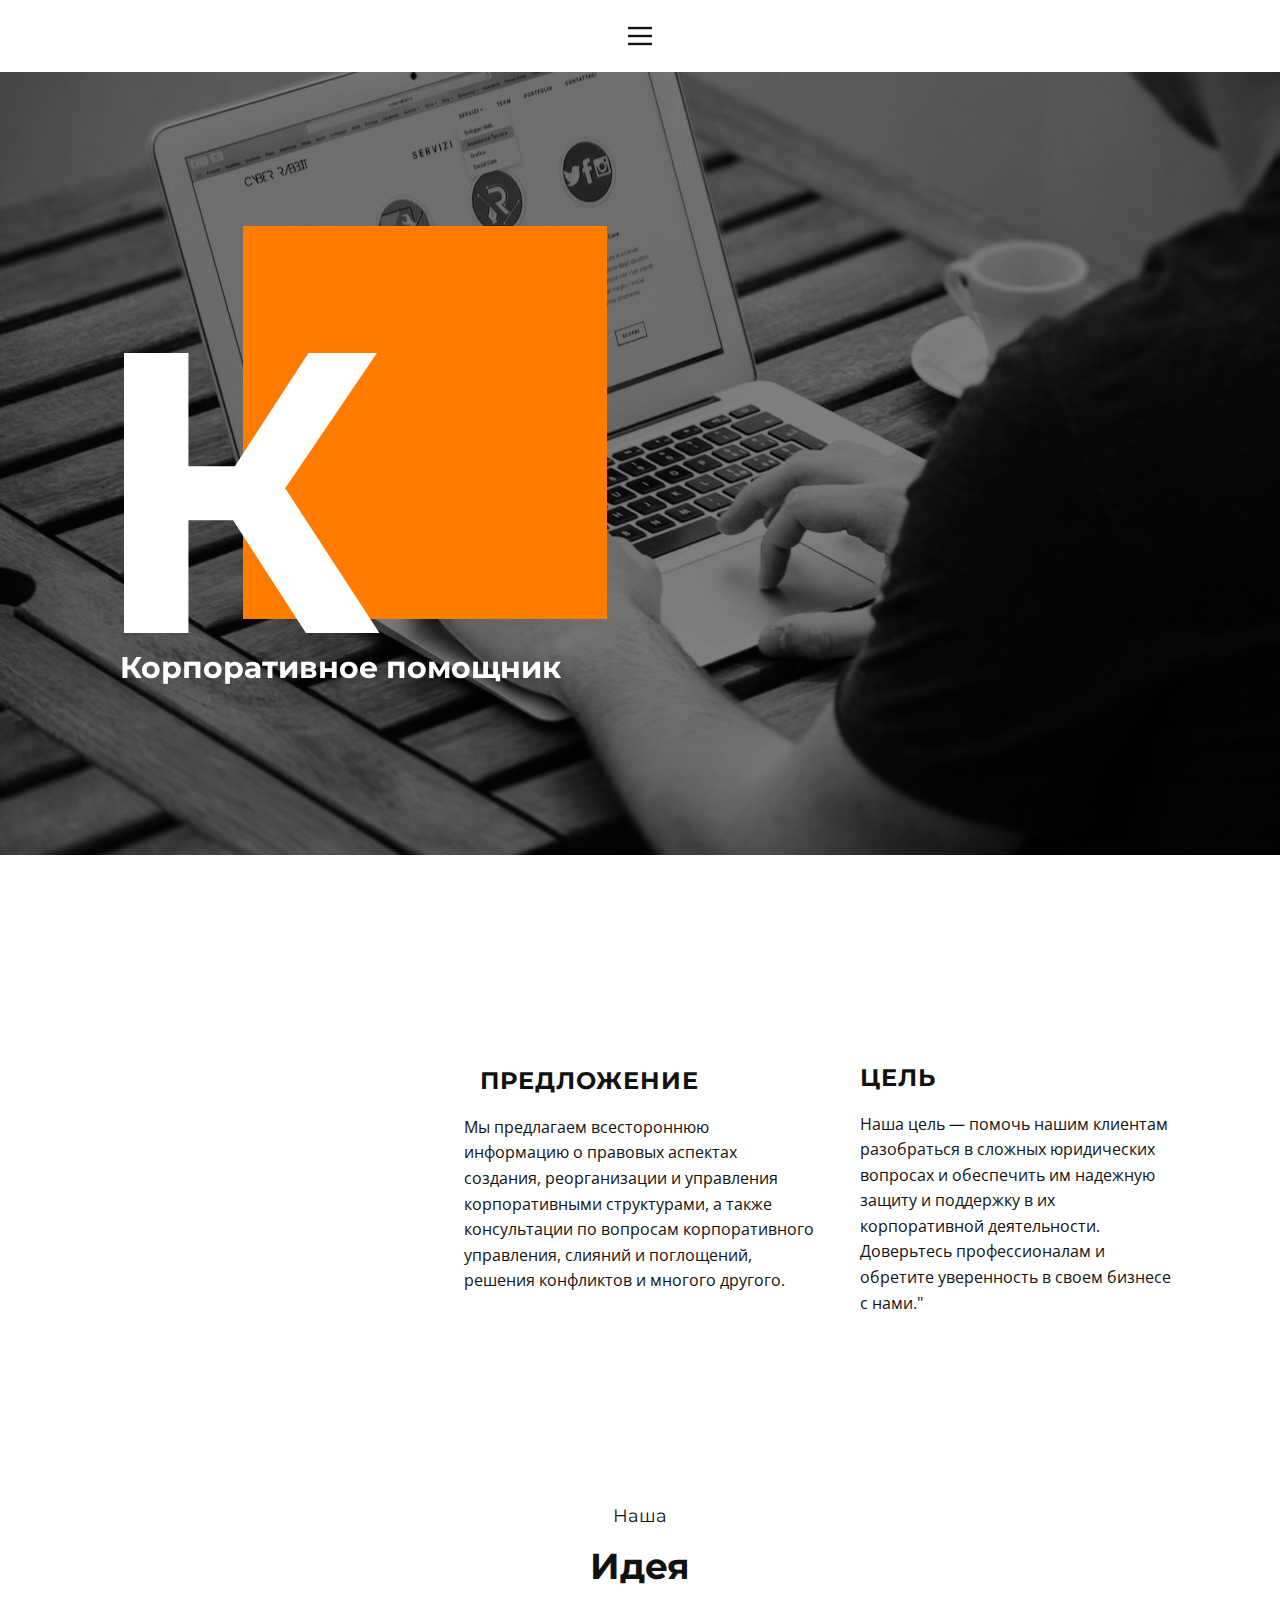
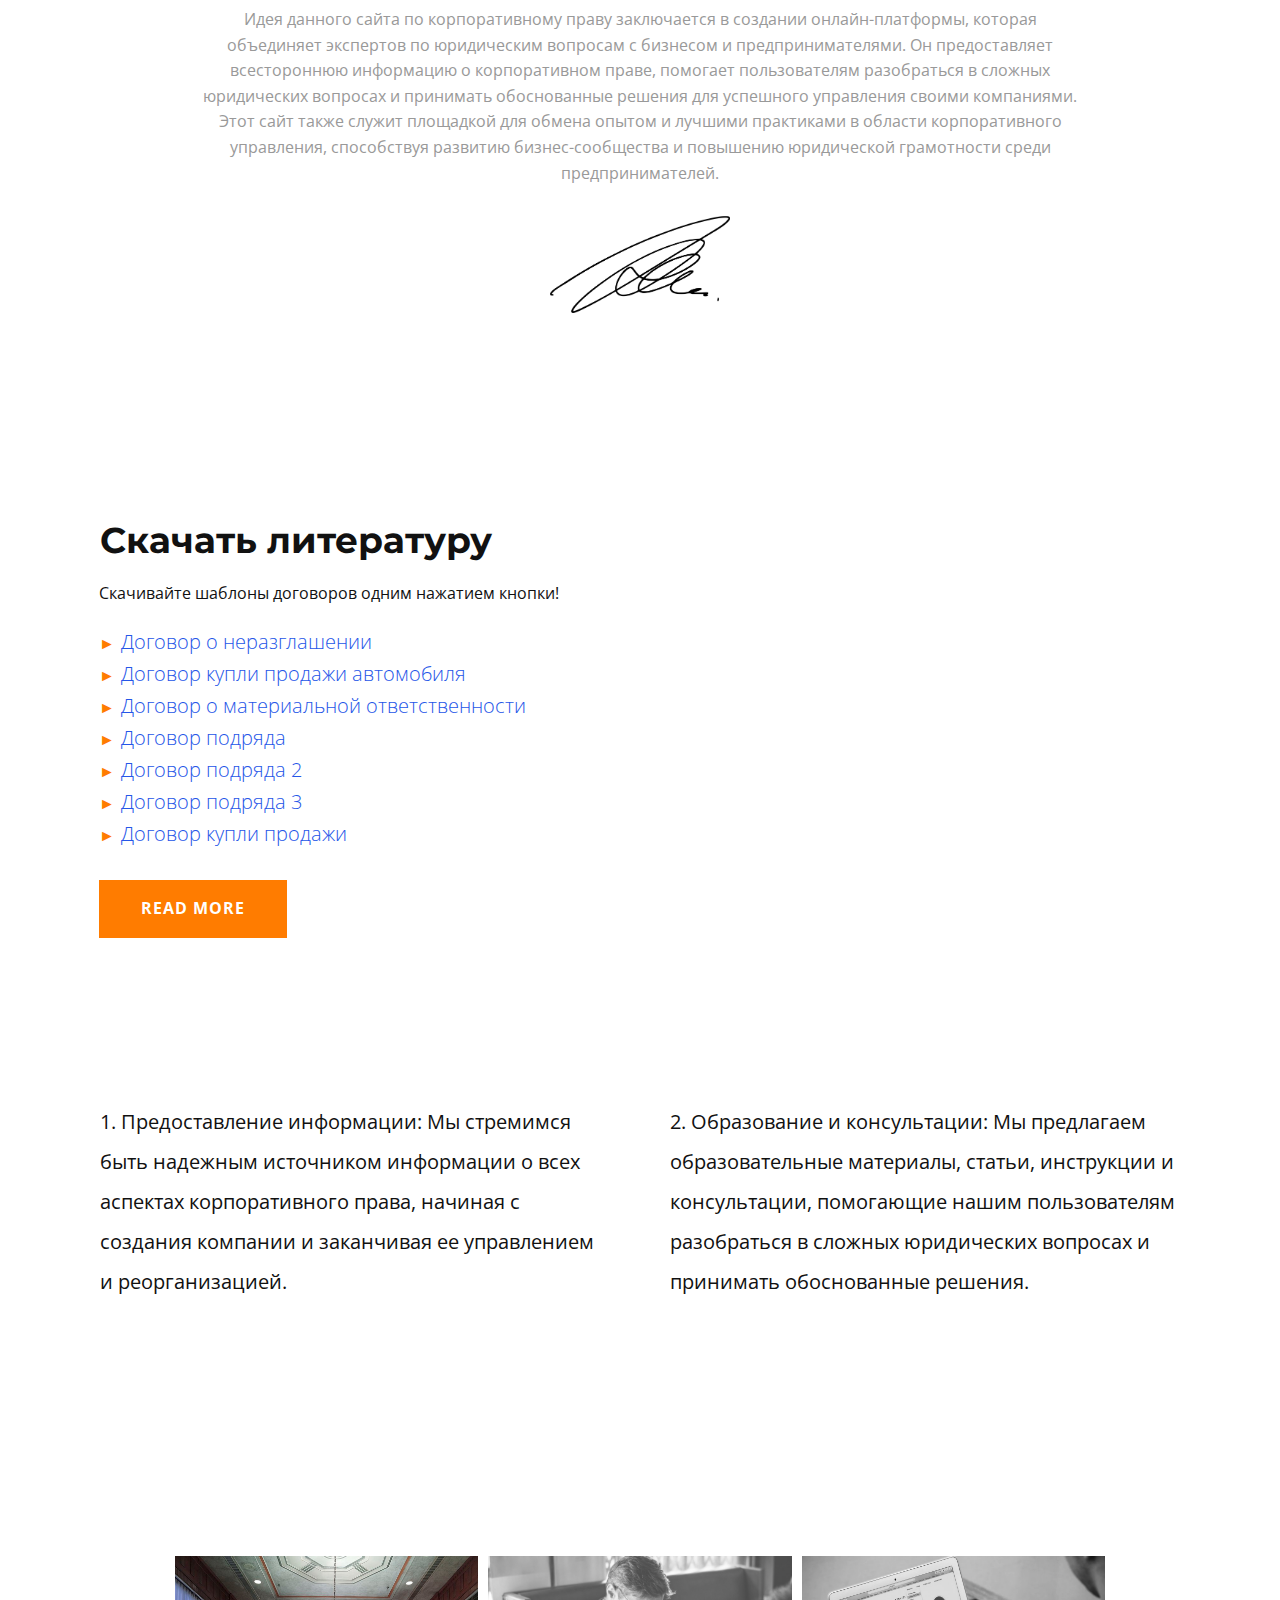
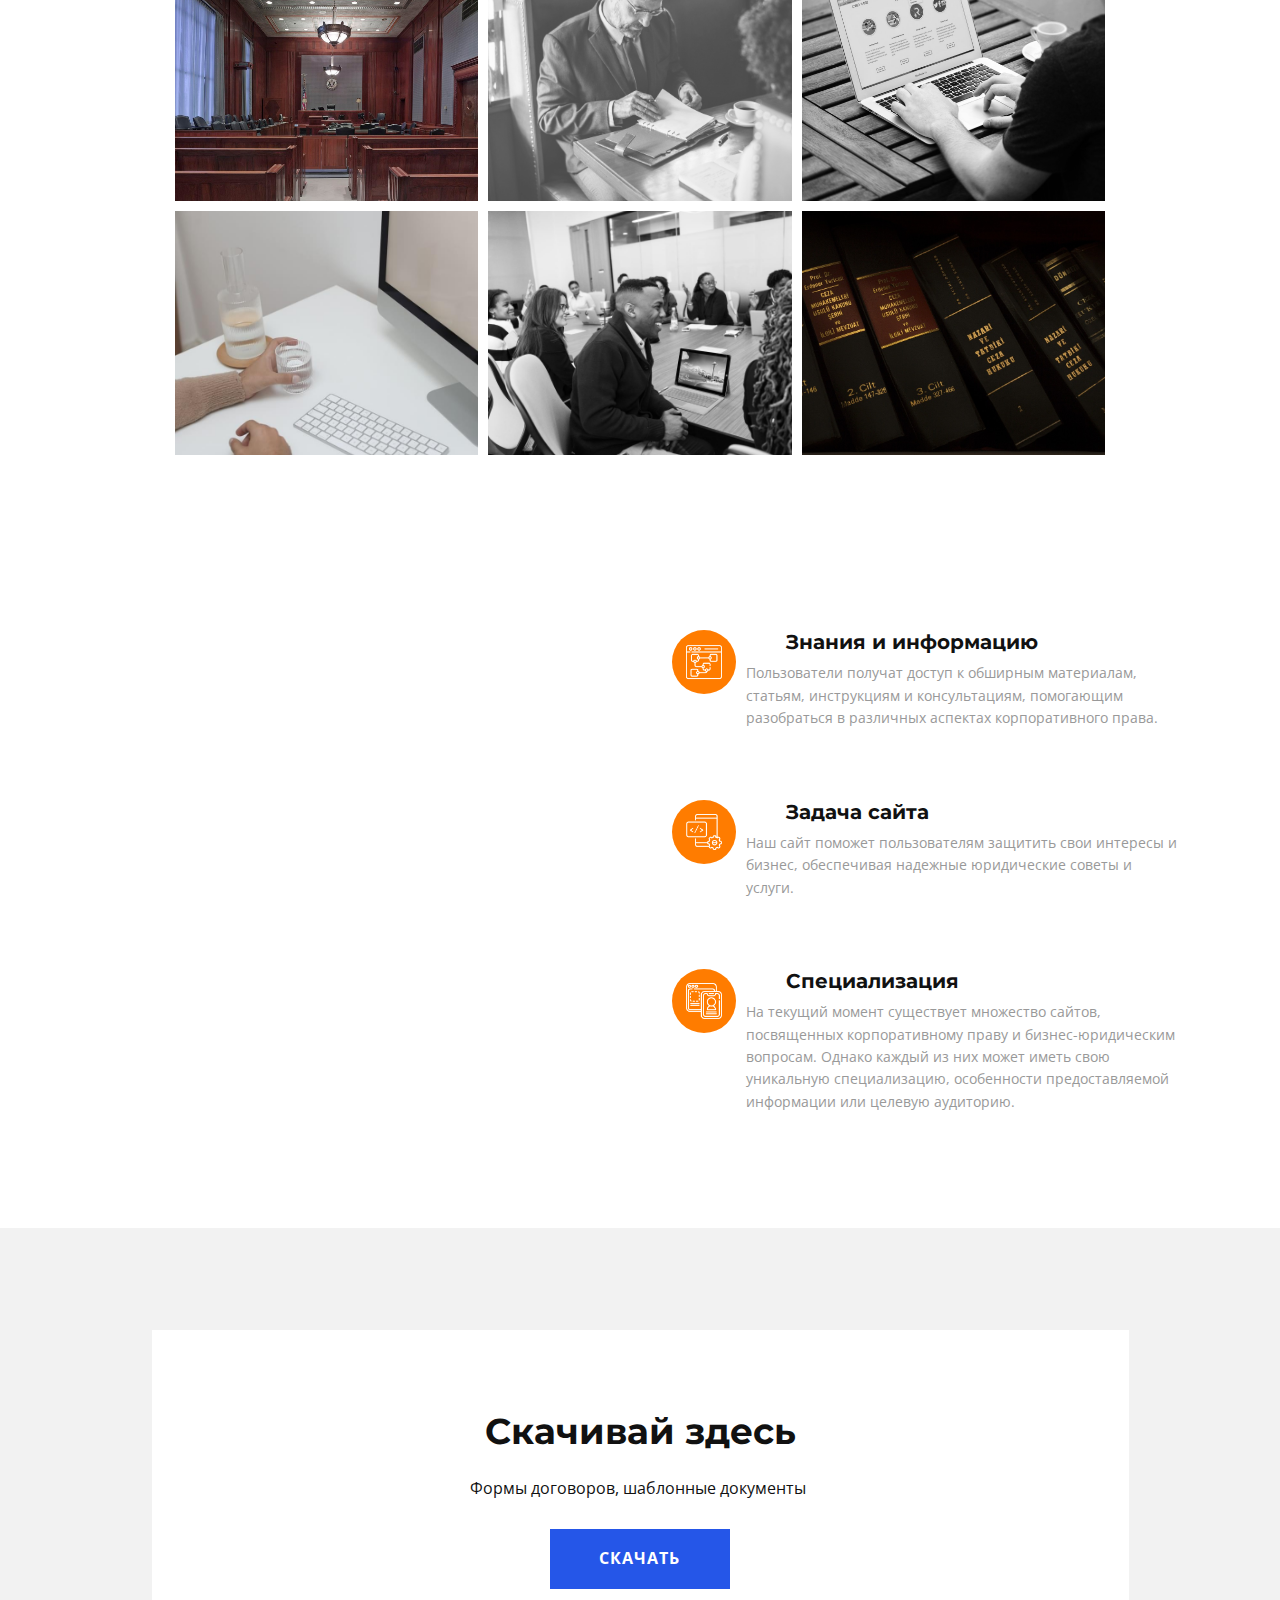
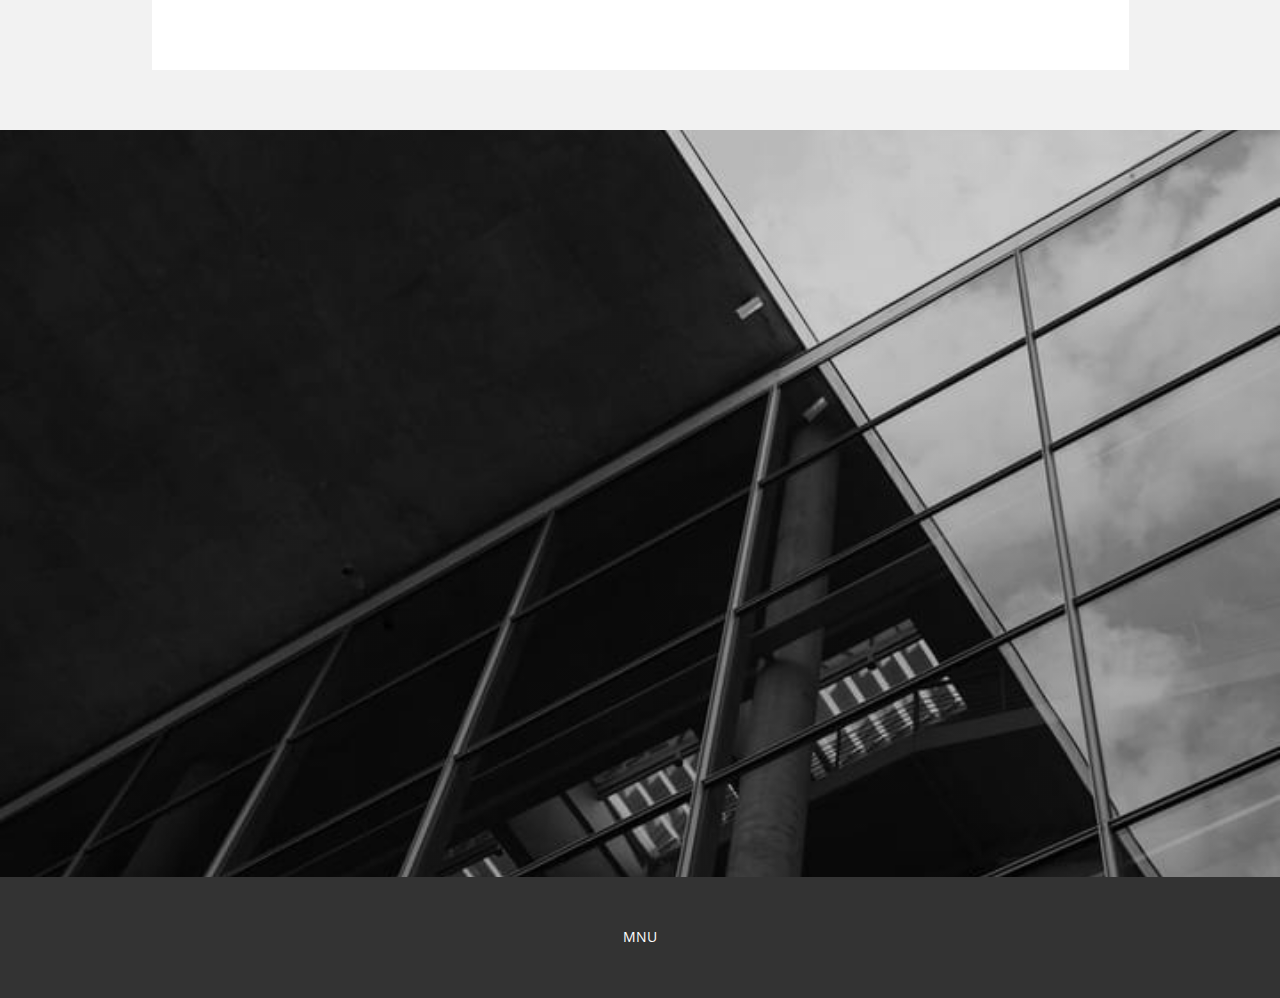
<file: index.html>
<!DOCTYPE html>
<html style="font-size: 16px;" lang="ru"><head>
    <meta name="viewport" content="width=device-width, initial-scale=1.0">
    <meta charset="utf-8">
    <meta name="keywords" content="B, ​We Can Help You Reach the Top of Search Results, Expert thinker, ​IT Solution Strategy Development For Your Bussiness, Download it now">
    <meta name="description" content="">
    <title>Главная</title>
    <link rel="stylesheet" href="nicepage.css" media="screen">
<link rel="stylesheet" href="Главная.css" media="screen">
    <script class="u-script" type="text/javascript" src="jquery.js" defer=""></script>
    <script class="u-script" type="text/javascript" src="nicepage.js" defer=""></script>
    <meta name="generator" content="Nicepage 6.5.3, nicepage.com">
    <meta name="referrer" content="origin">
    <link id="u-theme-google-font" rel="stylesheet" href="https://fonts.googleapis.com/css?family=Roboto:100,100i,300,300i,400,400i,500,500i,700,700i,900,900i|Open+Sans:300,300i,400,400i,500,500i,600,600i,700,700i,800,800i">
    <link id="u-page-google-font" rel="stylesheet" href="https://fonts.googleapis.com/css?family=Montserrat:100,100i,200,200i,300,300i,400,400i,500,500i,600,600i,700,700i,800,800i,900,900i">
    
    
    
    
    
    
    
    
    
    
    
    <script type="application/ld+json">{
		"@context": "http://schema.org",
		"@type": "Organization",
		"name": ""
}</script>
    <meta name="theme-color" content="#2556e8">
    <meta property="og:title" content="Главная">
    <meta property="og:type" content="website">
  <meta data-intl-tel-input-cdn-path="intlTelInput/"></head>
  <body data-home-page="Главная.html" data-home-page-title="Главная" data-path-to-root="./" data-include-products="false" class="u-body u-xl-mode" data-lang="ru"><header class="u-align-center u-clearfix u-header u-header" id="sec-4db8">
    <div class="u-clearfix u-sheet u-sheet-1">
        <nav class="u-align-left u-menu u-menu-hamburger u-offcanvas u-menu-1" data-responsive-from="XL">
            <div class="menu-collapse">
                <a class="u-button-style u-nav-link" href="#" style="padding: 4px 0px; font-size: calc(1em + 8px);">
                    <svg class="u-svg-link" preserveAspectRatio="xMidYMin slice" viewBox="0 0 302 302" style=""><use xmlns:xlink="http://www.w3.org/1999/xlink" xlink:href="#svg-5c50"></use></svg>
                    <svg xmlns="http://www.w3.org/2000/svg" xmlns:xlink="http://www.w3.org/1999/xlink" version="1.1" id="svg-5c50" x="0px" y="0px" viewBox="0 0 302 302" style="enable-background:new 0 0 302 302;" xml:space="preserve" class="u-svg-content"><g><rect y="36" width="302" height="30"></rect><rect y="236" width="302" height="30"></rect><rect y="136" width="302" height="30"></rect>
</g><g></g><g></g><g></g><g></g><g></g><g></g><g></g><g></g><g></g><g></g><g></g><g></g><g></g><g></g><g></g></svg>
                </a>
            </div>
            <div class="u-nav-container">
                <ul class="u-nav u-unstyled u-nav-1">
                    <li class="u-nav-item">
                        <a class="u-button-style u-nav-link u-text-active-palette-1-base u-text-hover-palette-2-base" href="Главная.html" style="padding: 10px 20px;">Главная</a>
                    </li>
                    <li class="u-nav-item">
                        <a class="u-button-style u-nav-link u-text-active-palette-1-base u-text-hover-palette-2-base" href="О-нас.html" style="padding: 10px 20px;">О нас</a>
                    </li>
			<li class="u-nav-item"><a class="u-button-style u-nav-link u-text-active-palette-1-base u-text-hover-palette-2-base" href="Контакты.html" style="padding: 10px 20px;>Контакты</a>
                    <li class="u-nav-item">
                        <a class="u-button-style u-nav-link u-text-active-palette-1-base u-text-hover-palette-2-base" href="Страница-1.html" style="padding: 10px 20px;">Страница 1</a>
                    </li>
                    <li class="u-nav-item">
                        <a class="u-button-style u-nav-link u-text-active-palette-1-base u-text-hover-palette-2-base" href="Страница-2.html" style="padding: 10px 20px;">Страница 2</a>
                    </li>
                    <li class="u-nav-item">
                        <a class="u-button-style u-nav-link u-text-active-palette-1-base u-text-hover-palette-2-base" href="Страница-3.html" style="padding: 10px 20px;">Страница 3</a>
                    </li>
                </ul>
            </div>
            <div class="u-nav-container-collapse">
                <div class="u-align-center u-black u-container-style u-inner-container-layout u-opacity u-opacity-95 u-sidenav">
                    <div class="u-inner-container-layout u-sidenav-overflow">
                        <div class="u-menu-close"></div>
                        <ul class="u-align-center u-nav u-popupmenu-items u-unstyled u-nav-2">
                            <li class="u-nav-item">
                                <a class="u-button-style u-nav-link" href="Главная.html">Главная</a>
                            </li>
                            <li class="u-nav-item">
                                <a class="u-button-style u-nav-link" href="О-нас.html">О нас</a>
                            </li>
                            <li class="u-nav-item"><a class="u-button-style u-nav-link" href="Контакты.html">Контакты</a>
                            <li class="u-nav-item">
                                <a class="u-button-style u-nav-link" href="Страница-1.html">Страница 1</a>
                            </li>
                            <li class="u-nav-item">
                                <a class="u-button-style u-nav-link" href="Страница-2.html">Страница 2</a>
                            </li>
                            <li class="u-nav-item">
                                <a class="u-button-style u-nav-link" href="Страница-3.html">Страница 3</a>
                            </li>
                        </ul>
                    </div>
                </div>
                <div class="u-black u-menu-overlay u-opacity u-opacity-70"></div>
            </div>
        </nav>
    </div>
</header>
    <section class="u-align-center u-clearfix u-container-align-left u-image u-shading u-section-1" id="carousel_39b9" data-image-width="1280" data-image-height="960">
      <div class="u-clearfix u-sheet u-valign-middle-lg u-valign-middle-md u-valign-middle-sm u-valign-middle-xl u-sheet-1">
        <div class="u-container-style u-expanded-width-xs u-group u-shape-rectangle u-group-1" data-animation-name="customAnimationIn" data-animation-duration="2000">
          <div class="u-container-layout u-container-layout-1">
            <div class="u-palette-2-base u-shape u-shape-rectangle u-shape-1" data-animation-name="customAnimationIn" data-animation-duration="2000" data-animation-delay="0"></div>
            <h1 class="u-align-center u-custom-font u-font-montserrat u-text u-text-body-alt-color u-text-default u-text-1">К </h1>
            <h5 class="u-align-left u-text u-text-2">Корпоративное помощник </h5>
          </div>
        </div>
      </div>
    </section>
    <section class="u-clearfix u-section-2" id="carousel_6d0e">
      <div class="u-expanded-width u-palette-5-base u-shape u-shape-rectangle u-shape-1" data-animation-name="customAnimationIn" data-animation-duration="2000" data-animation-delay="0"></div>
      <div class="data-layout-selected u-clearfix u-layout-wrap u-layout-wrap-1">
        <div class="u-layout">
          <div class="u-layout-row">
            <div class="u-container-align-center-sm u-container-align-center-xs u-container-style u-layout-cell u-palette-2-base u-size-20 u-layout-cell-1" data-animation-name="customAnimationIn" data-animation-duration="2000">
              <div class="u-container-layout u-valign-middle-sm u-valign-middle-xs u-container-layout-1">
                <h2 class="u-custom-font u-font-montserrat u-text u-text-body-alt-color u-text-default u-text-1"> "Добро пожаловать на наш сайт, посвященный корпоративному праву — важной отрасли, определяющей правовые отношения в сфере бизнеса и управления компаниями. </h2>
              </div>
            </div>
            <div class="u-container-align-center-xs u-container-style u-layout-cell u-size-20 u-white u-layout-cell-2">
              <div class="u-container-layout u-container-layout-2">
                <h4 class="u-align-center-xs u-custom-font u-font-montserrat u-text u-text-default u-text-2"> Предложение</h4>
                <p class="u-align-center-xs u-text u-text-default u-text-3"> Мы предлагаем всестороннюю информацию о правовых аспектах создания, реорганизации и управления корпоративными структурами, а также консультации по вопросам корпоративного управления, слияний и поглощений, решения конфликтов и многого другого.</p>
              </div>
            </div>
            <div class="u-container-align-center-xs u-container-style u-layout-cell u-size-20 u-white u-layout-cell-3">
              <div class="u-container-layout u-valign-middle u-container-layout-3">
                <h4 class="u-align-center-xs u-custom-font u-font-montserrat u-text u-text-default u-text-4">ЦЕЛЬ</h4>
                <p class="u-align-center-xs u-text u-text-5"> Наша цель — помочь нашим клиентам разобраться в сложных юридических вопросах и обеспечить им надежную защиту и поддержку в их корпоративной деятельности. Доверьтесь профессионалам и обретите уверенность в своем бизнесе с нами."</p>
              </div>
            </div>
          </div>
        </div>
      </div>
    </section>
    <section class="u-clearfix u-container-align-center u-section-3" id="carousel_654c">
      <div class="u-clearfix u-sheet u-valign-middle u-sheet-1">
        <h6 class="u-align-center u-text u-text-default u-text-1">Наша</h6>
        <h2 class="u-align-center u-text u-text-default u-text-2">Идея</h2>
        <p class="u-align-center u-text u-text-grey-40 u-text-3"> Идея данного сайта по корпоративному праву заключается в создании онлайн-платформы, которая объединяет экспертов по юридическим вопросам с бизнесом и предпринимателями. Он предоставляет всестороннюю информацию о корпоративном праве, помогает пользователям разобраться в сложных юридических вопросах и принимать обоснованные решения для успешного управления своими компаниями. Этот сайт также служит площадкой для обмена опытом и лучшими практиками в области корпоративного управления, способствуя развитию бизнес-сообщества и повышению юридической грамотности среди предпринимателей.</p>
        <img class="u-image u-image-contain u-image-default u-image-1" src="images/231-2318510_picture-freeuse-library-drawing-signatures-fictitious-bill-kaulitz.png" alt="" data-image-width="1963" data-image-height="1052">
      </div>
    </section>
    <section class="u-clearfix u-section-4" id="carousel_7a32">
      <div class="u-clearfix u-sheet u-sheet-1">
        <div class="data-layout-selected u-clearfix u-expanded-width u-layout-wrap u-layout-wrap-1">
          <div class="u-layout">
            <div class="u-layout-row">
              <div class="u-container-align-center-xs u-container-style u-layout-cell u-shape-rectangle u-size-30 u-layout-cell-1">
                <div class="u-container-layout u-valign-middle-sm u-valign-middle-xs u-container-layout-1">
                  <h2 class="u-align-center-xs u-custom-font u-font-montserrat u-text u-text-1" id="docs"> Скачать литературу</h2>
                  <p class="u-align-center-xs u-text u-text-2"> Скачивайте шаблоны договоров одним нажатием кнопки! </p>
                  <ul class="u-align-center-xs u-custom-list u-text u-text-default u-text-3">
                    <li>
                      <div class="u-list-icon u-text-palette-2-base">
                        <div xmlns="http://www.w3.org/2000/svg" xmlns:xlink="http://www.w3.org/1999/xlink" version="1.1" xml:space="preserve" class="u-svg-content">►</div>
                      </div> <a href="dog_conidential.docx" download="" >Договор о неразглашении</a> 
                    </li>
                    <li>
                      <div class="u-list-icon u-text-palette-2-base">
                        <div xmlns="http://www.w3.org/2000/svg" xmlns:xlink="http://www.w3.org/1999/xlink" version="1.1" xml:space="preserve" class="u-svg-content">►</div>
                      </div> <a href="dog_kuplya_avto.docx" download="" >Договор купли продажи автомобиля</a> 
                    </li>
		   <li>
                      <div class="u-list-icon u-text-palette-2-base">
                        <div xmlns="http://www.w3.org/2000/svg" xmlns:xlink="http://www.w3.org/1999/xlink" version="1.1" xml:space="preserve" class="u-svg-content">►</div>
                      </div> <a href="dog_matotvet.docx" download="" >Договор о материальной ответственности</a> 
                    </li>
			<li>
                      <div class="u-list-icon u-text-palette-2-base">
                        <div xmlns="http://www.w3.org/2000/svg" xmlns:xlink="http://www.w3.org/1999/xlink" version="1.1" xml:space="preserve" class="u-svg-content">►</div>
                      </div> <a href="dog_podryad.docx" download="" >Договор подряда</a> 
                    </li>  
			<li>
                      <div class="u-list-icon u-text-palette-2-base">
                        <div xmlns="http://www.w3.org/2000/svg" xmlns:xlink="http://www.w3.org/1999/xlink" version="1.1" xml:space="preserve" class="u-svg-content">►</div>
                      </div> <a href="dog_podryad_bytovoy.docx" download="" >Договор подряда 2</a> 
                    </li>   
			<li>
                      <div class="u-list-icon u-text-palette-2-base">
                        <div xmlns="http://www.w3.org/2000/svg" xmlns:xlink="http://www.w3.org/1999/xlink" version="1.1" xml:space="preserve" class="u-svg-content">►</div>
                      </div> <a href="dog_podryad_proektir.docx" download="" >Договор подряда 3</a> 
                    </li>   
			  <li>
                      <div class="u-list-icon u-text-palette-2-base">
                        <div xmlns="http://www.w3.org/2000/svg" xmlns:xlink="http://www.w3.org/1999/xlink" version="1.1" xml:space="preserve" class="u-svg-content">►</div>
                      </div> <a href="dog_sale_simple.docx" download="" >Договор купли продажи</a> 
                    </li> 
                  </ul>
                  <a href="О-нас.html"  class="u-align-center-xs u-border-none u-btn u-button-style u-hover-palette-1-base u-palette-2-base u-btn-1">read more</a>
                </div>
              </div>
              <div class="u-container-style u-image u-layout-cell u-size-30 u-image-1" data-image-width="2000" data-image-height="1334" data-animation-name="customAnimationIn" data-animation-duration="2000">
                <div class="u-container-layout u-valign-bottom u-container-layout-2"></div>
              </div>
            </div>
          </div>
        </div>
      </div>
    </section>
    <section class="u-align-left u-clearfix u-section-5" id="carousel_ef9a">
      <div class="u-clearfix u-sheet u-valign-top u-sheet-1">
        <div class="u-expanded-width u-list u-list-1">
          <div class="u-repeater u-repeater-1">
            <div class="u-container-style u-list-item u-repeater-item">
              <div class="u-container-layout u-similar-container u-container-layout-1">
                <p class="u-text u-text-default u-text-1" data-animation-name="" data-animation-duration="0" data-animation-delay="0" data-animation-direction=""> 1. Предоставление информации: Мы стремимся быть надежным источником информации о всех аспектах корпоративного права, начиная с создания компании и заканчивая ее управлением и реорганизацией.<br>
                </p>
              </div>
            </div>
            <div class="u-container-style u-list-item u-repeater-item">
              <div class="u-container-layout u-similar-container u-container-layout-2">
                <p class="u-text u-text-default u-text-2" data-animation-name="" data-animation-duration="0" data-animation-delay="0" data-animation-direction=""> 2. Образование и консультации: Мы предлагаем образовательные материалы, статьи, инструкции и консультации, помогающие нашим пользователям разобраться в сложных юридических вопросах и принимать обоснованные решения.<br>
                </p>
              </div>
            </div>
          </div>
        </div>
      </div>
    </section>
    <section class="u-align-center u-clearfix u-section-6" id="carousel_952e">
      <div class="u-expanded-width u-palette-1-base u-shape u-shape-rectangle u-shape-1" data-animation-name="customAnimationIn" data-animation-duration="2000"></div>
      <p class="u-text u-text-body-alt-color u-text-1"> 3. Поддержка бизнеса: Наша цель — обеспечить бизнесы надежными юридическими советами и услугами, чтобы помочь им преуспеть, расти и защищать свои интересы в сфере корпоративного права.<br>
      </p>
      <div class="u-gallery u-layout-grid u-lightbox u-no-transition u-show-text-none u-gallery-1">
        <div class="u-gallery-inner u-gallery-inner-1">
          <div class="u-effect-hover-zoom u-gallery-item">
            <div class="u-back-slide" data-image-width="1280" data-image-height="964">
              <img class="u-back-image u-expanded" src="images/ac6eea304ea1dbe6d56565d3ab83833a625bf908aa05ef1d0a02d2b6f826100469731b0f69b7dfde126541574cd2682b5324f1e0dd238a3e28e1e9_1280.jpg">
            </div>
            <div class="u-over-slide u-shading u-over-slide-1"></div>
          </div>
          <div class="u-effect-hover-zoom u-gallery-item">
            <div class="u-back-slide" data-image-width="2000" data-image-height="1334">
              <img class="u-back-image u-expanded" src="images/business-people-discussing-cafecopy.jpg">
            </div>
            <div class="u-over-slide u-shading u-over-slide-2"></div>
          </div>
          <div class="u-effect-hover-zoom u-gallery-item">
            <div class="u-back-slide" data-image-width="1280" data-image-height="960">
              <img class="u-back-image u-expanded" src="images/pexels-pixabay-209151copy.jpg">
            </div>
            <div class="u-over-slide u-shading u-over-slide-3"></div>
          </div>
          <div class="u-effect-hover-zoom u-gallery-item">
            <div class="u-back-slide" data-image-width="720" data-image-height="1080">
              <img class="u-back-image u-expanded" src="images/pexels-cup-of-couple-6177571.jpg">
            </div>
            <div class="u-over-slide u-shading u-over-slide-4"></div>
          </div>
          <div class="u-effect-hover-zoom u-gallery-item">
            <div class="u-back-slide" data-image-width="1618" data-image-height="1080">
              <img class="u-back-image u-expanded" src="images/pexels-photo-1181400.jpeg">
            </div>
            <div class="u-over-slide u-shading u-over-slide-5"></div>
          </div>
          <div class="u-effect-hover-zoom u-gallery-item">
            <div class="u-back-slide" data-image-width="1280" data-image-height="757">
              <img class="u-back-image u-expanded" src="images/f916454ed9b6873ce29a012e5f4065c4d69ef3f3936f4a835bd21b5a8f6a0915d8cf970eebed82ab5dcdfa77dbe01e5d9928d50a49f858cea02b86_1280.jpg">
            </div>
            <div class="u-over-slide u-shading u-over-slide-6"></div>
          </div>
        </div>
      </div>
    </section>
    <section class="u-align-center u-clearfix u-section-7" id="carousel_3d5f">
      <div class="u-clearfix u-sheet u-sheet-1">
        <div class="data-layout-selected u-clearfix u-expanded-width u-layout-wrap u-layout-wrap-1">
          <div class="u-layout">
            <div class="u-layout-row">
              <div class="u-align-left u-container-style u-image u-layout-cell u-size-30 u-image-1" data-animation-name="customAnimationIn" data-animation-duration="2000" data-image-width="1280" data-image-height="757">
                <div class="u-container-layout u-container-layout-1"></div>
              </div>
              <div class="u-container-style u-layout-cell u-shape-rectangle u-size-30 u-layout-cell-2">
                <div class="u-container-layout u-valign-bottom-lg u-valign-bottom-md u-valign-bottom-xl u-container-layout-2">
                  <div class="u-expanded-width u-list u-list-1">
                    <div class="u-repeater u-repeater-1">
                      <div class="u-align-left u-border-2 u-border-white u-container-style u-list-item u-repeater-item u-list-item-1">
                        <div class="u-container-layout u-similar-container u-container-layout-3"><span class="u-file-icon u-icon u-icon-circle u-palette-2-base u-icon-1"><img src="images/1548686-9484adf8.png" alt=""></span>
                          <h5 class="u-text u-text-default u-text-1"> Знания и информацию</h5>
                          <p class="u-text u-text-grey-40 u-text-2">Пользователи получат доступ к обширным материалам, статьям, инструкциям и консультациям, помогающим разобраться в различных аспектах корпоративного права.</p>
                        </div>
                      </div>
                      <div class="u-align-left u-border-2 u-border-white u-container-style u-list-item u-repeater-item u-list-item-2">
                        <div class="u-container-layout u-similar-container u-container-layout-4"><span class="u-file-icon u-icon u-icon-circle u-palette-2-base u-icon-2"><img src="images/1688519-b3d4c6a1.png" alt=""></span>
                          <h5 class="u-text u-text-default u-text-3"> Задача сайта</h5>
                          <p class="u-text u-text-grey-40 u-text-4"> Наш сайт поможет пользователям защитить свои интересы и бизнес, обеспечивая надежные юридические советы и услуги.</p>
                        </div>
                      </div>
                      <div class="u-align-left u-border-2 u-border-white u-container-style u-list-item u-repeater-item u-list-item-3">
                        <div class="u-container-layout u-similar-container u-container-layout-5"><span class="u-file-icon u-icon u-icon-circle u-palette-2-base u-icon-3"><img src="images/4365874-63d7cd48.png" alt=""></span>
                          <h5 class="u-text u-text-default u-text-5"> Специализация</h5>
                          <p class="u-text u-text-grey-40 u-text-6"> На текущий момент существует множество сайтов, посвященных корпоративному праву и бизнес-юридическим вопросам. Однако каждый из них может иметь свою уникальную специализацию, особенности предоставляемой информации или целевую аудиторию.</p>
                        </div>
                      </div>
                    </div>
                  </div>
                </div>
              </div>
            </div>
          </div>
        </div>
      </div>
    </section>
    <section class="u-align-center u-clearfix u-grey-5 u-valign-top u-section-8" id="carousel_894a">
      <div class="u-expanded-width u-palette-2-base u-shape u-shape-rectangle u-shape-1" data-animation-name="customAnimationIn" data-animation-duration="2000"></div>
      <div class="u-align-center u-container-style u-group u-shape-rectangle u-white u-group-1">
        <div class="u-container-layout u-valign-middle u-container-layout-1">
          <h2 class="u-text u-text-default u-text-1">Скачивай здесь</h2>
          <p class="u-text u-text-2">Формы договоров, шаблонные документы&nbsp;</p>
          <a href="#docs" class="u-btn u-button-style u-hover-palette-1-light-2 u-palette-1-base u-btn-1" data-animation-name="" data-animation-duration="0" data-animation-delay="0" data-animation-direction="">Скачать</a>
        </div>
      </div>
    </section>
    <section class="u-clearfix u-image u-shading u-section-9" id="sec-fea4" data-image-width="720" data-image-height="1080">
      <div class="u-clearfix u-sheet u-valign-middle u-sheet-1">
        <div class="data-layout-selected u-clearfix u-expanded-width u-gutter-0 u-layout-wrap u-layout-wrap-1">
          <div class="u-layout">
            <div class="u-layout-row">
              <div class="u-align-center u-container-style u-layout-cell u-right-cell u-size-30 u-white u-layout-cell-1" data-animation-name="customAnimationIn" data-animation-duration="2000">
                <div class="u-container-layout u-valign-top u-container-layout-1">
                  <h6 class="u-custom-font u-font-montserrat u-text u-text-default u-text-1" data-animation-name="" data-animation-duration="0" data-animation-delay="0" data-animation-direction="">Contact Us</h6>
                  <div class="u-expanded-width u-form u-form-1">
                    <form action="https://forms.nicepagesrv.com/v2/form/process" class="u-clearfix u-form-spacing-15 u-form-vertical u-inner-form" style="padding: 0;" source="email" name="form">
                      <div class="u-form-group u-form-name">
                        <label for="name-daf4" class="u-label">Name</label>
                        <input type="text" placeholder="Enter your Name" id="name-daf4" name="name" class="u-border-none u-grey-5 u-input u-input-rectangle" required="">
                      </div>
                      <div class="u-form-email u-form-group">
                        <label for="email-daf4" class="u-label">Email</label>
                        <input type="email" placeholder="Enter a valid email address" id="email-daf4" name="email" class="u-border-none u-grey-5 u-input u-input-rectangle" required="">
                      </div>
                      <div class="u-form-group u-form-message">
                        <label for="message-daf4" class="u-label">Message</label>
                        <textarea placeholder="" rows="4" cols="50" id="message-daf4" name="message" class="u-border-none u-grey-5 u-input u-input-rectangle" required=""></textarea>
                      </div>
                      <div class="u-form-agree u-form-group u-form-group-4">
                        <label class="u-block-e138-43 u-field-label" style=""></label>
                        <input type="checkbox" id="agree-f183" name="agree" class="u-agree-checkbox u-field-input" required="">
                        <label for="agree-f183" class="u-block-e138-32 u-field-label" style="">I accept the <a href="#">Terms of Service</a>
                        </label>
                      </div>
                      <div class="u-align-left u-form-group u-form-submit">
                        <a href="#" class="u-active-palette-1-light-2 u-border-none u-btn u-btn-submit u-button-style u-hover-palette-1-light-2 u-palette-2-base u-btn-1">Submit</a>
                        <input type="submit" value="submit" class="u-form-control-hidden">
                      </div>
                      <div class="u-form-send-message u-form-send-success"> Thank you! Your message has been sent. </div>
                      <div class="u-form-send-error u-form-send-message"> Unable to send your message. Please fix errors then try again. </div>
                      <input type="hidden" value="" name="recaptchaResponse">
                      <input type="hidden" name="formServices" value="3a398edd-bbd3-99d8-76f1-2dfd9f0b1d51">
                    </form>
                  </div>
                </div>
              </div>
              <div class="u-align-center u-container-style u-layout-cell u-opacity u-opacity-75 u-palette-1-base u-shape-rectangle u-size-30 u-layout-cell-2" data-animation-name="customAnimationIn" data-animation-duration="2000" data-animation-delay="0">
                <div class="u-container-layout u-valign-middle u-container-layout-2">
                  <h6 class="u-text u-text-white u-text-2">Горячая линия </h6>
                  <p class="u-text u-text-3">8 747 501 3873<br> 8 747 501 3873
                  </p>
                  <h6 class="u-text u-text-white u-text-4" data-animation-name="" data-animation-duration="0" data-animation-delay="0" data-animation-direction="">ГДе мы находимся </h6>
                  <p class="u-text u-text-5">Шоссе Коргалжын 8, Университет МНУ</p>
                </div>
              </div>
            </div>
          </div>
        </div>
      </div>
    </section>
    
    
    
    <footer class="u-align-center u-clearfix u-footer u-grey-80 u-footer" id="sec-60a6"><div class="u-clearfix u-sheet u-sheet-1">
        <p class="u-small-text u-text u-text-variant u-text-1">MNU </p>
      </div></footer>
  
</body></html>
</file>
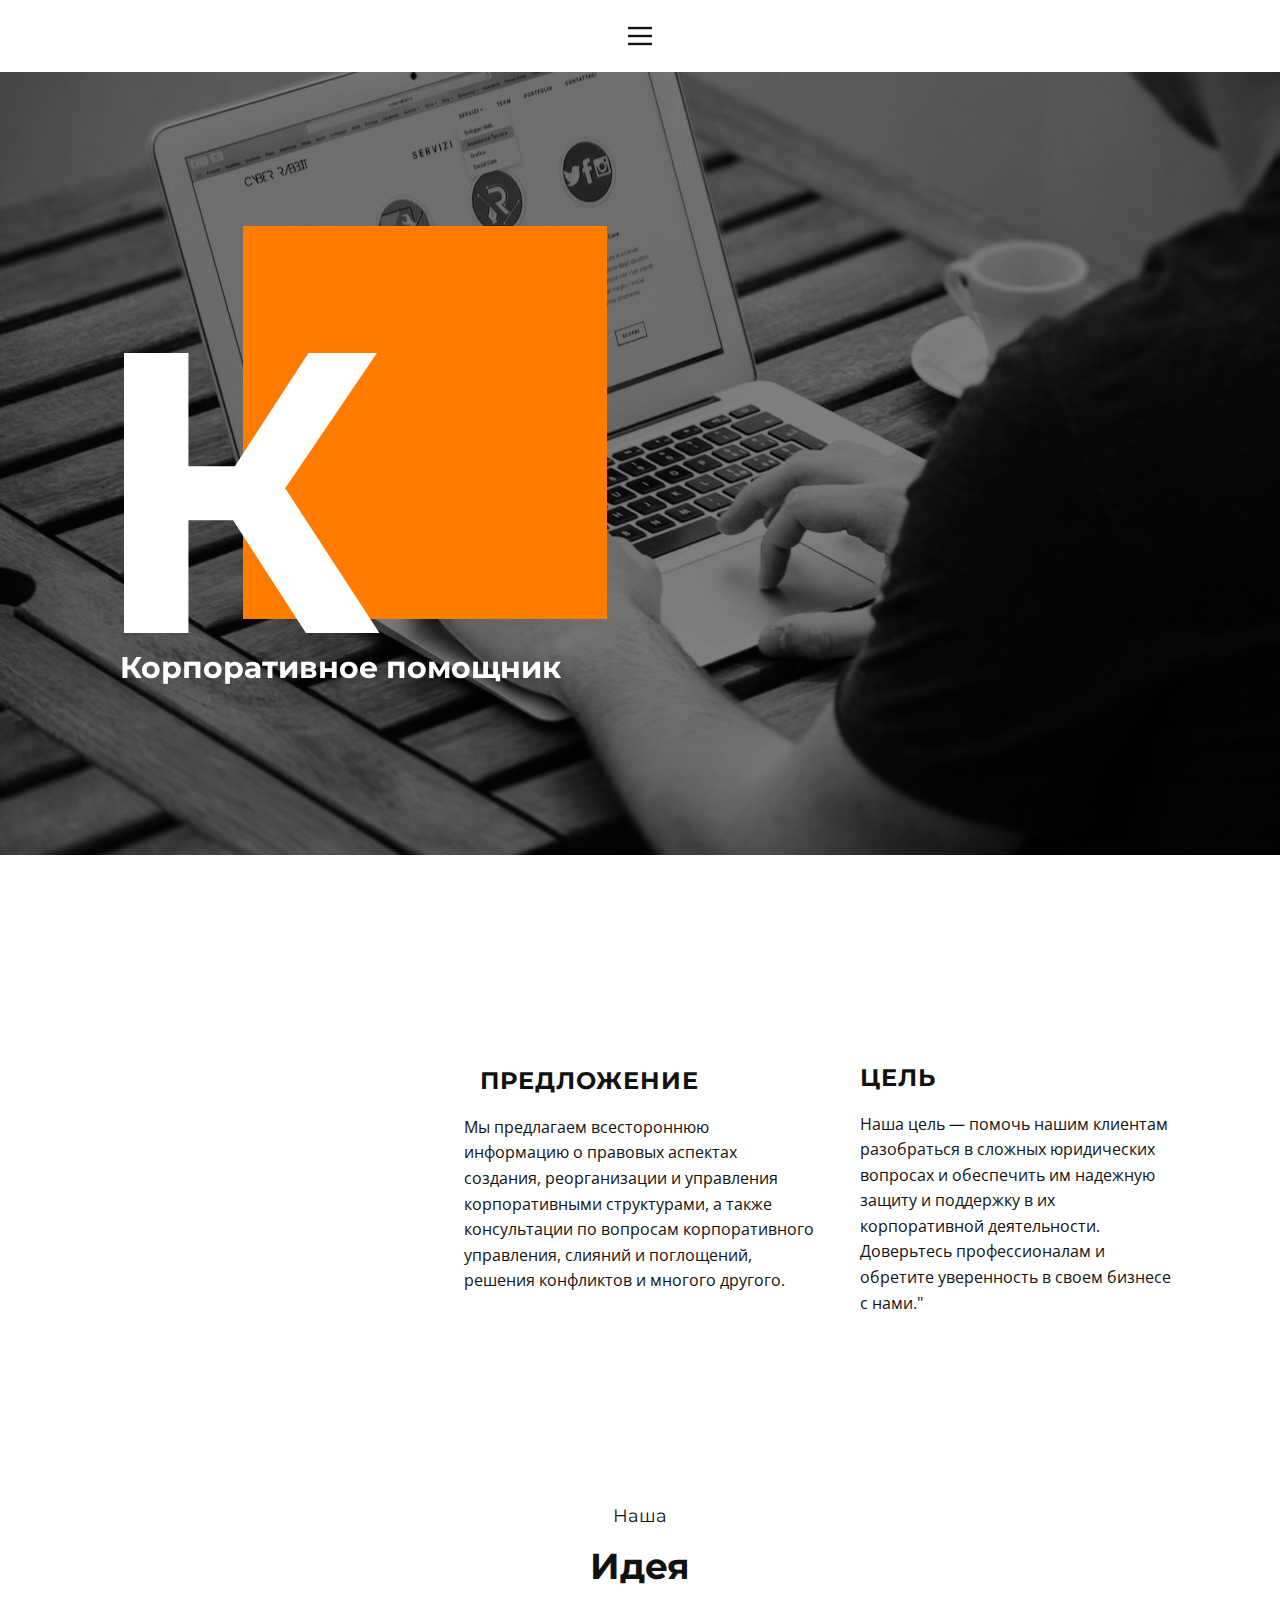
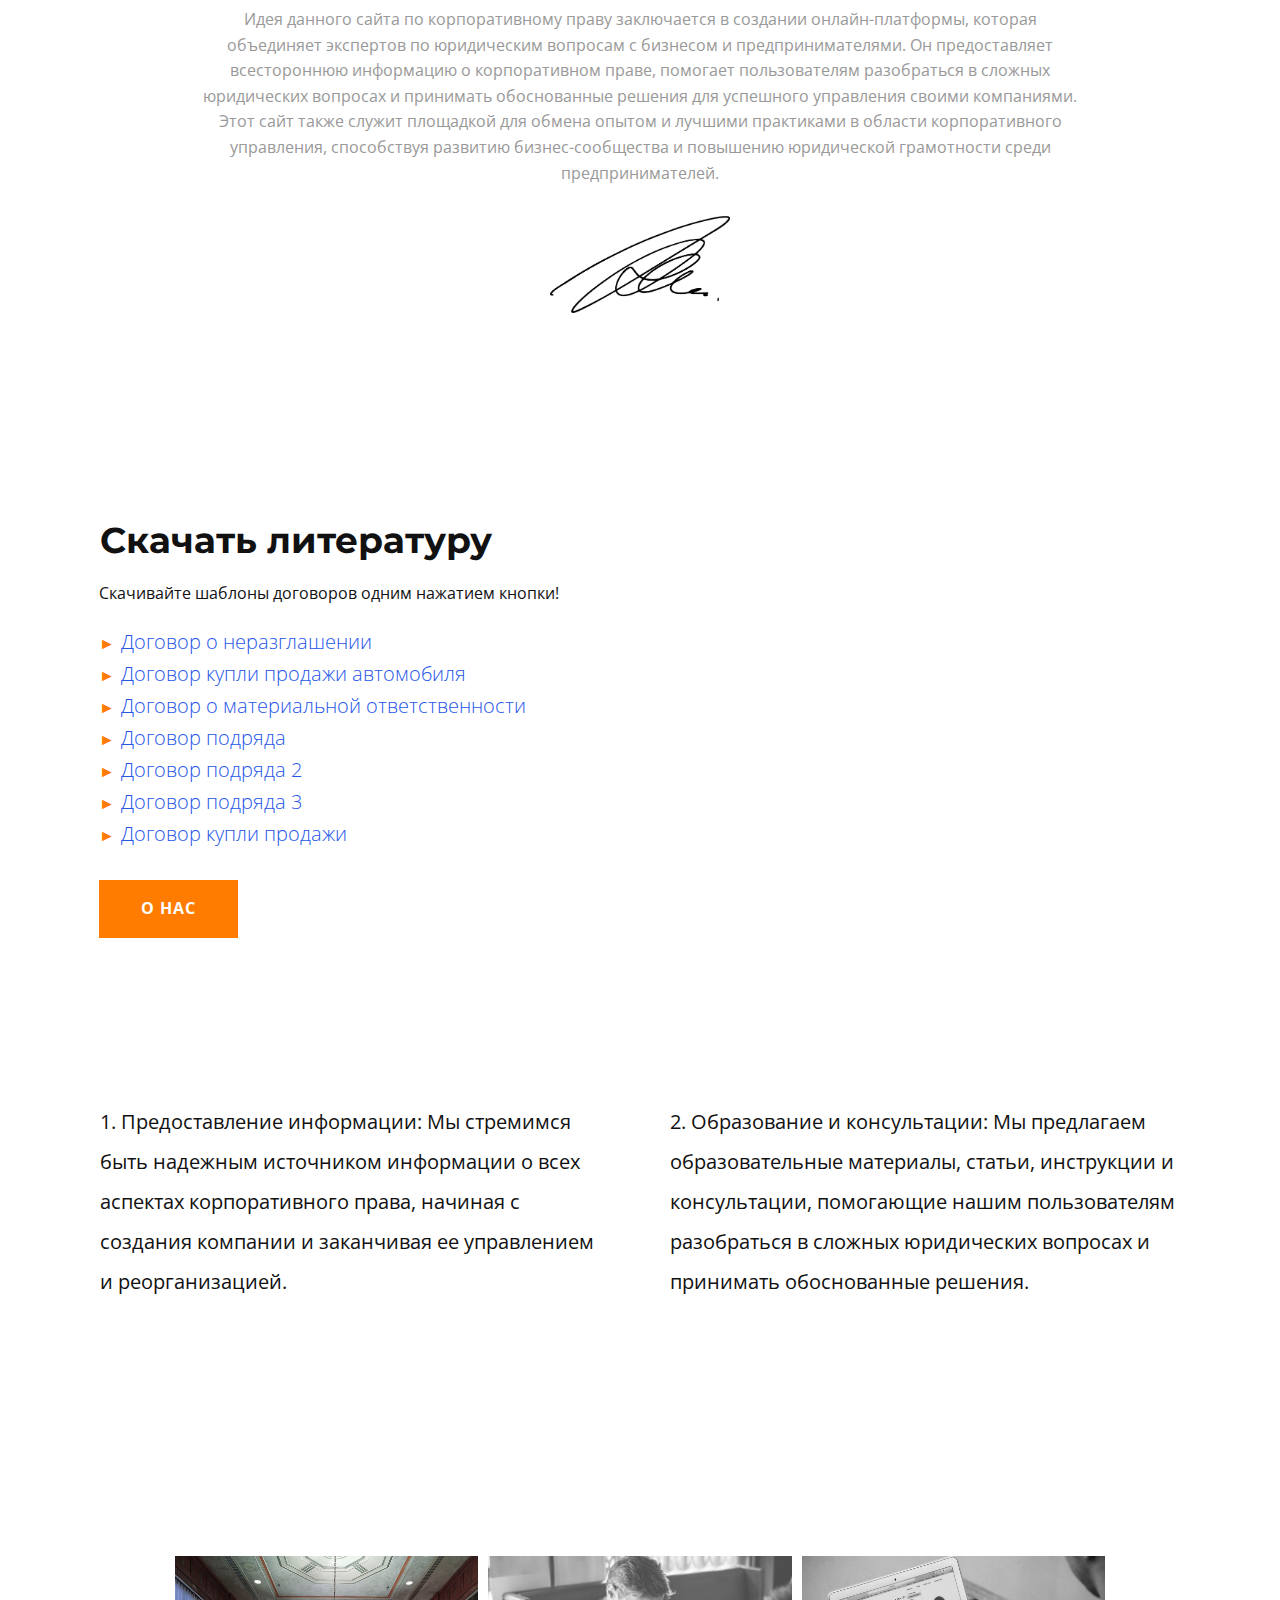
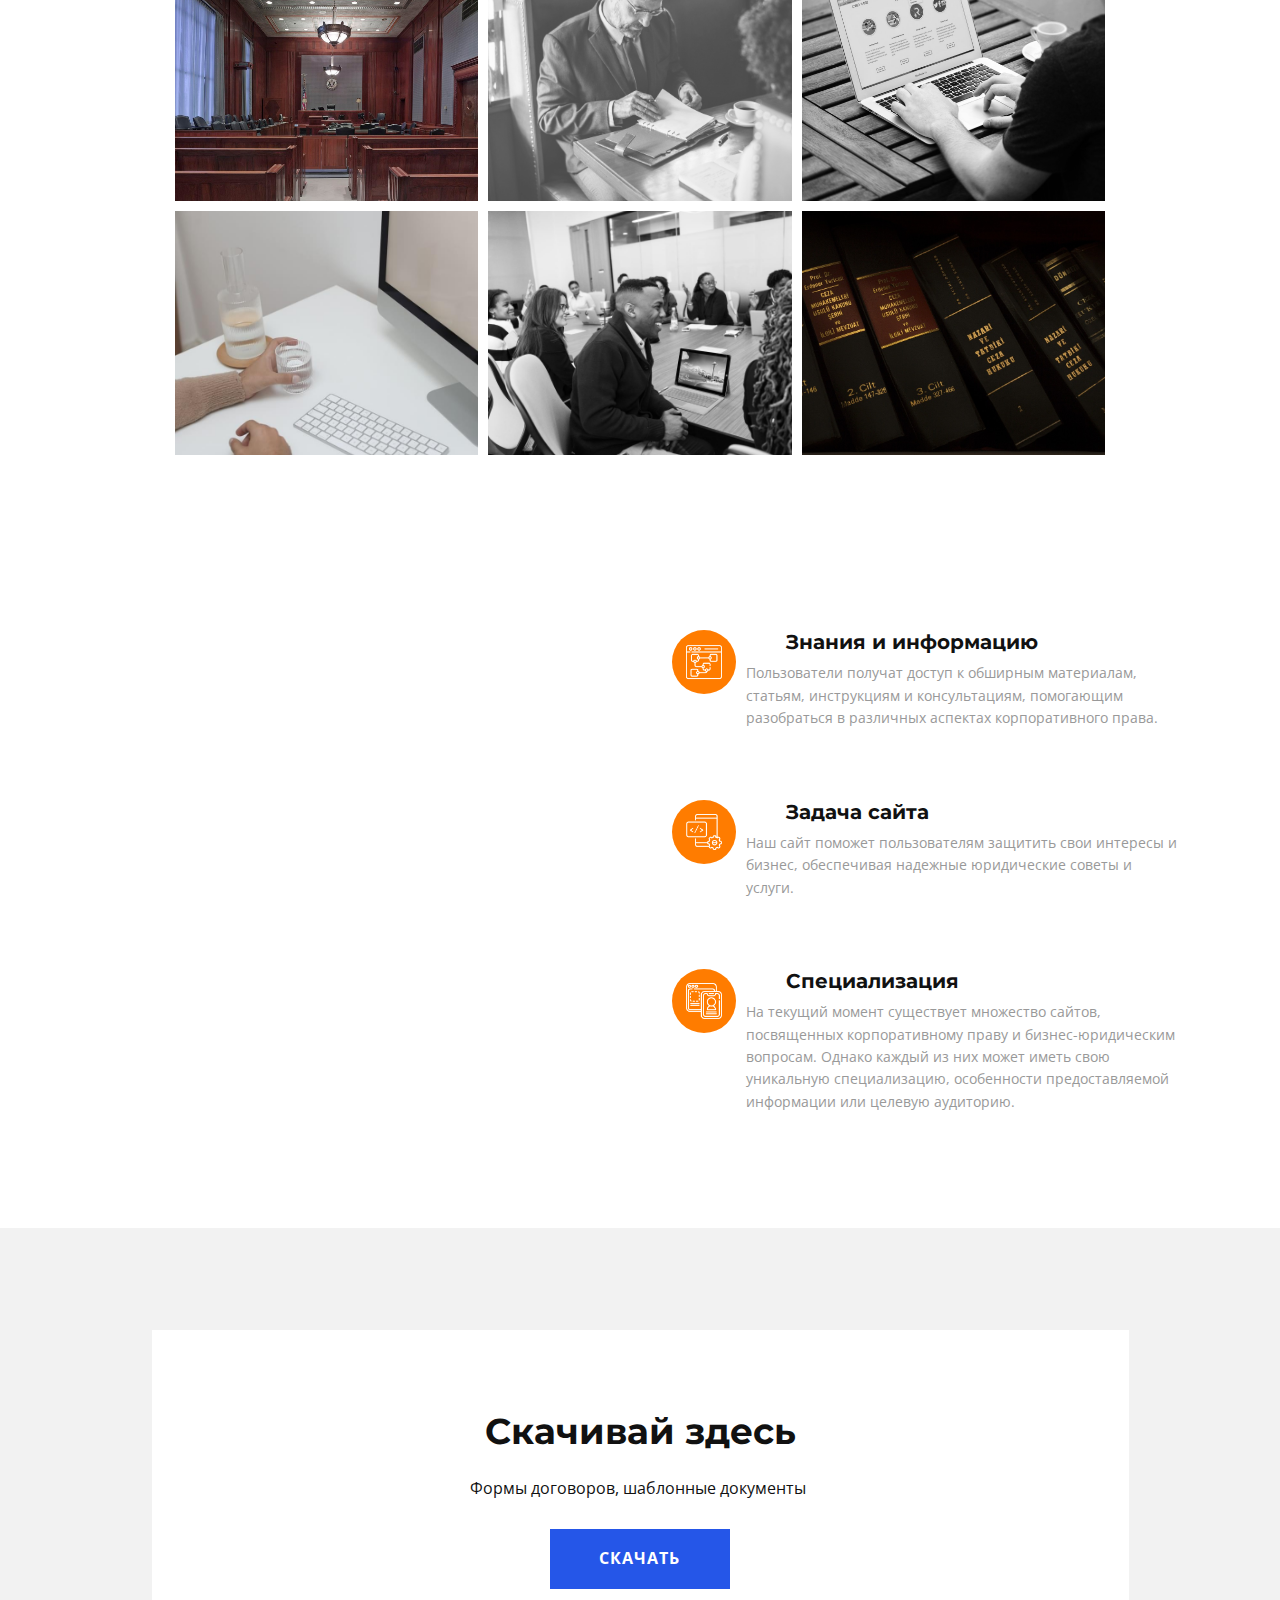
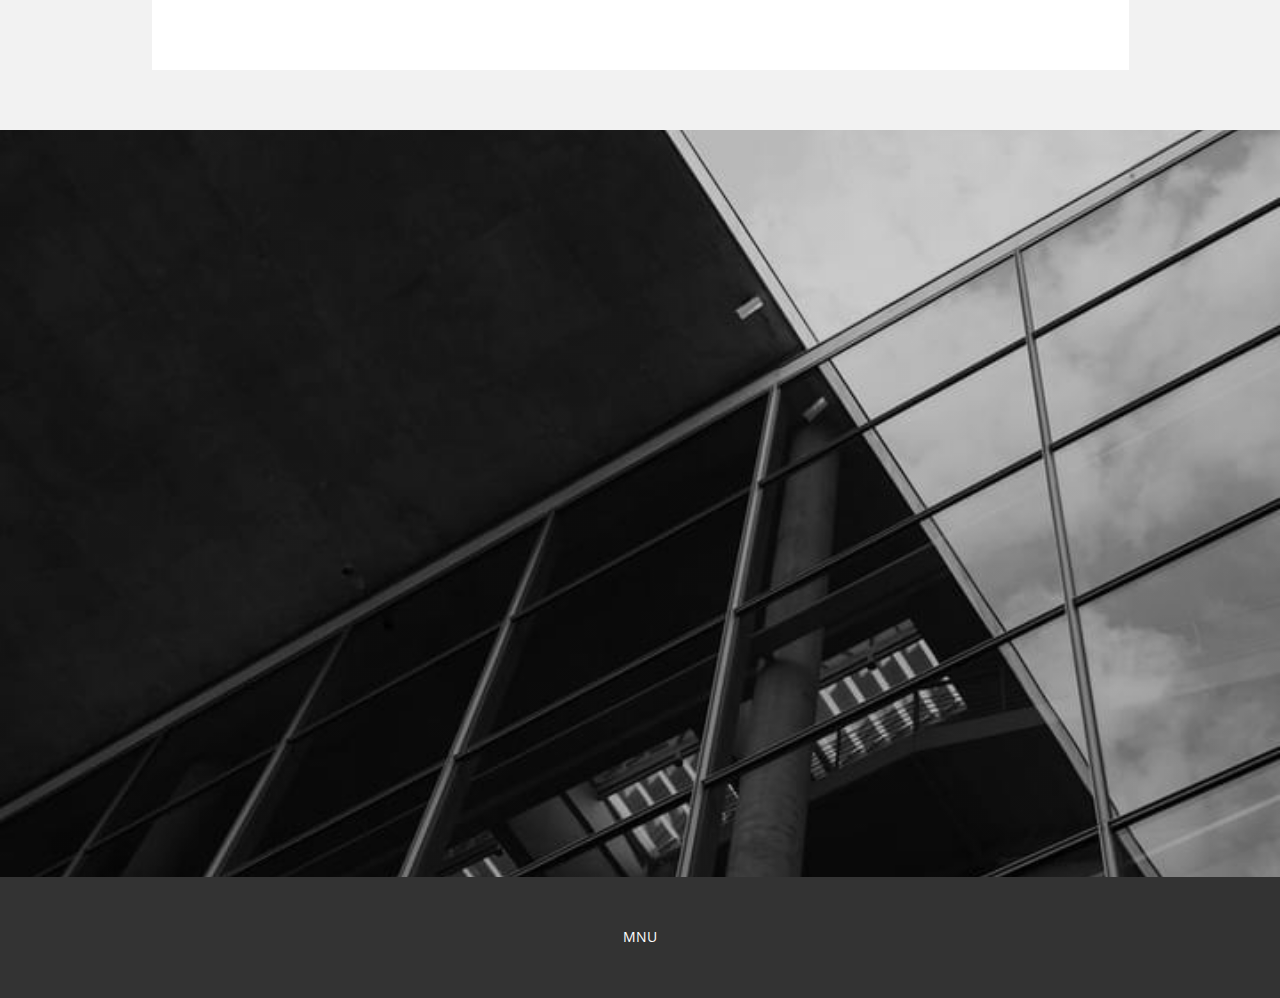
<file: Главная.html>
<!DOCTYPE html>
<html style="font-size: 16px;" lang="ru"><head>
    <meta name="viewport" content="width=device-width, initial-scale=1.0">
    <meta charset="utf-8">
    <meta name="keywords" content="B, ​We Can Help You Reach the Top of Search Results, Expert thinker, ​IT Solution Strategy Development For Your Bussiness, Download it now">
    <meta name="description" content="">
    <title>Главная</title>
    <link rel="stylesheet" href="nicepage.css" media="screen">
<link rel="stylesheet" href="Главная.css" media="screen">
    <script class="u-script" type="text/javascript" src="jquery.js" defer=""></script>
    <script class="u-script" type="text/javascript" src="nicepage.js" defer=""></script>
    <meta name="generator" content="Nicepage 6.5.3, nicepage.com">
    <meta name="referrer" content="origin">
    <link id="u-theme-google-font" rel="stylesheet" href="https://fonts.googleapis.com/css?family=Roboto:100,100i,300,300i,400,400i,500,500i,700,700i,900,900i|Open+Sans:300,300i,400,400i,500,500i,600,600i,700,700i,800,800i">
    <link id="u-page-google-font" rel="stylesheet" href="https://fonts.googleapis.com/css?family=Montserrat:100,100i,200,200i,300,300i,400,400i,500,500i,600,600i,700,700i,800,800i,900,900i">
    
    
    
    
    
    
    
    
    
    
    
    <script type="application/ld+json">{
		"@context": "http://schema.org",
		"@type": "Organization",
		"name": ""
}</script>
    <meta name="theme-color" content="#2556e8">
    <meta property="og:title" content="Главная">
    <meta property="og:type" content="website">
  <meta data-intl-tel-input-cdn-path="intlTelInput/"></head>
  <body data-path-to-root="./" data-include-products="false" class="u-body u-xl-mode" data-lang="ru"><header class="u-align-center u-clearfix u-header u-header" id="sec-4db8">
    <div class="u-clearfix u-sheet u-sheet-1">
        <nav class="u-align-left u-menu u-menu-hamburger u-offcanvas u-menu-1" data-responsive-from="XL">
            <div class="menu-collapse">
                <a class="u-button-style u-nav-link" href="#" style="padding: 4px 0px; font-size: calc(1em + 8px);">
                    <svg class="u-svg-link" preserveAspectRatio="xMidYMin slice" viewBox="0 0 302 302" style=""><use xmlns:xlink="http://www.w3.org/1999/xlink" xlink:href="#svg-5c50"></use></svg>
                    <svg xmlns="http://www.w3.org/2000/svg" xmlns:xlink="http://www.w3.org/1999/xlink" version="1.1" id="svg-5c50" x="0px" y="0px" viewBox="0 0 302 302" style="enable-background:new 0 0 302 302;" xml:space="preserve" class="u-svg-content"><g><rect y="36" width="302" height="30"></rect><rect y="236" width="302" height="30"></rect><rect y="136" width="302" height="30"></rect>
</g><g></g><g></g><g></g><g></g><g></g><g></g><g></g><g></g><g></g><g></g><g></g><g></g><g></g><g></g><g></g></svg>
                </a>
            </div>
            <div class="u-nav-container">
                <ul class="u-nav u-unstyled u-nav-1">
                    <li class="u-nav-item">
                        <a class="u-button-style u-nav-link u-text-active-palette-1-base u-text-hover-palette-2-base" href="Главная.html" style="padding: 10px 20px;">Главная</a>
                    </li>
                    <li class="u-nav-item">
                        <a class="u-button-style u-nav-link u-text-active-palette-1-base u-text-hover-palette-2-base" href="О-нас.html" style="padding: 10px 20px;">О нас</a>
                    </li>
			<li class="u-nav-item"><a class="u-button-style u-nav-link u-text-active-palette-1-base u-text-hover-palette-2-base" href="Контакты.html" style="padding: 10px 20px;>Контакты</a>
                    <li class="u-nav-item">
                        <a class="u-button-style u-nav-link u-text-active-palette-1-base u-text-hover-palette-2-base" href="Страница-1.html" style="padding: 10px 20px;">Страница 1</a>
                    </li>
                    <li class="u-nav-item">
                        <a class="u-button-style u-nav-link u-text-active-palette-1-base u-text-hover-palette-2-base" href="Страница-2.html" style="padding: 10px 20px;">Страница 2</a>
                    </li>
                    <li class="u-nav-item">
                        <a class="u-button-style u-nav-link u-text-active-palette-1-base u-text-hover-palette-2-base" href="Страница-3.html" style="padding: 10px 20px;">Страница 3</a>
                    </li>
                </ul>
            </div>
            <div class="u-nav-container-collapse">
                <div class="u-align-center u-black u-container-style u-inner-container-layout u-opacity u-opacity-95 u-sidenav">
                    <div class="u-inner-container-layout u-sidenav-overflow">
                        <div class="u-menu-close"></div>
                        <ul class="u-align-center u-nav u-popupmenu-items u-unstyled u-nav-2">
                            <li class="u-nav-item">
                                <a class="u-button-style u-nav-link" href="Главная.html">Главная</a>
                            </li>
                            <li class="u-nav-item">
                                <a class="u-button-style u-nav-link" href="О-нас.html">О нас</a>
                            </li>
                            <li class="u-nav-item"><a class="u-button-style u-nav-link" href="Контакты.html">Контакты</a>
                            <li class="u-nav-item">
                                <a class="u-button-style u-nav-link" href="Страница-1.html">Страница 1</a>
                            </li>
                            <li class="u-nav-item">
                                <a class="u-button-style u-nav-link" href="Страница-2.html">Страница 2</a>
                            </li>
                            <li class="u-nav-item">
                                <a class="u-button-style u-nav-link" href="Страница-3.html">Страница 3</a>
                            </li>
                        </ul>
                    </div>
                </div>
                <div class="u-black u-menu-overlay u-opacity u-opacity-70"></div>
            </div>
        </nav>
    </div>
</header>
    <section class="u-align-center u-clearfix u-container-align-left u-image u-shading u-section-1" id="carousel_39b9" data-image-width="1280" data-image-height="960">
      <div class="u-clearfix u-sheet u-valign-middle-lg u-valign-middle-md u-valign-middle-sm u-valign-middle-xl u-sheet-1">
        <div class="u-container-style u-expanded-width-xs u-group u-shape-rectangle u-group-1" data-animation-name="customAnimationIn" data-animation-duration="2000">
          <div class="u-container-layout u-container-layout-1">
            <div class="u-palette-2-base u-shape u-shape-rectangle u-shape-1" data-animation-name="customAnimationIn" data-animation-duration="2000" data-animation-delay="0"></div>
            <h1 class="u-align-center u-custom-font u-font-montserrat u-text u-text-body-alt-color u-text-default u-text-1">К </h1>
            <h5 class="u-align-left u-text u-text-2">Корпоративное помощник </h5>
          </div>
        </div>
      </div>
    </section>
    <section class="u-clearfix u-section-2" id="carousel_6d0e">
      <div class="u-expanded-width u-palette-5-base u-shape u-shape-rectangle u-shape-1" data-animation-name="customAnimationIn" data-animation-duration="2000" data-animation-delay="0"></div>
      <div class="data-layout-selected u-clearfix u-layout-wrap u-layout-wrap-1">
        <div class="u-layout">
          <div class="u-layout-row">
            <div class="u-container-align-center-sm u-container-align-center-xs u-container-style u-layout-cell u-palette-2-base u-size-20 u-layout-cell-1" data-animation-name="customAnimationIn" data-animation-duration="2000">
              <div class="u-container-layout u-valign-middle-sm u-valign-middle-xs u-container-layout-1">
                <h2 class="u-custom-font u-font-montserrat u-text u-text-body-alt-color u-text-default u-text-1"> "Добро пожаловать на наш сайт, посвященный корпоративному праву — важной отрасли, определяющей правовые отношения в сфере бизнеса и управления компаниями. </h2>
              </div>
            </div>
            <div class="u-container-align-center-xs u-container-style u-layout-cell u-size-20 u-white u-layout-cell-2">
              <div class="u-container-layout u-container-layout-2">
                <h4 class="u-align-center-xs u-custom-font u-font-montserrat u-text u-text-default u-text-2"> Предложение</h4>
                <p class="u-align-center-xs u-text u-text-default u-text-3"> Мы предлагаем всестороннюю информацию о правовых аспектах создания, реорганизации и управления корпоративными структурами, а также консультации по вопросам корпоративного управления, слияний и поглощений, решения конфликтов и многого другого.</p>
              </div>
            </div>
            <div class="u-container-align-center-xs u-container-style u-layout-cell u-size-20 u-white u-layout-cell-3">
              <div class="u-container-layout u-valign-middle u-container-layout-3">
                <h4 class="u-align-center-xs u-custom-font u-font-montserrat u-text u-text-default u-text-4">ЦЕЛЬ</h4>
                <p class="u-align-center-xs u-text u-text-5"> Наша цель — помочь нашим клиентам разобраться в сложных юридических вопросах и обеспечить им надежную защиту и поддержку в их корпоративной деятельности. Доверьтесь профессионалам и обретите уверенность в своем бизнесе с нами."</p>
              </div>
            </div>
          </div>
        </div>
      </div>
    </section>
    <section class="u-clearfix u-container-align-center u-section-3" id="carousel_654c">
      <div class="u-clearfix u-sheet u-valign-middle u-sheet-1">
        <h6 class="u-align-center u-text u-text-default u-text-1">Наша</h6>
        <h2 class="u-align-center u-text u-text-default u-text-2">Идея</h2>
        <p class="u-align-center u-text u-text-grey-40 u-text-3"> Идея данного сайта по корпоративному праву заключается в создании онлайн-платформы, которая объединяет экспертов по юридическим вопросам с бизнесом и предпринимателями. Он предоставляет всестороннюю информацию о корпоративном праве, помогает пользователям разобраться в сложных юридических вопросах и принимать обоснованные решения для успешного управления своими компаниями. Этот сайт также служит площадкой для обмена опытом и лучшими практиками в области корпоративного управления, способствуя развитию бизнес-сообщества и повышению юридической грамотности среди предпринимателей.</p>
        <img class="u-image u-image-contain u-image-default u-image-1" src="images/231-2318510_picture-freeuse-library-drawing-signatures-fictitious-bill-kaulitz.png" alt="" data-image-width="1963" data-image-height="1052">
      </div>
    </section>
    <section class="u-clearfix u-section-4" id="carousel_7a32">
      <div class="u-clearfix u-sheet u-sheet-1">
        <div class="data-layout-selected u-clearfix u-expanded-width u-layout-wrap u-layout-wrap-1">
          <div class="u-layout">
            <div class="u-layout-row">
              <div class="u-container-align-center-xs u-container-style u-layout-cell u-shape-rectangle u-size-30 u-layout-cell-1">
                <div class="u-container-layout u-valign-middle-sm u-valign-middle-xs u-container-layout-1">
                  <h2 class="u-align-center-xs u-custom-font u-font-montserrat u-text u-text-1" id="docs"> Скачать литературу</h2>
                  <p class="u-align-center-xs u-text u-text-2"> Скачивайте шаблоны договоров одним нажатием кнопки! </p>
                	<ul class="u-align-center-xs u-custom-list u-text u-text-default u-text-3">
                    <li>
                      <div class="u-list-icon u-text-palette-2-base">
                        <div xmlns="http://www.w3.org/2000/svg" xmlns:xlink="http://www.w3.org/1999/xlink" version="1.1" xml:space="preserve" class="u-svg-content">►</div>
                      </div> <a href="dog_conidential.docx" download="" >Договор о неразглашении</a> 
                    </li>
                    <li>
                      <div class="u-list-icon u-text-palette-2-base">
                        <div xmlns="http://www.w3.org/2000/svg" xmlns:xlink="http://www.w3.org/1999/xlink" version="1.1" xml:space="preserve" class="u-svg-content">►</div>
                      </div> <a href="dog_kuplya_avto.docx" download="" >Договор купли продажи автомобиля</a> 
                    </li>
		   <li>
                      <div class="u-list-icon u-text-palette-2-base">
                        <div xmlns="http://www.w3.org/2000/svg" xmlns:xlink="http://www.w3.org/1999/xlink" version="1.1" xml:space="preserve" class="u-svg-content">►</div>
                      </div> <a href="dog_matotvet.docx" download="" >Договор о материальной ответственности</a> 
                    </li>
			<li>
                      <div class="u-list-icon u-text-palette-2-base">
                        <div xmlns="http://www.w3.org/2000/svg" xmlns:xlink="http://www.w3.org/1999/xlink" version="1.1" xml:space="preserve" class="u-svg-content">►</div>
                      </div> <a href="dog_podryad.docx" download="" >Договор подряда</a> 
                    </li>  
			<li>
                      <div class="u-list-icon u-text-palette-2-base">
                        <div xmlns="http://www.w3.org/2000/svg" xmlns:xlink="http://www.w3.org/1999/xlink" version="1.1" xml:space="preserve" class="u-svg-content">►</div>
                      </div> <a href="dog_podryad_bytovoy.docx" download="" >Договор подряда 2</a> 
                    </li>   
			<li>
                      <div class="u-list-icon u-text-palette-2-base">
                        <div xmlns="http://www.w3.org/2000/svg" xmlns:xlink="http://www.w3.org/1999/xlink" version="1.1" xml:space="preserve" class="u-svg-content">►</div>
                      </div> <a href="dog_podryad_proektir.docx" download="" >Договор подряда 3</a> 
                    </li>   
			  <li>
                      <div class="u-list-icon u-text-palette-2-base">
                        <div xmlns="http://www.w3.org/2000/svg" xmlns:xlink="http://www.w3.org/1999/xlink" version="1.1" xml:space="preserve" class="u-svg-content">►</div>
                      </div> <a href="dog_sale_simple.docx" download="" >Договор купли продажи</a> 
                    </li> 
                  </ul>
                  <a href="О-нас.html"  class="u-align-center-xs u-border-none u-btn u-button-style u-hover-palette-1-base u-palette-2-base u-btn-1">О нас</a>
                </div>
              </div>
              <div class="u-container-style u-image u-layout-cell u-size-30 u-image-1" data-image-width="2000" data-image-height="1334" data-animation-name="customAnimationIn" data-animation-duration="2000">
                <div class="u-container-layout u-valign-bottom u-container-layout-2"></div>
              </div>
            </div>
          </div>
        </div>
      </div>
    </section>
    <section class="u-align-left u-clearfix u-section-5" id="carousel_ef9a">
      <div class="u-clearfix u-sheet u-valign-top u-sheet-1">
        <div class="u-expanded-width u-list u-list-1">
          <div class="u-repeater u-repeater-1">
            <div class="u-container-style u-list-item u-repeater-item">
              <div class="u-container-layout u-similar-container u-container-layout-1">
                <p class="u-text u-text-default u-text-1" data-animation-name="" data-animation-duration="0" data-animation-delay="0" data-animation-direction=""> 1. Предоставление информации: Мы стремимся быть надежным источником информации о всех аспектах корпоративного права, начиная с создания компании и заканчивая ее управлением и реорганизацией.<br>
                </p>
              </div>
            </div>
            <div class="u-container-style u-list-item u-repeater-item">
              <div class="u-container-layout u-similar-container u-container-layout-2">
                <p class="u-text u-text-default u-text-2" data-animation-name="" data-animation-duration="0" data-animation-delay="0" data-animation-direction=""> 2. Образование и консультации: Мы предлагаем образовательные материалы, статьи, инструкции и консультации, помогающие нашим пользователям разобраться в сложных юридических вопросах и принимать обоснованные решения.<br>
                </p>
              </div>
            </div>
          </div>
        </div>
      </div>
    </section>
    <section class="u-align-center u-clearfix u-section-6" id="carousel_952e">
      <div class="u-expanded-width u-palette-1-base u-shape u-shape-rectangle u-shape-1" data-animation-name="customAnimationIn" data-animation-duration="2000"></div>
      <p class="u-text u-text-body-alt-color u-text-1"> 3. Поддержка бизнеса: Наша цель — обеспечить бизнесы надежными юридическими советами и услугами, чтобы помочь им преуспеть, расти и защищать свои интересы в сфере корпоративного права.<br>
      </p>
      <div class="u-gallery u-layout-grid u-lightbox u-no-transition u-show-text-none u-gallery-1">
        <div class="u-gallery-inner u-gallery-inner-1">
          <div class="u-effect-hover-zoom u-gallery-item">
            <div class="u-back-slide" data-image-width="1280" data-image-height="964">
              <img class="u-back-image u-expanded" src="images/ac6eea304ea1dbe6d56565d3ab83833a625bf908aa05ef1d0a02d2b6f826100469731b0f69b7dfde126541574cd2682b5324f1e0dd238a3e28e1e9_1280.jpg">
            </div>
            <div class="u-over-slide u-shading u-over-slide-1"></div>
          </div>
          <div class="u-effect-hover-zoom u-gallery-item">
            <div class="u-back-slide" data-image-width="2000" data-image-height="1334">
              <img class="u-back-image u-expanded" src="images/business-people-discussing-cafecopy.jpg">
            </div>
            <div class="u-over-slide u-shading u-over-slide-2"></div>
          </div>
          <div class="u-effect-hover-zoom u-gallery-item">
            <div class="u-back-slide" data-image-width="1280" data-image-height="960">
              <img class="u-back-image u-expanded" src="images/pexels-pixabay-209151copy.jpg">
            </div>
            <div class="u-over-slide u-shading u-over-slide-3"></div>
          </div>
          <div class="u-effect-hover-zoom u-gallery-item">
            <div class="u-back-slide" data-image-width="720" data-image-height="1080">
              <img class="u-back-image u-expanded" src="images/pexels-cup-of-couple-6177571.jpg">
            </div>
            <div class="u-over-slide u-shading u-over-slide-4"></div>
          </div>
          <div class="u-effect-hover-zoom u-gallery-item">
            <div class="u-back-slide" data-image-width="1618" data-image-height="1080">
              <img class="u-back-image u-expanded" src="images/pexels-photo-1181400.jpeg">
            </div>
            <div class="u-over-slide u-shading u-over-slide-5"></div>
          </div>
          <div class="u-effect-hover-zoom u-gallery-item">
            <div class="u-back-slide" data-image-width="1280" data-image-height="757">
              <img class="u-back-image u-expanded" src="images/f916454ed9b6873ce29a012e5f4065c4d69ef3f3936f4a835bd21b5a8f6a0915d8cf970eebed82ab5dcdfa77dbe01e5d9928d50a49f858cea02b86_1280.jpg">
            </div>
            <div class="u-over-slide u-shading u-over-slide-6"></div>
          </div>
        </div>
      </div>
    </section>
    <section class="u-align-center u-clearfix u-section-7" id="carousel_3d5f">
      <div class="u-clearfix u-sheet u-sheet-1">
        <div class="data-layout-selected u-clearfix u-expanded-width u-layout-wrap u-layout-wrap-1">
          <div class="u-layout">
            <div class="u-layout-row">
              <div class="u-align-left u-container-style u-image u-layout-cell u-size-30 u-image-1" data-animation-name="customAnimationIn" data-animation-duration="2000" data-image-width="1280" data-image-height="757">
                <div class="u-container-layout u-container-layout-1"></div>
              </div>
              <div class="u-container-style u-layout-cell u-shape-rectangle u-size-30 u-layout-cell-2">
                <div class="u-container-layout u-valign-bottom-lg u-valign-bottom-md u-valign-bottom-xl u-container-layout-2">
                  <div class="u-expanded-width u-list u-list-1">
                    <div class="u-repeater u-repeater-1">
                      <div class="u-align-left u-border-2 u-border-white u-container-style u-list-item u-repeater-item u-list-item-1">
                        <div class="u-container-layout u-similar-container u-container-layout-3"><span class="u-file-icon u-icon u-icon-circle u-palette-2-base u-icon-1"><img src="images/1548686-9484adf8.png" alt=""></span>
                          <h5 class="u-text u-text-default u-text-1"> Знания и информацию</h5>
                          <p class="u-text u-text-grey-40 u-text-2">Пользователи получат доступ к обширным материалам, статьям, инструкциям и консультациям, помогающим разобраться в различных аспектах корпоративного права.</p>
                        </div>
                      </div>
                      <div class="u-align-left u-border-2 u-border-white u-container-style u-list-item u-repeater-item u-list-item-2">
                        <div class="u-container-layout u-similar-container u-container-layout-4"><span class="u-file-icon u-icon u-icon-circle u-palette-2-base u-icon-2"><img src="images/1688519-b3d4c6a1.png" alt=""></span>
                          <h5 class="u-text u-text-default u-text-3"> Задача сайта</h5>
                          <p class="u-text u-text-grey-40 u-text-4"> Наш сайт поможет пользователям защитить свои интересы и бизнес, обеспечивая надежные юридические советы и услуги.</p>
                        </div>
                      </div>
                      <div class="u-align-left u-border-2 u-border-white u-container-style u-list-item u-repeater-item u-list-item-3">
                        <div class="u-container-layout u-similar-container u-container-layout-5"><span class="u-file-icon u-icon u-icon-circle u-palette-2-base u-icon-3"><img src="images/4365874-63d7cd48.png" alt=""></span>
                          <h5 class="u-text u-text-default u-text-5"> Специализация</h5>
                          <p class="u-text u-text-grey-40 u-text-6"> На текущий момент существует множество сайтов, посвященных корпоративному праву и бизнес-юридическим вопросам. Однако каждый из них может иметь свою уникальную специализацию, особенности предоставляемой информации или целевую аудиторию.</p>
                        </div>
                      </div>
                    </div>
                  </div>
                </div>
              </div>
            </div>
          </div>
        </div>
      </div>
    </section>
    <section class="u-align-center u-clearfix u-grey-5 u-valign-top u-section-8" id="carousel_894a">
      <div class="u-expanded-width u-palette-2-base u-shape u-shape-rectangle u-shape-1" data-animation-name="customAnimationIn" data-animation-duration="2000"></div>
      <div class="u-align-center u-container-style u-group u-shape-rectangle u-white u-group-1">
        <div class="u-container-layout u-valign-middle u-container-layout-1">
          <h2 class="u-text u-text-default u-text-1">Скачивай здесь</h2>
          <p class="u-text u-text-2">Формы договоров, шаблонные документы&nbsp;</p>
          <a href="#docs" class="u-btn u-button-style u-hover-palette-1-light-2 u-palette-1-base u-btn-1" data-animation-name="" data-animation-duration="0" data-animation-delay="0" data-animation-direction="">Скачать</a>
        </div>
      </div>
    </section>
    <section class="u-clearfix u-image u-shading u-section-9" id="sec-fea4" data-image-width="720" data-image-height="1080">
      <div class="u-clearfix u-sheet u-valign-middle u-sheet-1">
        <div class="data-layout-selected u-clearfix u-expanded-width u-gutter-0 u-layout-wrap u-layout-wrap-1">
          <div class="u-layout">
            <div class="u-layout-row">
              <div class="u-align-center u-container-style u-layout-cell u-right-cell u-size-30 u-white u-layout-cell-1" data-animation-name="customAnimationIn" data-animation-duration="2000">
                <div class="u-container-layout u-valign-top u-container-layout-1">
                  <h6 class="u-custom-font u-font-montserrat u-text u-text-default u-text-1" data-animation-name="" data-animation-duration="0" data-animation-delay="0" data-animation-direction="">Contact Us</h6>
                  <div class="u-expanded-width u-form u-form-1">
                    <form action="https://forms.nicepagesrv.com/v2/form/process" class="u-clearfix u-form-spacing-15 u-form-vertical u-inner-form" style="padding: 0;" source="email" name="form">
                      <div class="u-form-group u-form-name">
                        <label for="name-daf4" class="u-label">Name</label>
                        <input type="text" placeholder="Enter your Name" id="name-daf4" name="name" class="u-border-none u-grey-5 u-input u-input-rectangle" required="">
                      </div>
                      <div class="u-form-email u-form-group">
                        <label for="email-daf4" class="u-label">Email</label>
                        <input type="email" placeholder="Enter a valid email address" id="email-daf4" name="email" class="u-border-none u-grey-5 u-input u-input-rectangle" required="">
                      </div>
                      <div class="u-form-group u-form-message">
                        <label for="message-daf4" class="u-label">Message</label>
                        <textarea placeholder="" rows="4" cols="50" id="message-daf4" name="message" class="u-border-none u-grey-5 u-input u-input-rectangle" required=""></textarea>
                      </div>
                      <div class="u-form-agree u-form-group u-form-group-4">
                        <label class="u-block-e138-43 u-field-label" style=""></label>
                        <input type="checkbox" id="agree-f183" name="agree" class="u-agree-checkbox u-field-input" required="">
                        <label for="agree-f183" class="u-block-e138-32 u-field-label" style="">I accept the <a href="#">Terms of Service</a>
                        </label>
                      </div>
                      <div class="u-align-left u-form-group u-form-submit">
                        <a href="#" class="u-active-palette-1-light-2 u-border-none u-btn u-btn-submit u-button-style u-hover-palette-1-light-2 u-palette-2-base u-btn-1">Submit</a>
                        <input type="submit" value="submit" class="u-form-control-hidden">
                      </div>
                      <div class="u-form-send-message u-form-send-success"> Thank you! Your message has been sent. </div>
                      <div class="u-form-send-error u-form-send-message"> Unable to send your message. Please fix errors then try again. </div>
                      <input type="hidden" value="" name="recaptchaResponse">
                      <input type="hidden" name="formServices" value="3a398edd-bbd3-99d8-76f1-2dfd9f0b1d51">
                    </form>
                  </div>
                </div>
              </div>
              <div class="u-align-center u-container-style u-layout-cell u-opacity u-opacity-75 u-palette-1-base u-shape-rectangle u-size-30 u-layout-cell-2" data-animation-name="customAnimationIn" data-animation-duration="2000" data-animation-delay="0">
                <div class="u-container-layout u-valign-middle u-container-layout-2">
                  <h6 class="u-text u-text-white u-text-2">Горячая линия </h6>
                  <p class="u-text u-text-3">8 747 501 3873<br> 8 747 501 3873
                  </p>
                  <h6 class="u-text u-text-white u-text-4" data-animation-name="" data-animation-duration="0" data-animation-delay="0" data-animation-direction="">ГДе мы находимся </h6>
                  <p class="u-text u-text-5">Шоссе Коргалжын 8, Университет МНУ</p>
                </div>
              </div>
            </div>
          </div>
        </div>
      </div>
    </section>
    
    
    
    <footer class="u-align-center u-clearfix u-footer u-grey-80 u-footer" id="sec-60a6"><div class="u-clearfix u-sheet u-sheet-1">
        <p class="u-small-text u-text u-text-variant u-text-1">MNU </p>
      </div></footer>

  
</body></html>
</file>
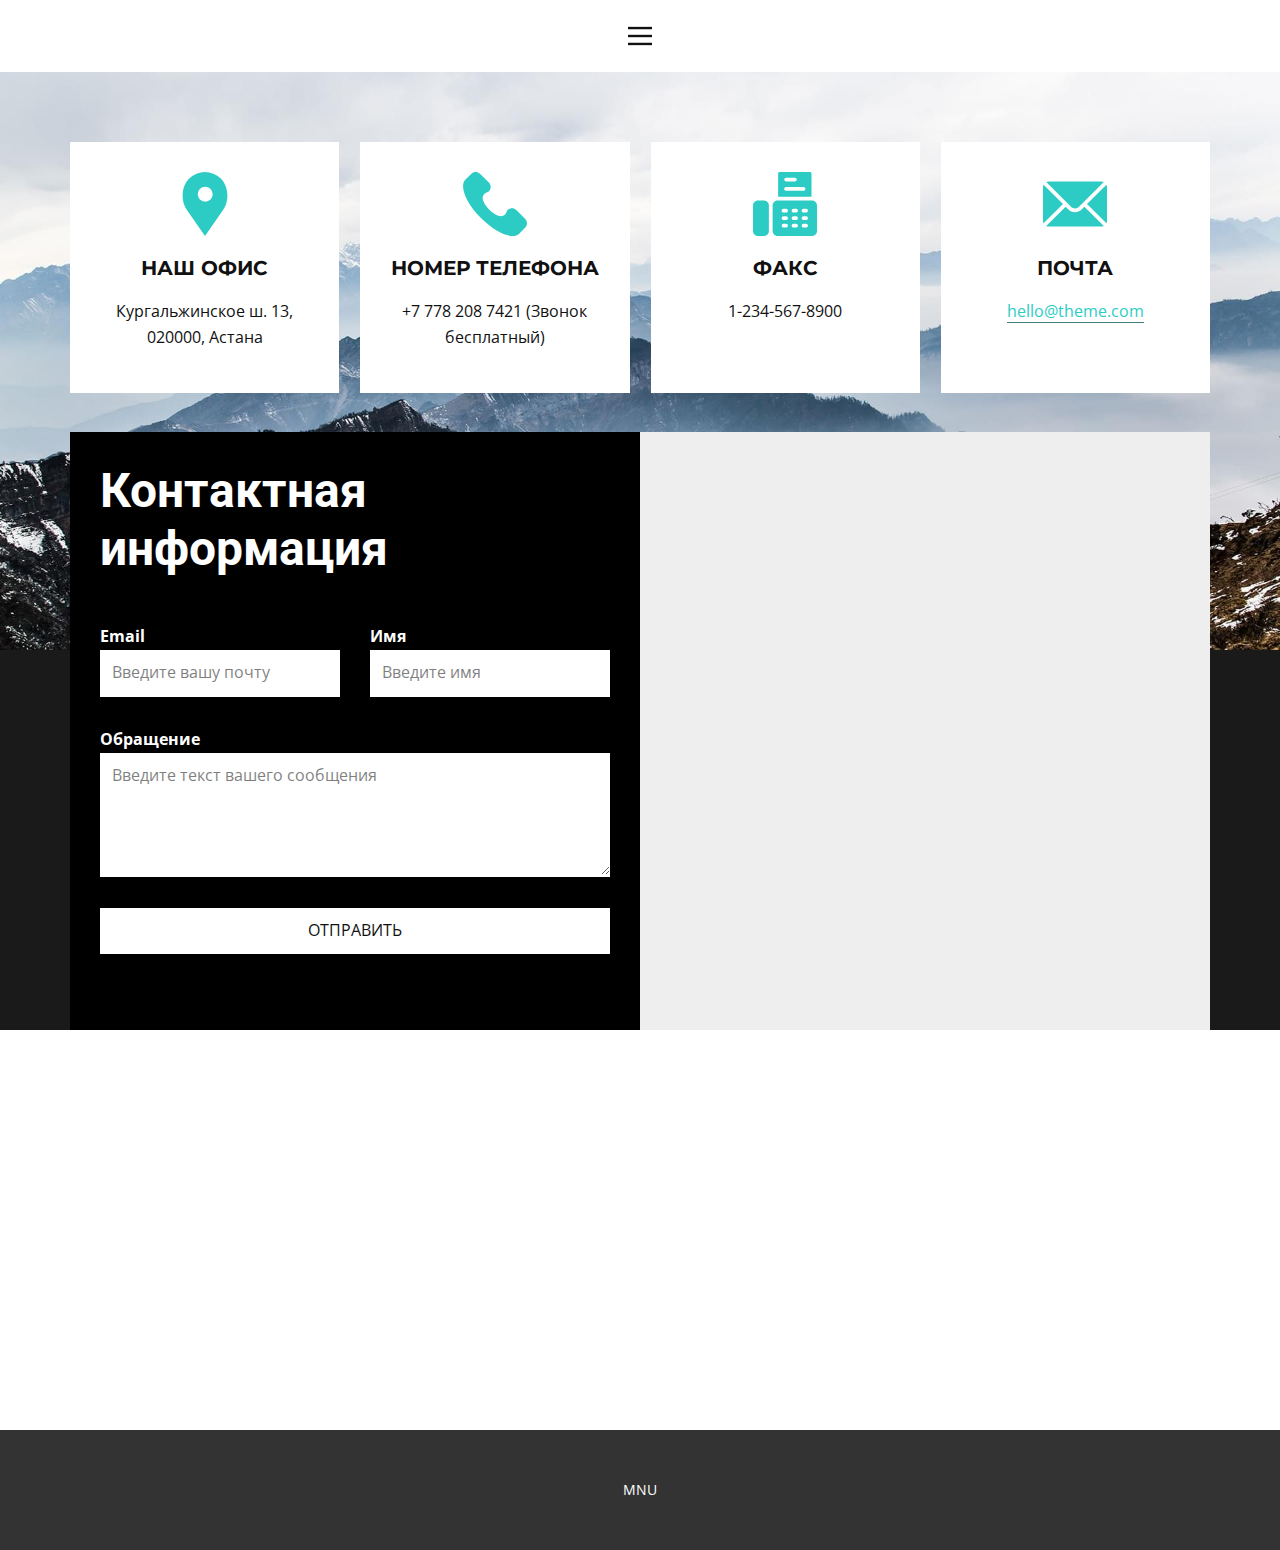
<file: Контакты.html>
<!DOCTYPE html>
<html style="font-size: 16px;" lang="ru"><head>
    <meta name="viewport" content="width=device-width, initial-scale=1.0">
    <meta charset="utf-8">
    <meta name="keywords" content="">
    <meta name="description" content="">
    <title>Контакты</title>
    <link rel="stylesheet" href="nicepage.css" media="screen">
<link rel="stylesheet" href="Контакты.css" media="screen">
    <script class="u-script" type="text/javascript" src="jquery.js" defer=""></script>
    <script class="u-script" type="text/javascript" src="nicepage.js" defer=""></script>
    <meta name="generator" content="Nicepage 6.5.3, nicepage.com">
    <meta name="referrer" content="origin">
    <link id="u-theme-google-font" rel="stylesheet" href="https://fonts.googleapis.com/css?family=Roboto:100,100i,300,300i,400,400i,500,500i,700,700i,900,900i|Open+Sans:300,300i,400,400i,500,500i,600,600i,700,700i,800,800i">
    <link id="u-page-google-font" rel="stylesheet" href="https://fonts.googleapis.com/css?family=Montserrat:100,100i,200,200i,300,300i,400,400i,500,500i,600,600i,700,700i,800,800i,900,900i">
    
    
    
    
    <script type="application/ld+json">{
		"@context": "http://schema.org",
		"@type": "Organization",
		"name": ""
}</script>
    <meta name="theme-color" content="#2556e8">
    <meta property="og:title" content="Контакты">
    <meta property="og:type" content="website">
  <meta data-intl-tel-input-cdn-path="intlTelInput/"></head>
  <body data-path-to-root="./" data-include-products="false" class="u-body u-xl-mode" data-lang="ru"><header class="u-align-center u-clearfix u-header u-header" id="sec-4db8">
    <div class="u-clearfix u-sheet u-sheet-1">
        <nav class="u-align-left u-menu u-menu-hamburger u-offcanvas u-menu-1" data-responsive-from="XL">
            <div class="menu-collapse">
                <a class="u-button-style u-nav-link" href="#" style="padding: 4px 0px; font-size: calc(1em + 8px);">
                    <svg class="u-svg-link" preserveAspectRatio="xMidYMin slice" viewBox="0 0 302 302" style=""><use xmlns:xlink="http://www.w3.org/1999/xlink" xlink:href="#svg-5c50"></use></svg>
                    <svg xmlns="http://www.w3.org/2000/svg" xmlns:xlink="http://www.w3.org/1999/xlink" version="1.1" id="svg-5c50" x="0px" y="0px" viewBox="0 0 302 302" style="enable-background:new 0 0 302 302;" xml:space="preserve" class="u-svg-content"><g><rect y="36" width="302" height="30"></rect><rect y="236" width="302" height="30"></rect><rect y="136" width="302" height="30"></rect>
</g><g></g><g></g><g></g><g></g><g></g><g></g><g></g><g></g><g></g><g></g><g></g><g></g><g></g><g></g><g></g></svg>
                </a>
            </div>
            <div class="u-nav-container">
                <ul class="u-nav u-unstyled u-nav-1">
                    <li class="u-nav-item">
                        <a class="u-button-style u-nav-link u-text-active-palette-1-base u-text-hover-palette-2-base" href="Главная.html" style="padding: 10px 20px;">Главная</a>
                    </li>
                    <li class="u-nav-item">
                        <a class="u-button-style u-nav-link u-text-active-palette-1-base u-text-hover-palette-2-base" href="О-нас.html" style="padding: 10px 20px;">О нас</a>
                    </li>
			<li class="u-nav-item"><a class="u-button-style u-nav-link u-text-active-palette-1-base u-text-hover-palette-2-base" href="Контакты.html" style="padding: 10px 20px;>Контакты</a>
                    <li class="u-nav-item">
                        <a class="u-button-style u-nav-link u-text-active-palette-1-base u-text-hover-palette-2-base" href="Страница-1.html" style="padding: 10px 20px;">Страница 1</a>
                    </li>
                    <li class="u-nav-item">
                        <a class="u-button-style u-nav-link u-text-active-palette-1-base u-text-hover-palette-2-base" href="Страница-2.html" style="padding: 10px 20px;">Страница 2</a>
                    </li>
                    <li class="u-nav-item">
                        <a class="u-button-style u-nav-link u-text-active-palette-1-base u-text-hover-palette-2-base" href="Страница-3.html" style="padding: 10px 20px;">Страница 3</a>
                    </li>
                </ul>
            </div>
            <div class="u-nav-container-collapse">
                <div class="u-align-center u-black u-container-style u-inner-container-layout u-opacity u-opacity-95 u-sidenav">
                    <div class="u-inner-container-layout u-sidenav-overflow">
                        <div class="u-menu-close"></div>
                        <ul class="u-align-center u-nav u-popupmenu-items u-unstyled u-nav-2">
                            <li class="u-nav-item">
                                <a class="u-button-style u-nav-link" href="Главная.html">Главная</a>
                            </li>
                            <li class="u-nav-item">
                                <a class="u-button-style u-nav-link" href="О-нас.html">О нас</a>
                            </li>
                            <li class="u-nav-item"><a class="u-button-style u-nav-link" href="Контакты.html">Контакты</a>
                            <li class="u-nav-item">
                                <a class="u-button-style u-nav-link" href="Страница-1.html">Страница 1</a>
                            </li>
                            <li class="u-nav-item">
                                <a class="u-button-style u-nav-link" href="Страница-2.html">Страница 2</a>
                            </li>
                            <li class="u-nav-item">
                                <a class="u-button-style u-nav-link" href="Страница-3.html">Страница 3</a>
                            </li>
                        </ul>
                    </div>
                </div>
                <div class="u-black u-menu-overlay u-opacity u-opacity-70"></div>
            </div>
        </nav>
    </div>
</header>
    <section class="u-clearfix u-grey-90 u-valign-middle-md u-section-1" id="carousel_91a4">
      <img class="u-expanded-width u-image u-image-1" src="images/fgfg-min.jpg" data-image-width="1920" data-image-height="1003">
      <div class="u-list u-list-1">
        <div class="u-repeater u-repeater-1">
          <div class="u-align-center u-container-style u-list-item u-repeater-item u-white u-list-item-1">
            <div class="u-container-layout u-similar-container u-valign-top u-container-layout-1"><span class="u-icon u-icon-circle u-text-palette-4-dark-1 u-icon-1"><svg class="u-svg-link" preserveAspectRatio="xMidYMin slice" viewBox="0 0 52 52" style=""><use xmlns:xlink="http://www.w3.org/1999/xlink" xlink:href="#svg-077e"></use></svg><svg class="u-svg-content" viewBox="0 0 52 52" x="0px" y="0px" id="svg-077e" style="enable-background:new 0 0 52 52;"><path style="fill:currentColor;" d="M38.853,5.324L38.853,5.324c-7.098-7.098-18.607-7.098-25.706,0h0
	C6.751,11.72,6.031,23.763,11.459,31L26,52l14.541-21C45.969,23.763,45.249,11.72,38.853,5.324z M26.177,24c-3.314,0-6-2.686-6-6
	s2.686-6,6-6s6,2.686,6,6S29.491,24,26.177,24z"></path></svg></span>
              <h5 class="u-text u-text-1">Наш офис</h5>
              <p class="u-text u-text-2">Кургальжинское ш. 13, 020000, Астана</p>
            </div>
          </div>
          <div class="u-align-center u-container-style u-list-item u-repeater-item u-white u-list-item-2">
            <div class="u-container-layout u-similar-container u-valign-top u-container-layout-2"><span class="u-icon u-icon-circle u-text-palette-4-dark-1 u-icon-2"><svg class="u-svg-link" preserveAspectRatio="xMidYMin slice" viewBox="0 0 513.64 513.64" style=""><use xmlns:xlink="http://www.w3.org/1999/xlink" xlink:href="#svg-9786"></use></svg><svg class="u-svg-content" viewBox="0 0 513.64 513.64" x="0px" y="0px" id="svg-9786" style="enable-background:new 0 0 513.64 513.64;"><g><g><path d="M499.66,376.96l-71.68-71.68c-25.6-25.6-69.12-15.359-79.36,17.92c-7.68,23.041-33.28,35.841-56.32,30.72    c-51.2-12.8-120.32-79.36-133.12-133.12c-7.68-23.041,7.68-48.641,30.72-56.32c33.28-10.24,43.52-53.76,17.92-79.36l-71.68-71.68    c-20.48-17.92-51.2-17.92-69.12,0l-48.64,48.64c-48.64,51.2,5.12,186.88,125.44,307.2c120.32,120.32,256,176.641,307.2,125.44    l48.64-48.64C517.581,425.6,517.581,394.88,499.66,376.96z"></path>
</g>
</g></svg></span>
              <h5 class="u-text u-text-3">Номер телефона</h5>
              <p class="u-text u-text-4">+7 778 208 7421 (Звонок бесплатный)
              </p>
            </div>
          </div>
          <div class="u-align-center u-container-style u-list-item u-repeater-item u-white u-list-item-3">
            <div class="u-container-layout u-similar-container u-valign-top u-container-layout-3"><span class="u-icon u-icon-circle u-text-palette-4-dark-1 u-icon-3"><svg class="u-svg-link" preserveAspectRatio="xMidYMin slice" viewBox="0 0 512 512" style=""><use xmlns:xlink="http://www.w3.org/1999/xlink" xlink:href="#svg-d01e"></use></svg><svg class="u-svg-content" viewBox="0 0 512 512" id="svg-d01e"><path d="m201 12.714v184.286h267v-184.286c0-7.022-5.692-12.714-12.714-12.714h-241.572c-7.022 0-12.714 5.692-12.714 12.714zm63.89 33.131h70.271c8.284 0 15 6.716 15 15s-6.716 15-15 15h-70.271c-8.284 0-15-6.716-15-15s6.715-15 15-15zm0 75.142h139.22c8.284 0 15 6.716 15 15s-6.716 15-15 15h-139.22c-8.284 0-15-6.716-15-15s6.715-15 15-15z"></path><path d="m472 227h-275c-22.091 0-40 17.909-40 40v205c0 22.091 17.909 40 40 40h275c22.091 0 40-17.909 40-40v-205c0-22.091-17.909-40-40-40zm-207.5 217.5h-20c-8.284 0-15-6.716-15-15s6.716-15 15-15h20c8.284 0 15 6.716 15 15s-6.716 15-15 15zm0-60h-20c-8.284 0-15-6.716-15-15s6.716-15 15-15h20c8.284 0 15 6.716 15 15s-6.716 15-15 15zm0-60h-20c-8.284 0-15-6.716-15-15s6.716-15 15-15h20c8.284 0 15 6.716 15 15s-6.716 15-15 15zm80 120h-20c-8.284 0-15-6.716-15-15s6.716-15 15-15h20c8.284 0 15 6.716 15 15s-6.716 15-15 15zm0-60h-20c-8.284 0-15-6.716-15-15s6.716-15 15-15h20c8.284 0 15 6.716 15 15s-6.716 15-15 15zm0-60h-20c-8.284 0-15-6.716-15-15s6.716-15 15-15h20c8.284 0 15 6.716 15 15s-6.716 15-15 15zm80 120h-20c-8.284 0-15-6.716-15-15s6.716-15 15-15h20c8.284 0 15 6.716 15 15s-6.716 15-15 15zm0-60h-20c-8.284 0-15-6.716-15-15s6.716-15 15-15h20c8.284 0 15 6.716 15 15s-6.716 15-15 15zm0-60h-20c-8.284 0-15-6.716-15-15s6.716-15 15-15h20c8.284 0 15 6.716 15 15s-6.716 15-15 15z"></path><path d="m87 227h-47c-22.091 0-40 17.909-40 40v205c0 22.091 17.909 40 40 40h47c22.091 0 40-17.909 40-40v-205c0-22.091-17.909-40-40-40z"></path></svg></span>
              <h5 class="u-text u-text-5">Факс</h5>
              <p class="u-text u-text-6">1-234-567-8900</p>
            </div>
          </div>
          <div class="u-align-center u-container-style u-list-item u-repeater-item u-white u-list-item-4">
            <div class="u-container-layout u-similar-container u-valign-top u-container-layout-4"><span class="u-icon u-icon-circle u-text-palette-4-dark-1 u-icon-4"><svg class="u-svg-link" preserveAspectRatio="xMidYMin slice" viewBox="0 0 512 512" style=""><use xmlns:xlink="http://www.w3.org/1999/xlink" xlink:href="#svg-9f82"></use></svg><svg class="u-svg-content" viewBox="0 0 512 512" x="0px" y="0px" id="svg-9f82" style="enable-background:new 0 0 512 512;"><g><g><path d="M507.49,101.721L352.211,256L507.49,410.279c2.807-5.867,4.51-12.353,4.51-19.279V121    C512,114.073,510.297,107.588,507.49,101.721z"></path>
</g>
</g><g><g><path d="M467,76H45c-6.927,0-13.412,1.703-19.279,4.51l198.463,197.463c17.548,17.548,46.084,17.548,63.632,0L486.279,80.51    C480.412,77.703,473.927,76,467,76z"></path>
</g>
</g><g><g><path d="M4.51,101.721C1.703,107.588,0,114.073,0,121v270c0,6.927,1.703,13.413,4.51,19.279L159.789,256L4.51,101.721z"></path>
</g>
</g><g><g><path d="M331,277.211l-21.973,21.973c-29.239,29.239-76.816,29.239-106.055,0L181,277.211L25.721,431.49    C31.588,434.297,38.073,436,45,436h422c6.927,0,13.412-1.703,19.279-4.51L331,277.211z"></path>
</g>
</g></svg></span>
              <h5 class="u-text u-text-7">Почта</h5>
              <p class="u-text u-text-8">
                <a href="mailto:hello@there.com" class="u-active-none u-border-1 u-border-active-black u-border-hover-black u-border-no-left u-border-no-right u-border-no-top u-border-palette-4-dark-2 u-btn u-button-link u-button-style u-hover-none u-none u-text-active-black u-text-hover-black u-text-palette-4-dark-1 u-btn-1">hello@theme.com</a>
              </p>
            </div>
          </div>
        </div>
      </div>
      <div class="u-clearfix u-layout-wrap u-layout-wrap-1">
        <div class="u-layout">
          <div class="u-layout-row">
            <div class="u-align-left u-black u-container-style u-layout-cell u-left-cell u-size-30 u-layout-cell-1">
              <div class="u-container-layout u-valign-top u-container-layout-5">
                <h3 class="u-text u-text-body-alt-color u-text-default u-text-9">Контактная информация</h3>
                <div class="u-expanded-width-sm u-expanded-width-xs u-form u-form-1">
                  <form action="https://forms.nicepagesrv.com/v2/form/process" class="u-clearfix u-form-spacing-30 u-form-vertical u-inner-form" style="padding: 0px;" source="email" name="form">
                    <div class="u-form-email u-form-group u-form-partition-factor-2">
                      <label for="email-319a" class="u-label u-text-body-alt-color u-label-1">Email</label>
                      <input type="email" placeholder="Введите вашу почту" id="email-319a" name="email" class="u-border-2 u-border-no-left u-border-no-right u-border-no-top u-border-white u-input u-input-rectangle" required="">
                    </div>
                    <div class="u-form-group u-form-name u-form-partition-factor-2">
                      <label for="name-319a" class="u-label u-text-body-alt-color u-label-2">Имя</label>
                      <input type="text" placeholder="Введите имя" id="name-319a" name="name" class="u-border-2 u-border-no-left u-border-no-right u-border-no-top u-border-white u-input u-input-rectangle" required="">
                    </div>
                    <div class="u-form-group u-form-message">
                      <label for="message-319a" class="u-label u-text-body-alt-color u-label-3">Обращение</label>
                      <textarea placeholder="Введите текст вашего сообщения" rows="4" cols="50" id="message-319a" name="message" class="u-border-2 u-border-no-left u-border-no-right u-border-no-top u-border-white u-input u-input-rectangle" required=""></textarea>
                    </div>
                    <div class="u-align-left u-form-group u-form-submit">
                      <a href="#" class="u-btn u-btn-submit u-button-style u-white u-btn-2">Отправить</a>
                      <input type="submit" value="submit" class="u-form-control-hidden" wfd-invisible="true">
                    </div>
                    <div class="u-form-send-message u-form-send-success" wfd-invisible="true"> Спасибо! Ваше сообщение было отправлено </div>
                    <div class="u-form-send-error u-form-send-message" wfd-invisible="true"> Не удалось отправить сообщение. Попробуйте еще раз чуть позже </div>
                    <input type="hidden" value="" name="recaptchaResponse" wfd-invisible="true">
                    <input type="hidden" name="formServices" value="3a398edd-bbd3-99d8-76f1-2dfd9f0b1d51">
                  </form>
                </div>
             
              </div>
            </div>
            <div class="u-black u-container-style u-layout-cell u-right-cell u-size-30 u-layout-cell-2">
              <div class="u-container-layout u-container-layout-6">
                <div class="u-expanded u-grey-light-2 u-map">
                  <div class="embed-responsive">
                    <iframe class="embed-responsive-item" src="https://www.google.com/maps/embed?pb=!1m18!1m12!1m3!1d2502.806023820448!2d71.3772685770785!3d51.14892807173401!2m3!1f0!2f0!3f0!3m2!1i1024!2i768!4f13.1!3m3!1m2!1s0x424586f67aca219f%3A0x69fa43f1de6c80a3!2sMaqsut%20Narikbayev%20University!5e0!3m2!1sru!2skz!4v1713849391936!5m2!1sru!2skz" data-map="[base64]"></iframe>
                  </div>
                </div>
              </div>
            </div>
          </div>
        </div>
      </div>
    </section>
    <section class="u-clearfix u-section-2" id="sec-3f77">
      <div class="u-clearfix u-sheet u-sheet-1"></div>
    </section>
    
    
    
    <footer class="u-align-center u-clearfix u-footer u-grey-80 u-footer" id="sec-60a6"><div class="u-clearfix u-sheet u-sheet-1">
        <p class="u-small-text u-text u-text-variant u-text-1">MNU </p>
      </div></footer>
  
</body></html>
</file>
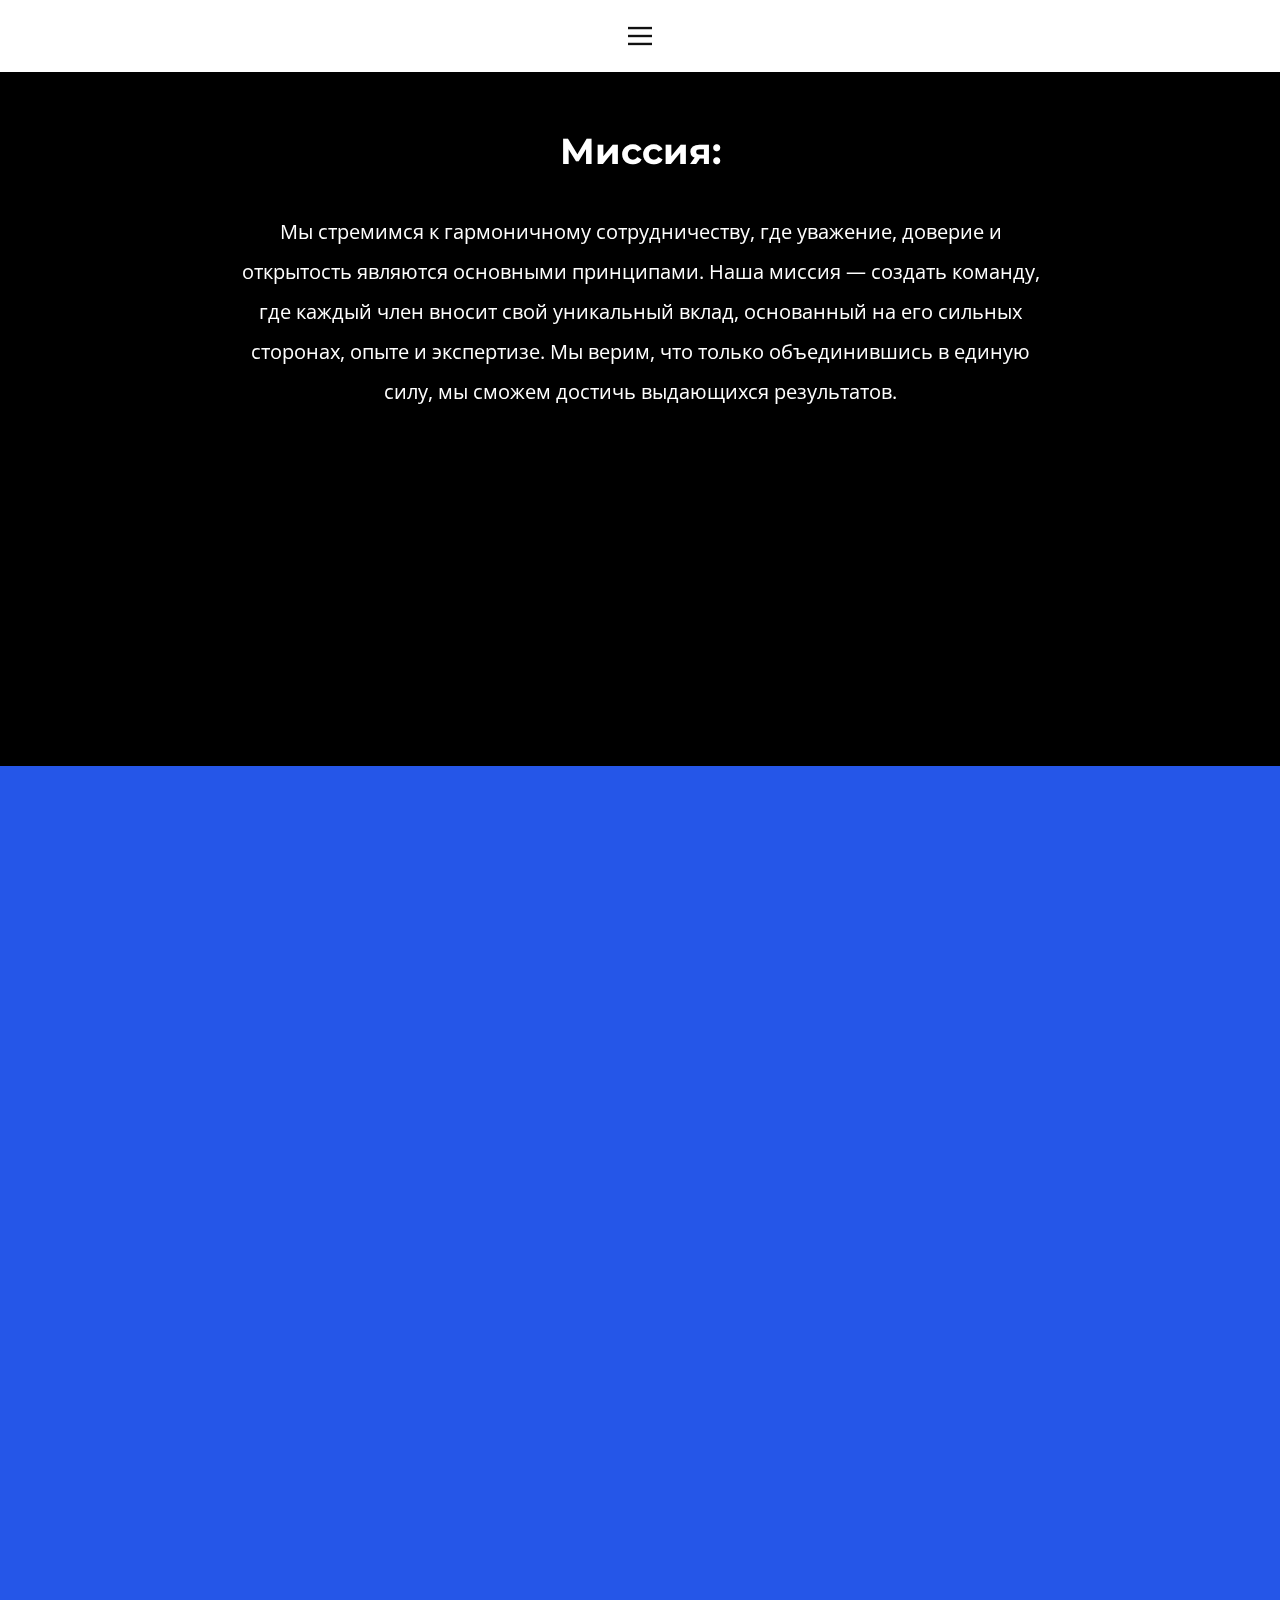
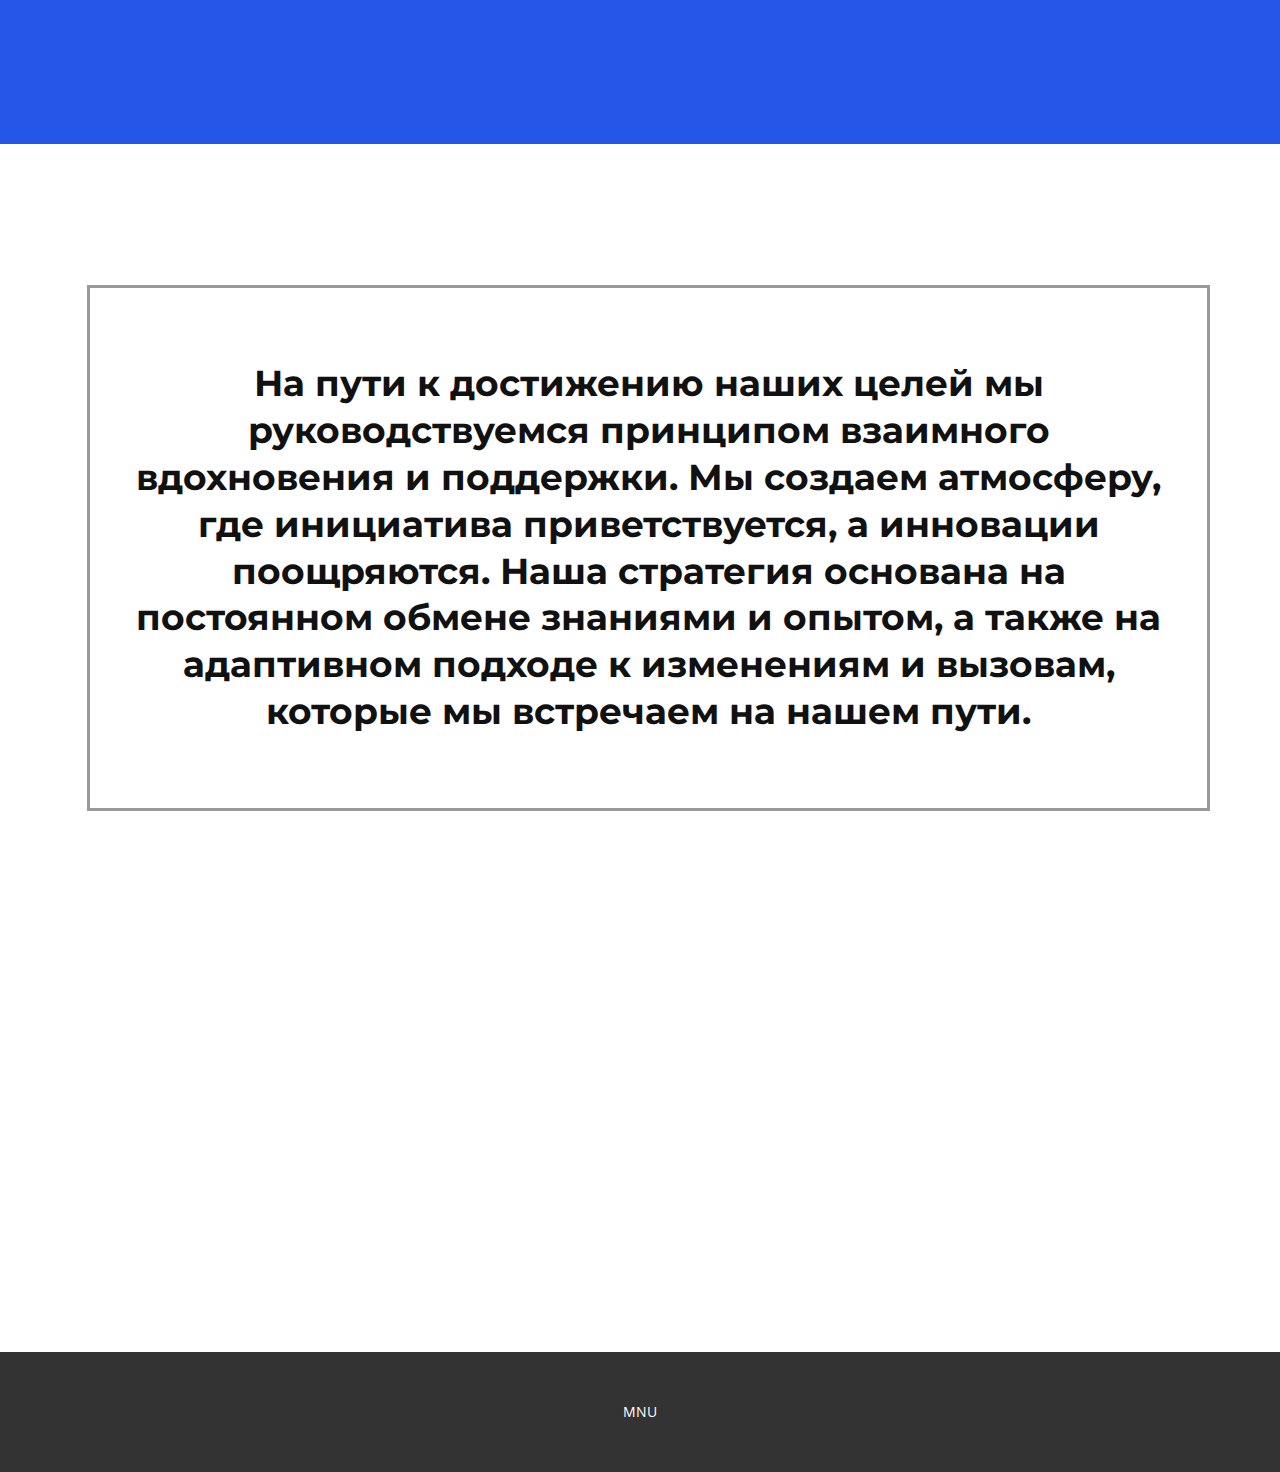
<file: О-нас.html>
<!DOCTYPE html>
<html style="font-size: 16px;" lang="ru"><head>
    <meta name="viewport" content="width=device-width, initial-scale=1.0">
    <meta charset="utf-8">
    <meta name="keywords" content="​Миссия:, Цель, ​На пути к достижению наших целей мы руководствуемся принципом взаимного вдохновения и поддержки. Мы создаем атмосферу, где инициатива приветствуется, а инновации поощряются. Наша стратегия основана на постоянном обмене знаниями и опытом, а также на адаптивном подходе к изменениям и вызовам, которые мы встречаем на нашем пути.​">
    <meta name="description" content="">
    <title>О нас</title>
    <link rel="stylesheet" href="nicepage.css" media="screen">
<link rel="stylesheet" href="О-нас.css" media="screen">
    <script class="u-script" type="text/javascript" src="jquery.js" defer=""></script>
    <script class="u-script" type="text/javascript" src="nicepage.js" defer=""></script>
    <meta name="generator" content="Nicepage 6.5.3, nicepage.com">
    <link id="u-theme-google-font" rel="stylesheet" href="https://fonts.googleapis.com/css?family=Roboto:100,100i,300,300i,400,400i,500,500i,700,700i,900,900i|Open+Sans:300,300i,400,400i,500,500i,600,600i,700,700i,800,800i">
    <link id="u-page-google-font" rel="stylesheet" href="https://fonts.googleapis.com/css?family=Montserrat:100,100i,200,200i,300,300i,400,400i,500,500i,600,600i,700,700i,800,800i,900,900i">
    
    
    
    
    
    
    <script type="application/ld+json">{
		"@context": "http://schema.org",
		"@type": "Organization",
		"name": ""
}</script>
    <meta name="theme-color" content="#2556e8">
    <meta property="og:title" content="О нас">
    <meta property="og:type" content="website">
  <meta data-intl-tel-input-cdn-path="intlTelInput/"></head>
  <body data-path-to-root="./" data-include-products="false" class="u-body u-xl-mode" data-lang="ru"><header class="u-align-center u-clearfix u-header u-header" id="sec-4db8">
    <div class="u-clearfix u-sheet u-sheet-1">
        <nav class="u-align-left u-menu u-menu-hamburger u-offcanvas u-menu-1" data-responsive-from="XL">
            <div class="menu-collapse">
                <a class="u-button-style u-nav-link" href="#" style="padding: 4px 0px; font-size: calc(1em + 8px);">
                    <svg class="u-svg-link" preserveAspectRatio="xMidYMin slice" viewBox="0 0 302 302" style=""><use xmlns:xlink="http://www.w3.org/1999/xlink" xlink:href="#svg-5c50"></use></svg>
                    <svg xmlns="http://www.w3.org/2000/svg" xmlns:xlink="http://www.w3.org/1999/xlink" version="1.1" id="svg-5c50" x="0px" y="0px" viewBox="0 0 302 302" style="enable-background:new 0 0 302 302;" xml:space="preserve" class="u-svg-content"><g><rect y="36" width="302" height="30"></rect><rect y="236" width="302" height="30"></rect><rect y="136" width="302" height="30"></rect>
</g><g></g><g></g><g></g><g></g><g></g><g></g><g></g><g></g><g></g><g></g><g></g><g></g><g></g><g></g><g></g></svg>
                </a>
            </div>
            <div class="u-nav-container">
                <ul class="u-nav u-unstyled u-nav-1">
                    <li class="u-nav-item">
                        <a class="u-button-style u-nav-link u-text-active-palette-1-base u-text-hover-palette-2-base" href="Главная.html" style="padding: 10px 20px;">Главная</a>
                    </li>
                    <li class="u-nav-item">
                        <a class="u-button-style u-nav-link u-text-active-palette-1-base u-text-hover-palette-2-base" href="О-нас.html" style="padding: 10px 20px;">О нас</a>
                    </li>
			<li class="u-nav-item"><a class="u-button-style u-nav-link u-text-active-palette-1-base u-text-hover-palette-2-base" href="Контакты.html" style="padding: 10px 20px;>Контакты</a>
                    <li class="u-nav-item">
                        <a class="u-button-style u-nav-link u-text-active-palette-1-base u-text-hover-palette-2-base" href="Страница-1.html" style="padding: 10px 20px;">Страница 1</a>
                    </li>
                    <li class="u-nav-item">
                        <a class="u-button-style u-nav-link u-text-active-palette-1-base u-text-hover-palette-2-base" href="Страница-2.html" style="padding: 10px 20px;">Страница 2</a>
                    </li>
                    <li class="u-nav-item">
                        <a class="u-button-style u-nav-link u-text-active-palette-1-base u-text-hover-palette-2-base" href="Страница-3.html" style="padding: 10px 20px;">Страница 3</a>
                    </li>
                </ul>
            </div>
            <div class="u-nav-container-collapse">
                <div class="u-align-center u-black u-container-style u-inner-container-layout u-opacity u-opacity-95 u-sidenav">
                    <div class="u-inner-container-layout u-sidenav-overflow">
                        <div class="u-menu-close"></div>
                        <ul class="u-align-center u-nav u-popupmenu-items u-unstyled u-nav-2">
                            <li class="u-nav-item">
                                <a class="u-button-style u-nav-link" href="Главная.html">Главная</a>
                            </li>
                            <li class="u-nav-item">
                                <a class="u-button-style u-nav-link" href="О-нас.html">О нас</a>
                            </li>
                            <li class="u-nav-item"><a class="u-button-style u-nav-link" href="Контакты.html">Контакты</a>
                            <li class="u-nav-item">
                                <a class="u-button-style u-nav-link" href="Страница-1.html">Страница 1</a>
                            </li>
                            <li class="u-nav-item">
                                <a class="u-button-style u-nav-link" href="Страница-2.html">Страница 2</a>
                            </li>
                            <li class="u-nav-item">
                                <a class="u-button-style u-nav-link" href="Страница-3.html">Страница 3</a>
                            </li>
                        </ul>
                    </div>
                </div>
                <div class="u-black u-menu-overlay u-opacity u-opacity-70"></div>
            </div>
        </nav>
    </div>
</header>
    <section class="u-align-center u-black u-clearfix u-container-align-center u-section-1" id="carousel_38aa">
      <div class="u-clearfix u-sheet u-valign-middle u-sheet-1">
        <h2 class="u-align-center u-text u-text-default u-text-1" data-animation-name="customAnimationIn" data-animation-duration="1500" data-animation-delay="250"> Миссия:</h2>
        <p class="u-align-center u-text u-text-2" data-animation-name="customAnimationIn" data-animation-duration="1500" data-animation-delay="500"> Мы стремимся к гармоничному сотрудничеству, где уважение, доверие и открытость являются основными принципами. Наша миссия — создать команду, где каждый член вносит свой уникальный вклад, основанный на его сильных сторонах, опыте и экспертизе. Мы верим, что только объединившись в единую силу, мы сможем достичь выдающихся результатов.</p>
        <div class="u-expanded-width u-list u-list-1">
          <div class="u-repeater u-repeater-1">
            <div class="u-container-align-center u-container-style u-list-item u-repeater-item u-list-item-1" data-animation-name="customAnimationIn" data-animation-duration="1500" data-animation-delay="750">
              <div class="u-container-layout u-similar-container u-valign-middle u-container-layout-1">
                <div class="u-align-center u-black u-border-4 u-border-palette-3-base u-container-style u-group u-hover-feature u-shape-circle u-group-1">
                  <div class="u-container-layout u-container-layout-2">
                    <h5 class="u-hover-feature u-text u-text-palette-1-base u-text-3">
                      <a class="u-border-none u-btn u-button-link u-button-style u-none u-text-active-palette-3-base u-text-body-alt-color u-text-hover-palette-3-base u-btn-1" href="" data-animation-name="" data-animation-duration="0" data-animation-delay="0" data-animation-direction=""> Взаимное уважение</a>
                    </h5>
                  </div>
                </div>
              </div>
            </div>
            <div class="u-container-align-center u-container-style u-list-item u-repeater-item u-list-item-2" data-animation-name="customAnimationIn" data-animation-duration="1500" data-animation-delay="750">
              <div class="u-container-layout u-similar-container u-valign-middle u-container-layout-3">
                <div class="u-align-center u-black u-border-4 u-border-palette-3-base u-container-style u-group u-hover-feature u-shape-circle u-group-2">
                  <div class="u-container-layout u-container-layout-4">
                    <h5 class="u-hover-feature u-text u-text-palette-1-base u-text-4">
                      <a class="u-border-none u-btn u-button-link u-button-style u-none u-text-active-palette-3-base u-text-body-alt-color u-text-hover-palette-3-base u-btn-2" href="" data-animation-name="" data-animation-duration="0" data-animation-delay="0" data-animation-direction=""> Доверие</a>
                    </h5>
                  </div>
                </div>
              </div>
            </div>
            <div class="u-container-align-center u-container-style u-list-item u-repeater-item u-list-item-3" data-animation-name="customAnimationIn" data-animation-duration="1500" data-animation-delay="750">
              <div class="u-container-layout u-similar-container u-valign-middle u-container-layout-5">
                <div class="u-align-center u-black u-border-4 u-border-palette-3-base u-container-style u-group u-hover-feature u-shape-circle u-group-3">
                  <div class="u-container-layout u-container-layout-6">
                    <h5 class="u-hover-feature u-text u-text-palette-1-base u-text-5">
                      <a class="u-border-none u-btn u-button-link u-button-style u-none u-text-active-palette-3-base u-text-body-alt-color u-text-hover-palette-3-base u-btn-3" href="" data-animation-name="" data-animation-duration="0" data-animation-delay="0" data-animation-direction=""> Ответственность</a>
                    </h5>
                  </div>
                </div>
              </div>
            </div>
            <div class="u-container-align-center u-container-style u-list-item u-repeater-item u-list-item-4" data-animation-name="customAnimationIn" data-animation-duration="1500" data-animation-delay="750">
              <div class="u-container-layout u-similar-container u-valign-middle u-container-layout-7">
                <div class="u-align-center u-black u-border-4 u-border-palette-3-base u-container-style u-group u-hover-feature u-shape-circle u-group-4">
                  <div class="u-container-layout u-container-layout-8">
                    <h5 class="u-hover-feature u-text u-text-palette-1-base u-text-6">
                      <a class="u-border-none u-btn u-button-link u-button-style u-none u-text-active-palette-3-base u-text-body-alt-color u-text-hover-palette-3-base u-btn-4" href="" data-animation-name="" data-animation-duration="0" data-animation-delay="0" data-animation-direction=""> Развитие</a>
                    </h5>
                  </div>
                </div>
              </div>
            </div>
          </div>
        </div>
      </div>
      
      
      
      
      
      
      
      
      
      
    </section>
    <section class="u-clearfix u-palette-1-base u-section-2" id="carousel_dfa3">
      <div class="u-expanded-height u-expanded-height-lg u-expanded-height-sm u-expanded-height-xs u-palette-1-light-1 u-shape u-shape-rectangle u-shape-1" data-animation-name="customAnimationIn" data-animation-duration="1500" data-animation-delay="750"></div>
      <img src="images/group-people-65-min.jpg" class="u-align-left u-expanded-width u-image u-image-1" data-image-width="1980" data-image-height="1113" data-animation-name="flipIn" data-animation-duration="1500" data-animation-delay="250" data-animation-direction="X">
      <div class="u-align-left u-container-align-left u-container-style u-group u-white u-group-1" data-animation-name="customAnimationIn" data-animation-duration="1500" data-animation-delay="500">
        <div class="u-container-layout u-valign-middle u-container-layout-1">
          <h2 class="u-align-left u-text u-text-1">Цель</h2>
          <p class="u-align-left u-text u-text-2"> Наша цель — создать эффективное и вдохновляющее рабочее окружение, где каждый член команды чувствует себя важным и ощущает поддержку коллектива. Мы стремимся к совместному росту и развитию, достигая успеха не только в индивидуальных достижениях, но и в коллективных целях.</p>
          <p class="u-align-left u-text u-text-3">нажмите кнопку нижу</p>
          <a href="" class="u-align-center u-btn u-button-style u-hover-palette-3-base u-palette-2-base u-btn-1">посмотреть</a>
        </div>
      </div>
    </section>
    <section class="u-clearfix u-section-3" id="sec-4073">
      <div class="u-clearfix u-sheet u-valign-middle-sm u-valign-middle-xs u-sheet-1">
        <div class="u-border-3 u-border-grey-40 u-container-style u-group u-group-1">
          <div class="u-container-layout u-valign-middle u-container-layout-1">
            <h2 class="u-align-center u-text u-text-default u-text-1"> На пути к достижению наших целей мы руководствуемся принципом взаимного вдохновения и поддержки. Мы создаем атмосферу, где инициатива приветствуется, а инновации поощряются. Наша стратегия основана на постоянном обмене знаниями и опытом, а также на адаптивном подходе к изменениям и вызовам, которые мы встречаем на нашем пути.<span style="font-size: 1.25rem;"></span>
            </h2>
          </div>
        </div>
      </div>
    </section>
    <section class="u-clearfix u-section-4" id="sec-1d9a">
      <div class="u-clearfix u-sheet u-sheet-1"></div>
    </section>
    
    
    
    <footer class="u-align-center u-clearfix u-footer u-grey-80 u-footer" id="sec-60a6"><div class="u-clearfix u-sheet u-sheet-1">
        <p class="u-small-text u-text u-text-variant u-text-1">MNU </p>
      </div></footer>
  
</body></html>
</file>
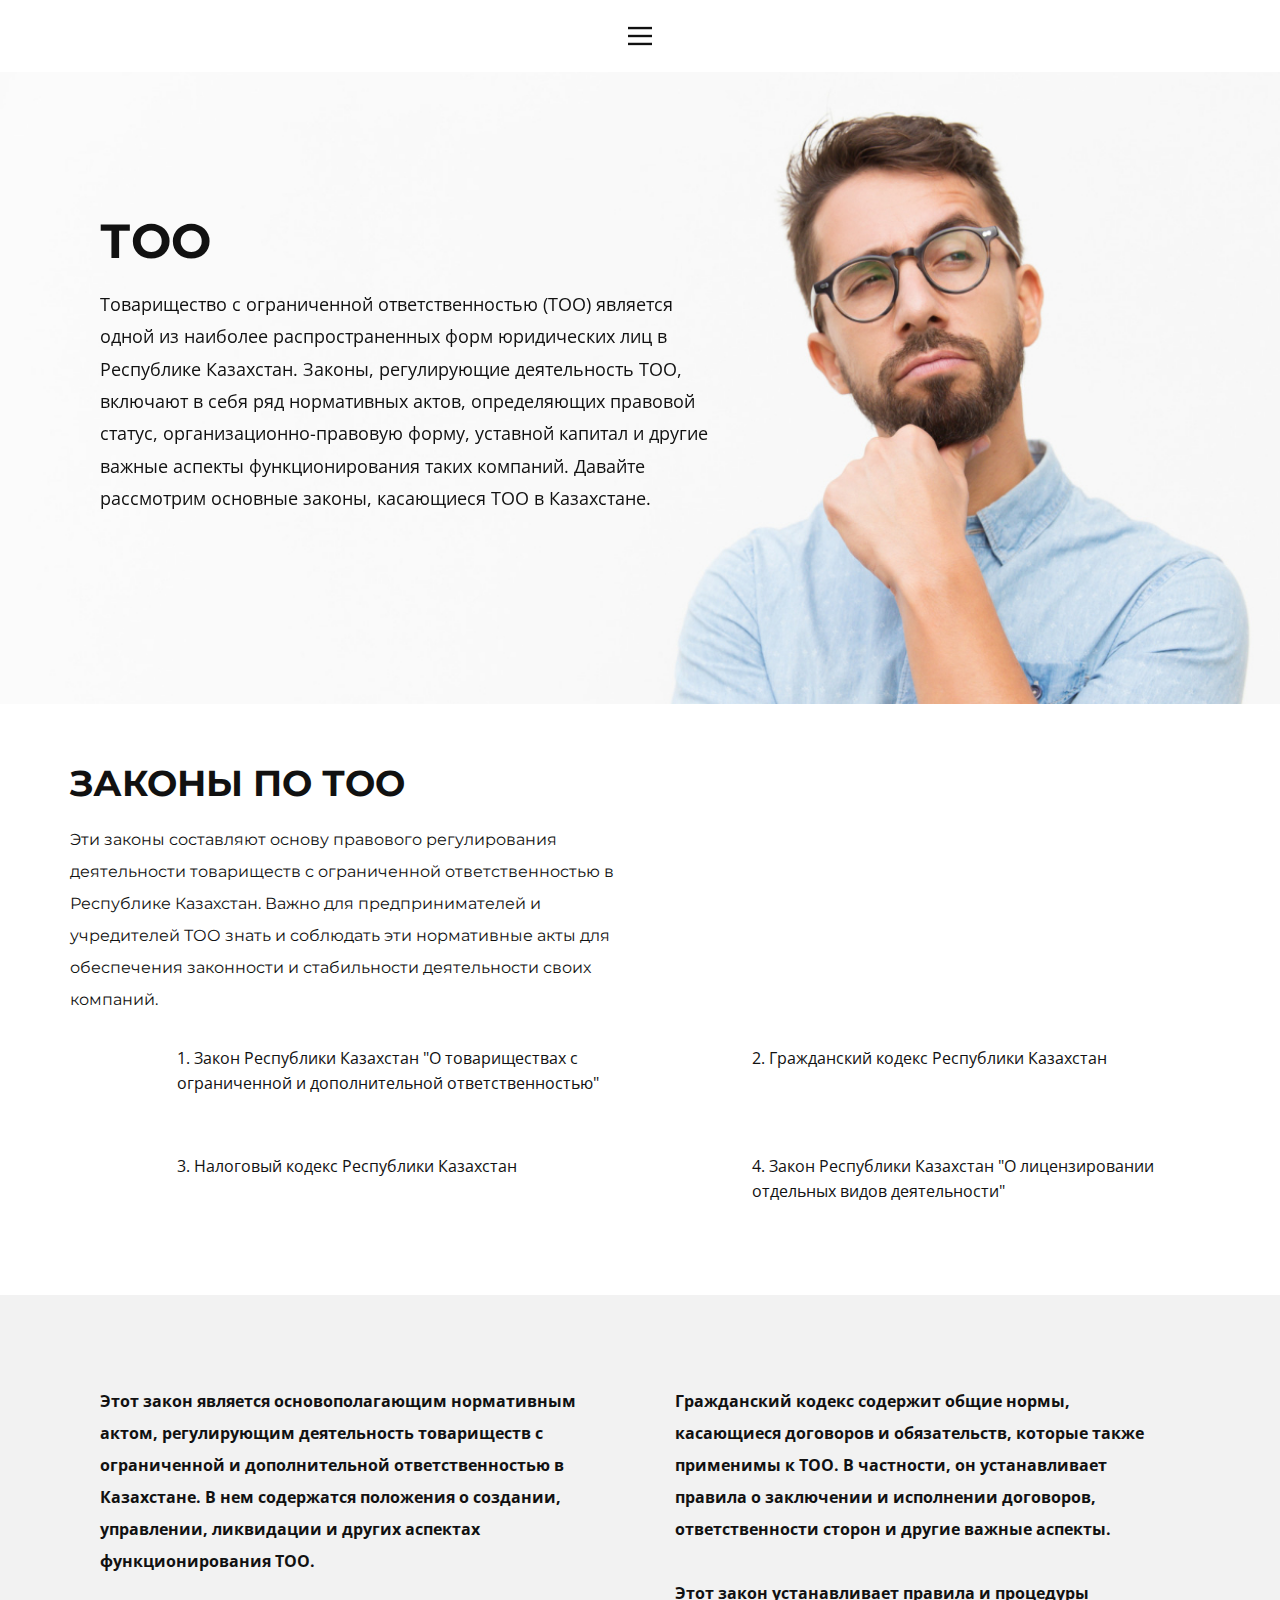
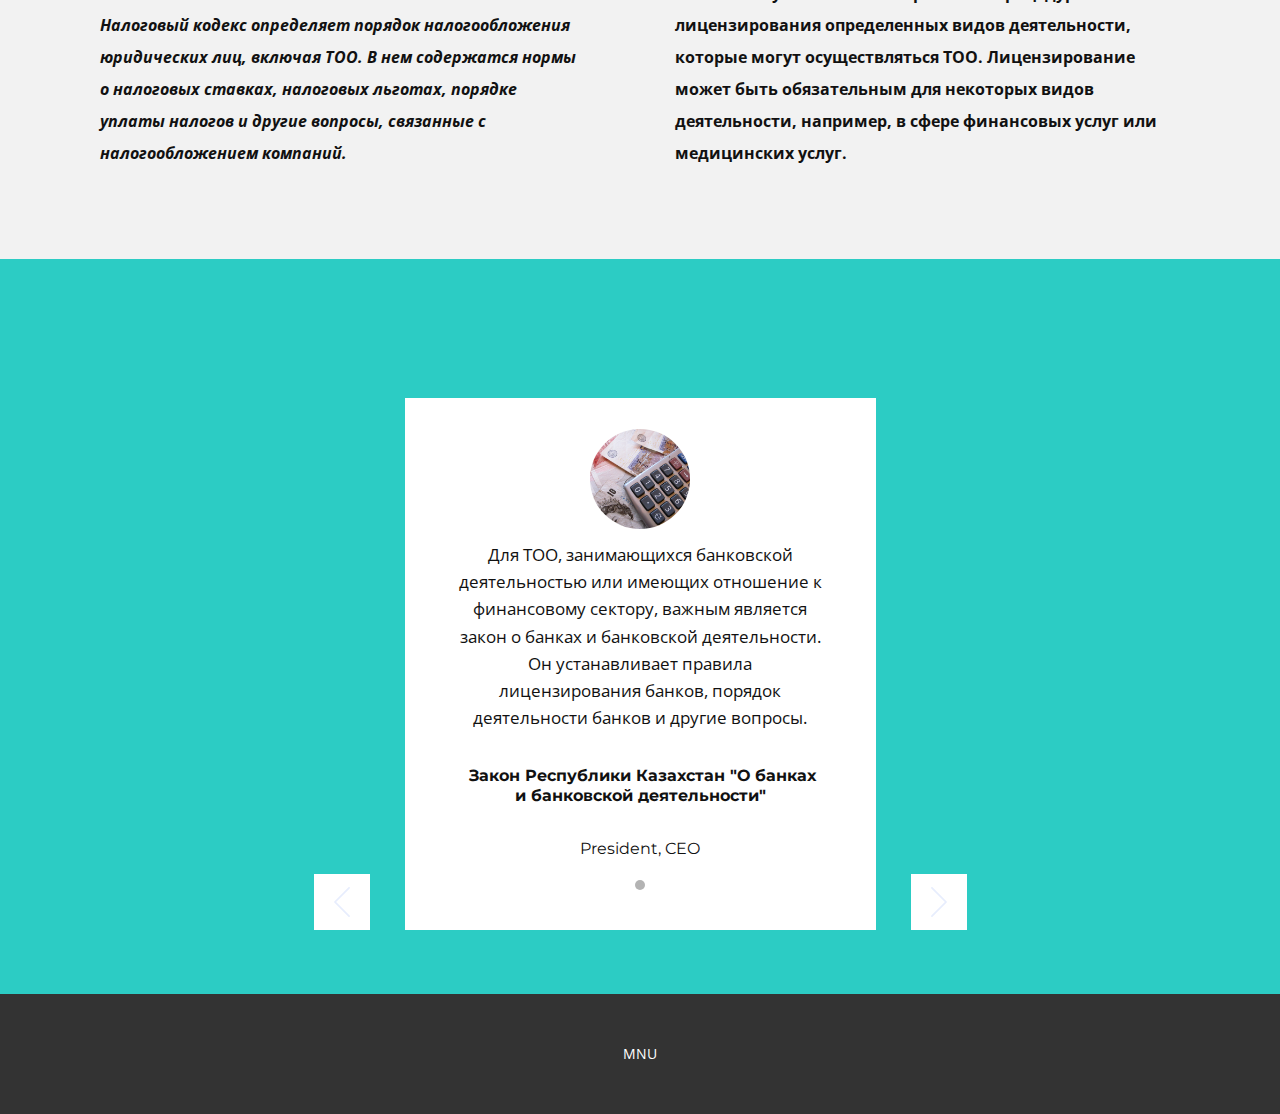
<file: Страница-1.html>
<!DOCTYPE html>
<html style="font-size: 16px;" lang="ru"><head>
    <meta name="viewport" content="width=device-width, initial-scale=1.0">
    <meta charset="utf-8">
    <meta name="keywords" content="​Works for you, even when you aren’t working, What We Do, Our Tea​m, Testimonials, ​We&amp;apos;re here to support">
    <meta name="description" content="">
    <title>Страница 1</title>
    <link rel="stylesheet" href="nicepage.css" media="screen">
<link rel="stylesheet" href="Страница-1.css" media="screen">
    <script class="u-script" type="text/javascript" src="jquery.js" defer=""></script>
    <script class="u-script" type="text/javascript" src="nicepage.js" defer=""></script>
    <meta name="generator" content="Nicepage 6.5.3, nicepage.com">
    <link id="u-theme-google-font" rel="stylesheet" href="https://fonts.googleapis.com/css?family=Roboto:100,100i,300,300i,400,400i,500,500i,700,700i,900,900i|Open+Sans:300,300i,400,400i,500,500i,600,600i,700,700i,800,800i">
    <link id="u-page-google-font" rel="stylesheet" href="https://fonts.googleapis.com/css?family=Montserrat:100,100i,200,200i,300,300i,400,400i,500,500i,600,600i,700,700i,800,800i,900,900i">
    
    
    
    
    
    
    <script type="application/ld+json">{
		"@context": "http://schema.org",
		"@type": "Organization",
		"name": ""
}</script>
    <meta name="theme-color" content="#2556e8">
    <meta property="og:title" content="Страница 1">
    <meta property="og:type" content="website">
  <meta data-intl-tel-input-cdn-path="intlTelInput/"></head>
  <body data-path-to-root="./" data-include-products="false" class="u-body u-xl-mode" data-lang="ru"><header class="u-align-center u-clearfix u-header u-header" id="sec-4db8"><div class="u-clearfix u-sheet u-sheet-1">
        <nav class="u-align-left u-menu u-menu-hamburger u-offcanvas u-menu-1" data-responsive-from="XL">
          <div class="menu-collapse">
            <a class="u-button-style u-nav-link" href="#" style="padding: 4px 0px; font-size: calc(1em + 8px);">
              <svg class="u-svg-link" preserveAspectRatio="xMidYMin slice" viewBox="0 0 302 302" style=""><use xmlns:xlink="http://www.w3.org/1999/xlink" xlink:href="#svg-5c50"></use></svg>
              <svg xmlns="http://www.w3.org/2000/svg" xmlns:xlink="http://www.w3.org/1999/xlink" version="1.1" id="svg-5c50" x="0px" y="0px" viewBox="0 0 302 302" style="enable-background:new 0 0 302 302;" xml:space="preserve" class="u-svg-content"><g><rect y="36" width="302" height="30"></rect><rect y="236" width="302" height="30"></rect><rect y="136" width="302" height="30"></rect>
</g><g></g><g></g><g></g><g></g><g></g><g></g><g></g><g></g><g></g><g></g><g></g><g></g><g></g><g></g><g></g></svg>
            </a>
          </div>
          <div class="u-nav-container">
            <ul class="u-nav u-unstyled u-nav-1"><li class="u-nav-item"><a class="u-button-style u-nav-link u-text-active-palette-1-base u-text-hover-palette-2-base" href="Главная.html" style="padding: 10px 20px;">Главная</a>
</li><li class="u-nav-item"><a class="u-button-style u-nav-link u-text-active-palette-1-base u-text-hover-palette-2-base" href="О-нас.html" style="padding: 10px 20px;">О нас</a>
</li><li class="u-nav-item"><a class="u-button-style u-nav-link u-text-active-palette-1-base u-text-hover-palette-2-base" href="Страница-1.html" style="padding: 10px 20px;">Страница 1</a>
</li><li class="u-nav-item"><a class="u-button-style u-nav-link u-text-active-palette-1-base u-text-hover-palette-2-base" href="Страница-2.html" style="padding: 10px 20px;">Страница 2</a>
</li><li class="u-nav-item"><a class="u-button-style u-nav-link u-text-active-palette-1-base u-text-hover-palette-2-base" href="Страница-3.html" style="padding: 10px 20px;">Страница 3</a>
</li></ul>
          </div>
          <div class="u-nav-container-collapse">
            <div class="u-align-center u-black u-container-style u-inner-container-layout u-opacity u-opacity-95 u-sidenav">
              <div class="u-inner-container-layout u-sidenav-overflow">
                <div class="u-menu-close"></div>
                <ul class="u-align-center u-nav u-popupmenu-items u-unstyled u-nav-2"><li class="u-nav-item"><a class="u-button-style u-nav-link" href="Главная.html">Главная</a>
</li><li class="u-nav-item"><a class="u-button-style u-nav-link" href="О-нас.html">О нас</a>
</li><li class="u-nav-item"><a class="u-button-style u-nav-link" href="Страница-1.html">Страница 1</a>
</li><li class="u-nav-item"><a class="u-button-style u-nav-link" href="Страница-2.html">Страница 2</a>
</li><li class="u-nav-item"><a class="u-button-style u-nav-link" href="Страница-3.html">Страница 3</a>
</li></ul>
              </div>
            </div>
            <div class="u-black u-menu-overlay u-opacity u-opacity-70"></div>
          </div>
        </nav>
      </div></header>
    <section class="u-clearfix u-image u-section-1" id="carousel_ab75" data-image-width="1500" data-image-height="1000">
      <div class="u-clearfix u-sheet u-valign-middle-lg u-valign-middle-sm u-valign-middle-xl u-valign-middle-xs u-sheet-1">
        <div class="u-container-style u-expanded-width-sm u-expanded-width-xs u-group u-shape-rectangle u-group-1" data-animation-name="customAnimationIn" data-animation-duration="2000">
          <div class="u-container-layout u-container-layout-1">
            <h1 class="u-align-left u-text u-text-1"> ТОО</h1>
            <p class="u-align-left u-text u-text-2" data-animation-name="" data-animation-duration="0" data-animation-delay="0" data-animation-direction=""> Товарищество с ограниченной ответственностью (ТОО) является одной из наиболее распространенных форм юридических лиц в Республике Казахстан. Законы, регулирующие деятельность ТОО, включают в себя ряд нормативных актов, определяющих правовой статус, организационно-правовую форму, уставной капитал и другие важные аспекты функционирования таких компаний. Давайте рассмотрим основные законы, касающиеся ТОО в Казахстане. </p>
          </div>
        </div>
      </div>
    </section>
    <section class="u-align-center u-clearfix u-section-2" id="carousel_46b9">
      <div class="u-clearfix u-sheet u-sheet-1">
        <h2 class="u-align-left u-text u-text-default u-text-1">ЗАКОНЫ ПО ТОО</h2>
        <p class="u-align-left u-custom-font u-font-montserrat u-text u-text-2"> Эти законы составляют основу правового регулирования деятельности товариществ с ограниченной ответственностью в Республике Казахстан. Важно для предпринимателей и учредителей ТОО знать и соблюдать эти нормативные акты для обеспечения законности и стабильности деятельности своих компаний.<br>
        </p>
        <div class="u-expanded-width u-list u-list-1">
          <div class="u-repeater u-repeater-1">
            <div class="u-align-left u-container-style u-list-item u-repeater-item">
              <div class="u-container-layout u-similar-container u-valign-top u-container-layout-1"><span class="u-icon u-icon-circle u-palette-4-base u-text-black u-icon-1" data-animation-name="customAnimationIn" data-animation-duration="1000"><svg class="u-svg-link" preserveAspectRatio="xMidYMin slice" viewBox="0 0 60 60" style=""><use xmlns:xlink="http://www.w3.org/1999/xlink" xlink:href="#svg-fa60"></use></svg><svg class="u-svg-content" viewBox="0 0 60 60" x="0px" y="0px" id="svg-fa60" style="enable-background:new 0 0 60 60;"><g><path d="M42.595,0H17.405C14.977,0,13,1.977,13,4.405v51.189C13,58.023,14.977,60,17.405,60h25.189C45.023,60,47,58.023,47,55.595
		V4.405C47,1.977,45.023,0,42.595,0z M15,8h30v38H15V8z M17.405,2h25.189C43.921,2,45,3.079,45,4.405V6H15V4.405
		C15,3.079,16.079,2,17.405,2z M42.595,58H17.405C16.079,58,15,56.921,15,55.595V48h30v7.595C45,56.921,43.921,58,42.595,58z"></path><path d="M30,49c-2.206,0-4,1.794-4,4s1.794,4,4,4s4-1.794,4-4S32.206,49,30,49z M30,55c-1.103,0-2-0.897-2-2s0.897-2,2-2
		s2,0.897,2,2S31.103,55,30,55z"></path><path d="M26,5h4c0.553,0,1-0.447,1-1s-0.447-1-1-1h-4c-0.553,0-1,0.447-1,1S25.447,5,26,5z"></path><path d="M33,5h1c0.553,0,1-0.447,1-1s-0.447-1-1-1h-1c-0.553,0-1,0.447-1,1S32.447,5,33,5z"></path><path d="M56.612,4.569c-0.391-0.391-1.023-0.391-1.414,0s-0.391,1.023,0,1.414c3.736,3.736,3.736,9.815,0,13.552
		c-0.391,0.391-0.391,1.023,0,1.414c0.195,0.195,0.451,0.293,0.707,0.293s0.512-0.098,0.707-0.293
		C61.128,16.434,61.128,9.085,56.612,4.569z"></path><path d="M52.401,6.845c-0.391-0.391-1.023-0.391-1.414,0s-0.391,1.023,0,1.414c1.237,1.237,1.918,2.885,1.918,4.639
		s-0.681,3.401-1.918,4.638c-0.391,0.391-0.391,1.023,0,1.414c0.195,0.195,0.451,0.293,0.707,0.293s0.512-0.098,0.707-0.293
		c1.615-1.614,2.504-3.764,2.504-6.052S54.017,8.459,52.401,6.845z"></path><path d="M4.802,5.983c0.391-0.391,0.391-1.023,0-1.414s-1.023-0.391-1.414,0c-4.516,4.516-4.516,11.864,0,16.38
		c0.195,0.195,0.451,0.293,0.707,0.293s0.512-0.098,0.707-0.293c0.391-0.391,0.391-1.023,0-1.414
		C1.065,15.799,1.065,9.72,4.802,5.983z"></path><path d="M9.013,6.569c-0.391-0.391-1.023-0.391-1.414,0c-1.615,1.614-2.504,3.764-2.504,6.052s0.889,4.438,2.504,6.053
		c0.195,0.195,0.451,0.293,0.707,0.293s0.512-0.098,0.707-0.293c0.391-0.391,0.391-1.023,0-1.414
		c-1.237-1.237-1.918-2.885-1.918-4.639S7.775,9.22,9.013,7.983C9.403,7.593,9.403,6.96,9.013,6.569z"></path>
</g></svg></span>
                <p class="u-text u-text-3"> 1. Закон Республики Казахстан "О товариществах с ограниченной и дополнительной ответственностью"<br>
                </p>
              </div>
            </div>
            <div class="u-align-left u-container-style u-list-item u-repeater-item">
              <div class="u-container-layout u-similar-container u-valign-top u-container-layout-2"><span class="u-icon u-icon-circle u-palette-4-base u-text-black u-icon-2" data-animation-name="customAnimationIn" data-animation-duration="2000"><svg class="u-svg-link" preserveAspectRatio="xMidYMin slice" viewBox="0 0 54 54" style=""><use xmlns:xlink="http://www.w3.org/1999/xlink" xlink:href="#svg-b9a8"></use></svg><svg class="u-svg-content" viewBox="0 0 54 54" x="0px" y="0px" id="svg-b9a8" style="enable-background:new 0 0 54 54;"><g><path d="M27,8c-9.374,0-17,7.626-17,17c0,7.112,4.391,13.412,11,15.9V50c0,0.553,0.447,1,1,1h1v2c0,0.553,0.447,1,1,1h6
		c0.553,0,1-0.447,1-1v-2h1c0.553,0,1-0.447,1-1v-9.1c6.609-2.488,11-8.788,11-15.9C44,15.626,36.374,8,27,8z M30,49
		c-0.553,0-1,0.447-1,1v2h-4v-2c0-0.553-0.447-1-1-1h-1v-5h8v5H30z M31.688,39.242C31.277,39.377,31,39.761,31,40.192V42h-8v-1.808
		c0-0.432-0.277-0.815-0.688-0.95C16.145,37.214,12,31.49,12,25c0-8.271,6.729-15,15-15s15,6.729,15,15
		C42,31.49,37.855,37.214,31.688,39.242z"></path><path d="M27,6c0.553,0,1-0.447,1-1V1c0-0.553-0.447-1-1-1s-1,0.447-1,1v4C26,5.553,26.447,6,27,6z"></path><path d="M51,24h-4c-0.553,0-1,0.447-1,1s0.447,1,1,1h4c0.553,0,1-0.447,1-1S51.553,24,51,24z"></path><path d="M7,24H3c-0.553,0-1,0.447-1,1s0.447,1,1,1h4c0.553,0,1-0.447,1-1S7.553,24,7,24z"></path><path d="M43.264,7.322l-2.828,2.828c-0.391,0.391-0.391,1.023,0,1.414c0.195,0.195,0.451,0.293,0.707,0.293
		s0.512-0.098,0.707-0.293l2.828-2.828c0.391-0.391,0.391-1.023,0-1.414S43.654,6.932,43.264,7.322z"></path><path d="M12.15,38.436l-2.828,2.828c-0.391,0.391-0.391,1.023,0,1.414c0.195,0.195,0.451,0.293,0.707,0.293
		s0.512-0.098,0.707-0.293l2.828-2.828c0.391-0.391,0.391-1.023,0-1.414S12.541,38.045,12.15,38.436z"></path><path d="M41.85,38.436c-0.391-0.391-1.023-0.391-1.414,0s-0.391,1.023,0,1.414l2.828,2.828c0.195,0.195,0.451,0.293,0.707,0.293
		s0.512-0.098,0.707-0.293c0.391-0.391,0.391-1.023,0-1.414L41.85,38.436z"></path><path d="M12.15,11.564c0.195,0.195,0.451,0.293,0.707,0.293s0.512-0.098,0.707-0.293c0.391-0.391,0.391-1.023,0-1.414l-2.828-2.828
		c-0.391-0.391-1.023-0.391-1.414,0s-0.391,1.023,0,1.414L12.15,11.564z"></path><path d="M27,13c-6.617,0-12,5.383-12,12c0,0.553,0.447,1,1,1s1-0.447,1-1c0-5.514,4.486-10,10-10c0.553,0,1-0.447,1-1
		S27.553,13,27,13z"></path>
</g></svg></span>
                <p class="u-text u-text-4"> 2. Гражданский кодекс Республики Казахстан<br>
                </p>
              </div>
            </div>
            <div class="u-align-left u-container-style u-list-item u-repeater-item">
              <div class="u-container-layout u-similar-container u-valign-top u-container-layout-3"><span class="u-icon u-icon-circle u-palette-4-base u-text-black u-icon-3" data-animation-name="customAnimationIn" data-animation-duration="1000"><svg class="u-svg-link" preserveAspectRatio="xMidYMin slice" viewBox="0 0 54.757 54.757" style=""><use xmlns:xlink="http://www.w3.org/1999/xlink" xlink:href="#svg-945f"></use></svg><svg class="u-svg-content" viewBox="0 0 54.757 54.757" x="0px" y="0px" id="svg-945f" style="enable-background:new 0 0 54.757 54.757;"><g><path d="M27.557,12c-3.859,0-7,3.141-7,7s3.141,7,7,7s7-3.141,7-7S31.416,12,27.557,12z M27.557,24c-2.757,0-5-2.243-5-5
		s2.243-5,5-5s5,2.243,5,5S30.314,24,27.557,24z"></path><path d="M40.94,5.617C37.318,1.995,32.502,0,27.38,0c-5.123,0-9.938,1.995-13.56,5.617c-6.703,6.702-7.536,19.312-1.804,26.952
		L27.38,54.757L42.721,32.6C48.476,24.929,47.643,12.319,40.94,5.617z M41.099,31.431L27.38,51.243L13.639,31.4
		C8.44,24.468,9.185,13.08,15.235,7.031C18.479,3.787,22.792,2,27.38,2s8.901,1.787,12.146,5.031
		C45.576,13.08,46.321,24.468,41.099,31.431z"></path>
</g></svg></span>
                <p class="u-text u-text-5"> 3. Налоговый кодекс Республики Казахстан<br>
                </p>
              </div>
            </div>
            <div class="u-align-left u-container-style u-list-item u-repeater-item">
              <div class="u-container-layout u-similar-container u-valign-top u-container-layout-4"><span class="u-icon u-icon-circle u-palette-4-base u-text-black u-icon-4" data-animation-name="customAnimationIn" data-animation-duration="1000"><svg class="u-svg-link" preserveAspectRatio="xMidYMin slice" viewBox="0 0 54 54" style=""><use xmlns:xlink="http://www.w3.org/1999/xlink" xlink:href="#svg-dc9f"></use></svg><svg class="u-svg-content" viewBox="0 0 54 54" x="0px" y="0px" id="svg-dc9f" style="enable-background:new 0 0 54 54;"><g><path d="M51.22,21h-5.052c-0.812,0-1.481-0.447-1.792-1.197s-0.153-1.54,0.42-2.114l3.572-3.571
		c0.525-0.525,0.814-1.224,0.814-1.966c0-0.743-0.289-1.441-0.814-1.967l-4.553-4.553c-1.05-1.05-2.881-1.052-3.933,0l-3.571,3.571
		c-0.574,0.573-1.366,0.733-2.114,0.421C33.447,9.313,33,8.644,33,7.832V2.78C33,1.247,31.753,0,30.22,0H23.78
		C22.247,0,21,1.247,21,2.78v5.052c0,0.812-0.447,1.481-1.197,1.792c-0.748,0.313-1.54,0.152-2.114-0.421l-3.571-3.571
		c-1.052-1.052-2.883-1.05-3.933,0l-4.553,4.553c-0.525,0.525-0.814,1.224-0.814,1.967c0,0.742,0.289,1.44,0.814,1.966l3.572,3.571
		c0.573,0.574,0.73,1.364,0.42,2.114S8.644,21,7.832,21H2.78C1.247,21,0,22.247,0,23.78v6.439C0,31.753,1.247,33,2.78,33h5.052
		c0.812,0,1.481,0.447,1.792,1.197s0.153,1.54-0.42,2.114l-3.572,3.571c-0.525,0.525-0.814,1.224-0.814,1.966
		c0,0.743,0.289,1.441,0.814,1.967l4.553,4.553c1.051,1.051,2.881,1.053,3.933,0l3.571-3.572c0.574-0.573,1.363-0.731,2.114-0.42
		c0.75,0.311,1.197,0.98,1.197,1.792v5.052c0,1.533,1.247,2.78,2.78,2.78h6.439c1.533,0,2.78-1.247,2.78-2.78v-5.052
		c0-0.812,0.447-1.481,1.197-1.792c0.751-0.312,1.54-0.153,2.114,0.42l3.571,3.572c1.052,1.052,2.883,1.05,3.933,0l4.553-4.553
		c0.525-0.525,0.814-1.224,0.814-1.967c0-0.742-0.289-1.44-0.814-1.966l-3.572-3.571c-0.573-0.574-0.73-1.364-0.42-2.114
		S45.356,33,46.168,33h5.052c1.533,0,2.78-1.247,2.78-2.78V23.78C54,22.247,52.753,21,51.22,21z M52,30.22
		C52,30.65,51.65,31,51.22,31h-5.052c-1.624,0-3.019,0.932-3.64,2.432c-0.622,1.5-0.295,3.146,0.854,4.294l3.572,3.571
		c0.305,0.305,0.305,0.8,0,1.104l-4.553,4.553c-0.304,0.304-0.799,0.306-1.104,0l-3.571-3.572c-1.149-1.149-2.794-1.474-4.294-0.854
		c-1.5,0.621-2.432,2.016-2.432,3.64v5.052C31,51.65,30.65,52,30.22,52H23.78C23.35,52,23,51.65,23,51.22v-5.052
		c0-1.624-0.932-3.019-2.432-3.64c-0.503-0.209-1.021-0.311-1.533-0.311c-1.014,0-1.997,0.4-2.761,1.164l-3.571,3.572
		c-0.306,0.306-0.801,0.304-1.104,0l-4.553-4.553c-0.305-0.305-0.305-0.8,0-1.104l3.572-3.571c1.148-1.148,1.476-2.794,0.854-4.294
		C10.851,31.932,9.456,31,7.832,31H2.78C2.35,31,2,30.65,2,30.22V23.78C2,23.35,2.35,23,2.78,23h5.052
		c1.624,0,3.019-0.932,3.64-2.432c0.622-1.5,0.295-3.146-0.854-4.294l-3.572-3.571c-0.305-0.305-0.305-0.8,0-1.104l4.553-4.553
		c0.304-0.305,0.799-0.305,1.104,0l3.571,3.571c1.147,1.147,2.792,1.476,4.294,0.854C22.068,10.851,23,9.456,23,7.832V2.78
		C23,2.35,23.35,2,23.78,2h6.439C30.65,2,31,2.35,31,2.78v5.052c0,1.624,0.932,3.019,2.432,3.64
		c1.502,0.622,3.146,0.294,4.294-0.854l3.571-3.571c0.306-0.305,0.801-0.305,1.104,0l4.553,4.553c0.305,0.305,0.305,0.8,0,1.104
		l-3.572,3.571c-1.148,1.148-1.476,2.794-0.854,4.294c0.621,1.5,2.016,2.432,3.64,2.432h5.052C51.65,23,52,23.35,52,23.78V30.22z"></path><path d="M27,18c-4.963,0-9,4.037-9,9s4.037,9,9,9s9-4.037,9-9S31.963,18,27,18z M27,34c-3.859,0-7-3.141-7-7s3.141-7,7-7
		s7,3.141,7,7S30.859,34,27,34z"></path>
</g></svg></span>
                <p class="u-text u-text-6"> 4. Закон Республики Казахстан "О лицензировании отдельных видов деятельности"<br>
                </p>
              </div>
            </div>
          </div>
        </div>
      </div>
    </section>
    <section class="u-align-center u-clearfix u-container-align-left u-grey-5 u-section-3" id="sec-db74">
      <div class="u-clearfix u-sheet u-sheet-1">
        <div class="u-expanded-width u-list u-list-1">
          <div class="u-repeater u-repeater-1">
            <div class="u-container-align-left u-container-style u-list-item u-repeater-item">
              <div class="u-container-layout u-similar-container u-valign-top u-container-layout-1">
                <p class="u-align-left u-text u-text-1"> Этот закон является основополагающим нормативным актом, регулирующим деятельность товариществ с ограниченной и дополнительной ответственностью в Казахстане. В нем содержатся положения о создании, управлении, ликвидации и других аспектах функционирования ТОО.<br>
                  <br>
                  <span style="font-weight: 700; font-style: italic;"> Налоговый кодекс определяет порядок налогообложения юридических лиц, включая ТОО. В нем содержатся нормы о налоговых ставках, налоговых льготах, порядке уплаты налогов и другие вопросы, связанные с налогообложением компаний.</span>
                  <br>
                </p>
              </div>
            </div>
            <div class="u-container-align-left u-container-style u-list-item u-repeater-item">
              <div class="u-container-layout u-similar-container u-valign-top u-container-layout-2">
                <p class="u-align-left u-text u-text-2">Гражданский кодекс содержит общие нормы, касающиеся договоров и обязательств, которые также применимы к ТОО. В частности, он устанавливает правила о заключении и исполнении договоров, ответственности сторон и другие важные аспекты.<br>
                  <br>
                  <span style="font-weight: 700; font-style: italic;"></span>Этот закон устанавливает правила и процедуры лицензирования определенных видов деятельности, которые могут осуществляться ТОО. Лицензирование может быть обязательным для некоторых видов деятельности, например, в сфере финансовых услуг или медицинских услуг.<br>
                </p>
              </div>
            </div>
          </div>
        </div>
      </div>
    </section>
    <section class="u-align-center u-clearfix u-palette-4-base u-section-4" id="sec-3c0e">
      <div class="u-clearfix u-sheet u-sheet-1">
        <div id="carousel-40f3" data-interval="5000" data-u-ride="carousel" class="u-carousel u-slider u-slider-1">
          <ol class="u-absolute-hcenter u-carousel-indicators u-carousel-indicators-1">
            <li data-u-target="#carousel-40f3" class="u-active u-grey-30 u-shape-circle" data-u-slide-to="0" style="width: 10px; height: 10px;"></li>
          </ol>
          <div class="u-carousel-inner" role="listbox">
            <div class="u-active u-align-center u-carousel-item u-container-style u-slide u-white u-carousel-item-1">
              <div class="u-container-layout u-container-layout-1">
                <img class="u-image u-image-circle u-image-1" src="images/25600671-0.jpeg" alt="" data-image-width="4000" data-image-height="3000">
                <p class="u-large-text u-text u-text-variant u-text-1"> Для ТОО, занимающихся банковской деятельностью или имеющих отношение к финансовому сектору, важным является закон о банках и банковской деятельности. Он устанавливает правила лицензирования банков, порядок деятельности банков и другие вопросы.<br>
                </p>
                <h5 class="u-text u-text-2">&nbsp;Закон Республики Казахстан "О банках и банковской деятельности"<br>
                  <br>
                </h5>
                <h6 class="u-text u-text-3">President, CEO</h6>
              </div>
            </div>
          </div>
          <a class="u-carousel-control u-carousel-control-prev u-hidden-sm u-hidden-xs u-hover-grey-25 u-spacing-13 u-white u-carousel-control-1" href="#carousel-40f3" role="button" data-u-slide="prev">
            <span aria-hidden="true">
              <svg viewBox="0 0 477.175 477.175"><path d="M145.188,238.575l215.5-215.5c5.3-5.3,5.3-13.8,0-19.1s-13.8-5.3-19.1,0l-225.1,225.1c-5.3,5.3-5.3,13.8,0,19.1l225.1,225
		c2.6,2.6,6.1,4,9.5,4s6.9-1.3,9.5-4c5.3-5.3,5.3-13.8,0-19.1L145.188,238.575z"></path></svg>
            </span>
            <span class="sr-only">
              <svg viewBox="0 0 477.175 477.175"><path d="M145.188,238.575l215.5-215.5c5.3-5.3,5.3-13.8,0-19.1s-13.8-5.3-19.1,0l-225.1,225.1c-5.3,5.3-5.3,13.8,0,19.1l225.1,225
		c2.6,2.6,6.1,4,9.5,4s6.9-1.3,9.5-4c5.3-5.3,5.3-13.8,0-19.1L145.188,238.575z"></path></svg>
            </span>
          </a>
          <a class="u-carousel-control u-carousel-control-next u-hidden-sm u-hidden-xs u-hover-grey-25 u-spacing-13 u-white u-carousel-control-2" href="#carousel-40f3" role="button" data-u-slide="next">
            <span aria-hidden="true">
              <svg viewBox="0 0 477.175 477.175"><path d="M360.731,229.075l-225.1-225.1c-5.3-5.3-13.8-5.3-19.1,0s-5.3,13.8,0,19.1l215.5,215.5l-215.5,215.5
		c-5.3,5.3-5.3,13.8,0,19.1c2.6,2.6,6.1,4,9.5,4c3.4,0,6.9-1.3,9.5-4l225.1-225.1C365.931,242.875,365.931,234.275,360.731,229.075z"></path></svg>
            </span>
            <span class="sr-only">
              <svg viewBox="0 0 477.175 477.175"><path d="M360.731,229.075l-225.1-225.1c-5.3-5.3-13.8-5.3-19.1,0s-5.3,13.8,0,19.1l215.5,215.5l-215.5,215.5
		c-5.3,5.3-5.3,13.8,0,19.1c2.6,2.6,6.1,4,9.5,4c3.4,0,6.9-1.3,9.5-4l225.1-225.1C365.931,242.875,365.931,234.275,360.731,229.075z"></path></svg>
            </span>
          </a>
        </div>
      </div>
    </section>
    
    
    
    <footer class="u-align-center u-clearfix u-footer u-grey-80 u-footer" id="sec-60a6"><div class="u-clearfix u-sheet u-sheet-1">
        <p class="u-small-text u-text u-text-variant u-text-1">MNU </p>
      </div></footer>
  
</body></html>
</file>
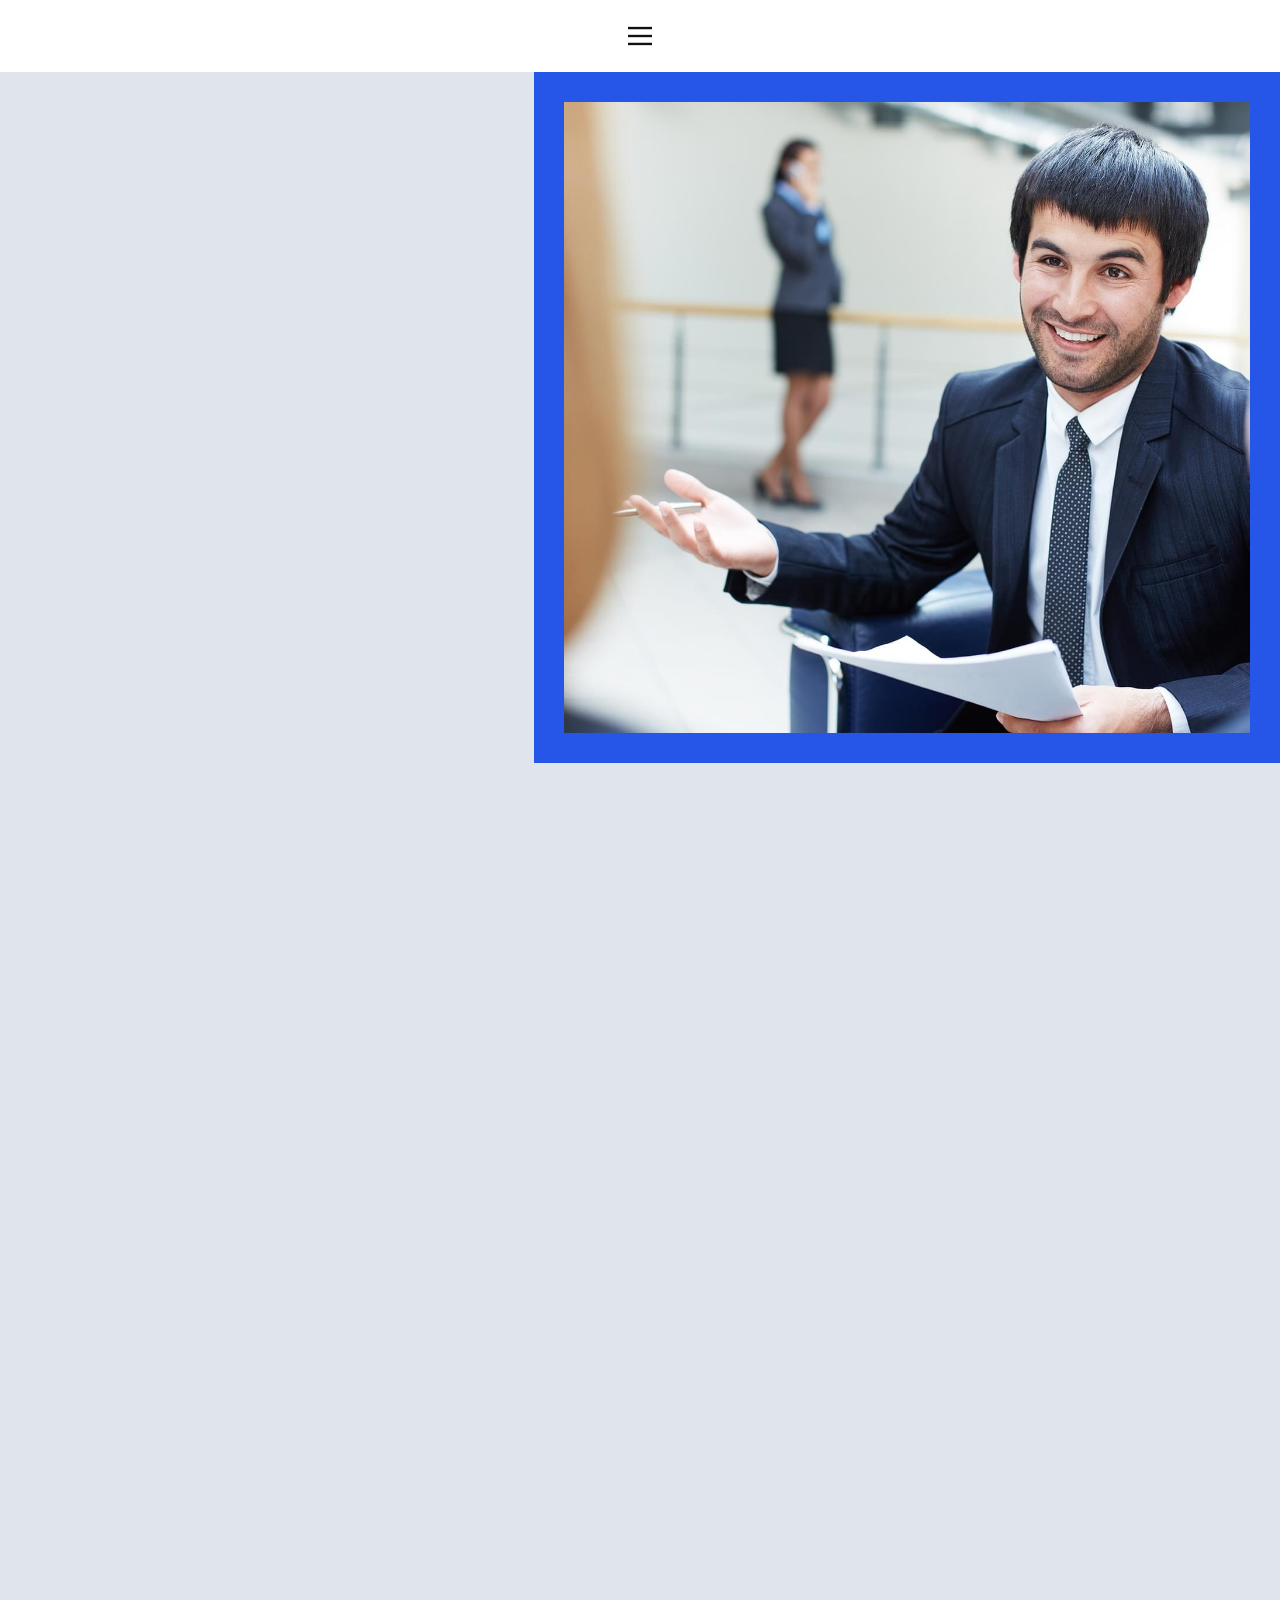
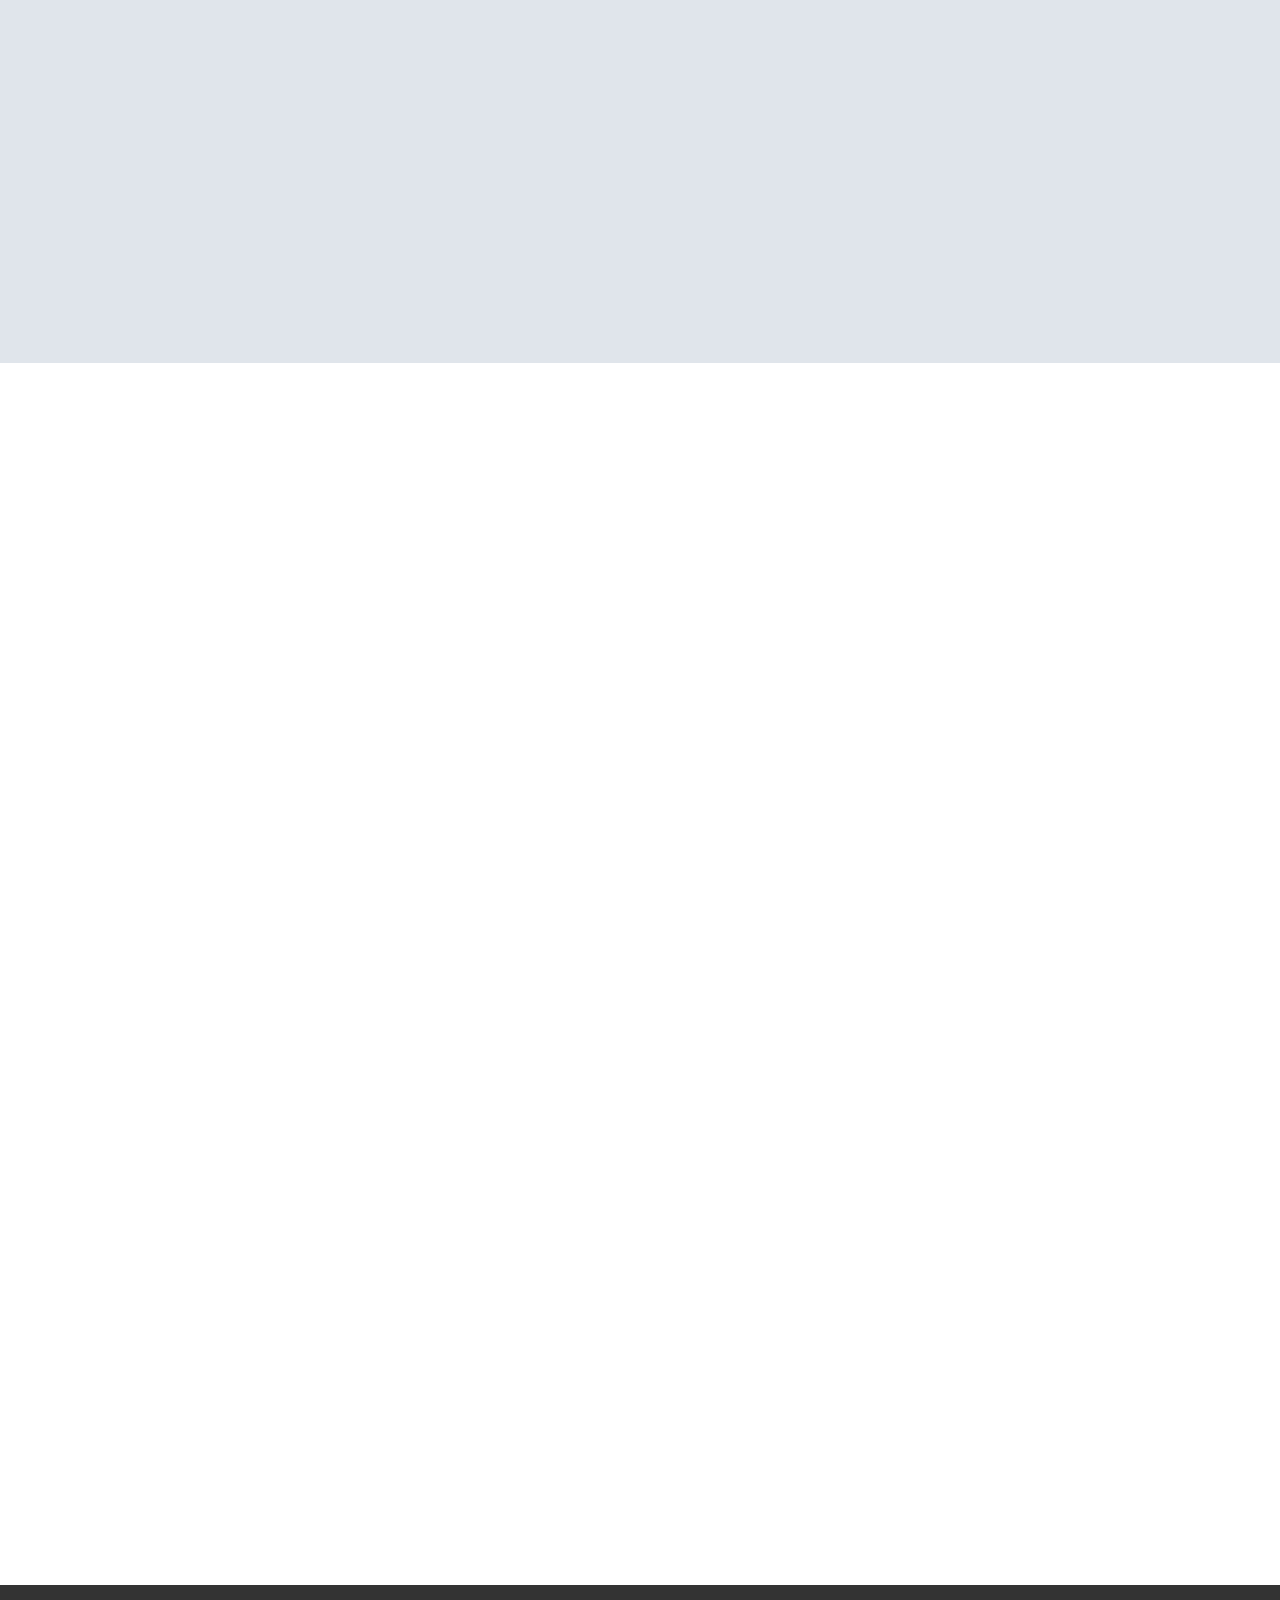
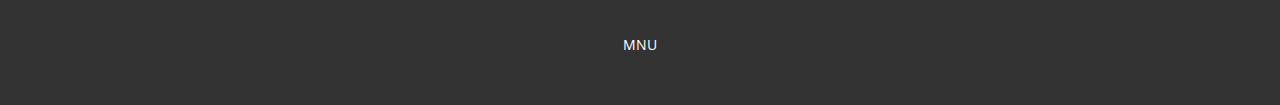
<file: Страница-2.html>
<!DOCTYPE html>
<html style="font-size: 16px;" lang="ru"><head>
    <meta name="viewport" content="width=device-width, initial-scale=1.0">
    <meta charset="utf-8">
    <meta name="keywords" content="​Building Success, ​Get more people outside, ​Move with purposeful urgency., ​We Believe in…, ​We only partner with people who want to challenge their sector, ​Future-Proofing Your Business, Contact Us">
    <meta name="description" content="">
    <title>Страница 2</title>
    <link rel="stylesheet" href="nicepage.css" media="screen">
<link rel="stylesheet" href="Страница-2.css" media="screen">
    <script class="u-script" type="text/javascript" src="jquery.js" defer=""></script>
    <script class="u-script" type="text/javascript" src="nicepage.js" defer=""></script>
    <meta name="generator" content="Nicepage 6.5.3, nicepage.com">
    <link id="u-theme-google-font" rel="stylesheet" href="https://fonts.googleapis.com/css?family=Roboto:100,100i,300,300i,400,400i,500,500i,700,700i,900,900i|Open+Sans:300,300i,400,400i,500,500i,600,600i,700,700i,800,800i">
    <link id="u-page-google-font" rel="stylesheet" href="https://fonts.googleapis.com/css?family=Montserrat:100,100i,200,200i,300,300i,400,400i,500,500i,600,600i,700,700i,800,800i,900,900i">
    
    
    
    
    
    <script type="application/ld+json">{
		"@context": "http://schema.org",
		"@type": "Organization",
		"name": ""
}</script>
    <meta name="theme-color" content="#2556e8">
    <meta property="og:title" content="Страница 2">
    <meta property="og:type" content="website">
  <meta data-intl-tel-input-cdn-path="intlTelInput/"></head>
  <body data-path-to-root="./" data-include-products="false" class="u-body u-xl-mode" data-lang="ru"><header class="u-align-center u-clearfix u-header u-header" id="sec-4db8"><div class="u-clearfix u-sheet u-sheet-1">
        <nav class="u-align-left u-menu u-menu-hamburger u-offcanvas u-menu-1" data-responsive-from="XL">
          <div class="menu-collapse">
            <a class="u-button-style u-nav-link" href="#" style="padding: 4px 0px; font-size: calc(1em + 8px);">
              <svg class="u-svg-link" preserveAspectRatio="xMidYMin slice" viewBox="0 0 302 302" style=""><use xmlns:xlink="http://www.w3.org/1999/xlink" xlink:href="#svg-5c50"></use></svg>
              <svg xmlns="http://www.w3.org/2000/svg" xmlns:xlink="http://www.w3.org/1999/xlink" version="1.1" id="svg-5c50" x="0px" y="0px" viewBox="0 0 302 302" style="enable-background:new 0 0 302 302;" xml:space="preserve" class="u-svg-content"><g><rect y="36" width="302" height="30"></rect><rect y="236" width="302" height="30"></rect><rect y="136" width="302" height="30"></rect>
</g><g></g><g></g><g></g><g></g><g></g><g></g><g></g><g></g><g></g><g></g><g></g><g></g><g></g><g></g><g></g></svg>
            </a>
          </div>
          <div class="u-nav-container">
            <ul class="u-nav u-unstyled u-nav-1"><li class="u-nav-item"><a class="u-button-style u-nav-link u-text-active-palette-1-base u-text-hover-palette-2-base" href="Главная.html" style="padding: 10px 20px;">Главная</a>
</li><li class="u-nav-item"><a class="u-button-style u-nav-link u-text-active-palette-1-base u-text-hover-palette-2-base" href="О-нас.html" style="padding: 10px 20px;">О нас</a>
</li><li class="u-nav-item"><a class="u-button-style u-nav-link u-text-active-palette-1-base u-text-hover-palette-2-base" href="Страница-1.html" style="padding: 10px 20px;">Страница 1</a>
</li><li class="u-nav-item"><a class="u-button-style u-nav-link u-text-active-palette-1-base u-text-hover-palette-2-base" href="Страница-2.html" style="padding: 10px 20px;">Страница 2</a>
</li><li class="u-nav-item"><a class="u-button-style u-nav-link u-text-active-palette-1-base u-text-hover-palette-2-base" href="Страница-3.html" style="padding: 10px 20px;">Страница 3</a>
</li></ul>
          </div>
          <div class="u-nav-container-collapse">
            <div class="u-align-center u-black u-container-style u-inner-container-layout u-opacity u-opacity-95 u-sidenav">
              <div class="u-inner-container-layout u-sidenav-overflow">
                <div class="u-menu-close"></div>
                <ul class="u-align-center u-nav u-popupmenu-items u-unstyled u-nav-2"><li class="u-nav-item"><a class="u-button-style u-nav-link" href="Главная.html">Главная</a>
</li><li class="u-nav-item"><a class="u-button-style u-nav-link" href="О-нас.html">О нас</a>
</li><li class="u-nav-item"><a class="u-button-style u-nav-link" href="Страница-1.html">Страница 1</a>
</li><li class="u-nav-item"><a class="u-button-style u-nav-link" href="Страница-2.html">Страница 2</a>
</li><li class="u-nav-item"><a class="u-button-style u-nav-link" href="Страница-3.html">Страница 3</a>
</li></ul>
              </div>
            </div>
            <div class="u-black u-menu-overlay u-opacity u-opacity-70"></div>
          </div>
        </nav>
      </div></header>
    <section class="u-clearfix u-palette-5-light-2 u-valign-middle-lg u-valign-middle-md u-valign-middle-sm u-valign-middle-xs u-section-1" id="carousel_83f3">
      <div class="data-layout-selected u-clearfix u-layout-wrap u-layout-wrap-1">
        <div class="u-layout">
          <div class="u-layout-row">
            <div class="u-container-align-left u-container-style u-layout-cell u-left-cell u-palette-1-base u-size-23-xl u-size-25-lg u-size-60-md u-size-60-sm u-size-60-xs u-layout-cell-1" data-animation-name="customAnimationIn" data-animation-duration="1500" data-animation-delay="750">
              <div class="u-container-layout u-container-layout-1">
                <h4 class="u-align-left u-text u-text-1">ВСЕ О</h4>
                <h1 class="u-align-left u-text u-text-2">ЮРИДИЧЕСКИХ ЛИЦАХ</h1>
              </div>
            </div>
            <div class="u-container-style u-layout-cell u-palette-1-base u-right-cell u-shape-rectangle u-size-35-lg u-size-37-xl u-size-60-md u-size-60-sm u-size-60-xs u-layout-cell-2" data-animation-name="customAnimationIn" data-animation-duration="1750" data-animation-delay="500">
              <div class="u-container-layout u-valign-bottom u-container-layout-2">
                <img class="u-expanded-width u-image u-image-1" src="images/errr.jpg" data-image-width="1405" data-image-height="1080">
              </div>
            </div>
          </div>
        </div>
      </div>
    </section>
    <section class="u-align-center u-clearfix u-container-align-center u-palette-5-light-2 u-section-2" src="" id="carousel_43cb">
      <img class="u-expanded-width u-image u-image-1" src="images/7897-min.jpg" data-image-width="1980" data-image-height="1322" data-animation-name="customAnimationIn" data-animation-duration="1500">
      <div class="u-list u-list-1">
        <div class="u-repeater u-repeater-1">
          <div class="u-align-left u-container-align-left u-container-style u-list-item u-palette-1-base u-repeater-item u-list-item-1" data-animation-name="customAnimationIn" data-animation-duration="1500" data-animation-delay="500">
            <div class="u-container-layout u-similar-container u-valign-top u-container-layout-1">
              <h3 class="u-align-left u-text u-text-default u-text-1"> Создание юридических лиц в Республике Казахстан</h3>
              <p class="u-align-left u-text u-text-default u-text-2"> Процесс создания юридических лиц в Казахстане регулируется законодательством о юридических лицах. Для осуществления деятельности юридическое лицо должно быть зарегистрировано в установленном порядке и иметь учредительные документы, которые определяют его правовой статус, организационно-правовую форму, уставной капитал и другие важные аспекты.<br>
              </p>
            </div>
          </div>
          <div class="u-align-left u-container-align-left u-container-style u-list-item u-palette-1-base u-repeater-item u-video-cover u-list-item-2" data-animation-name="customAnimationIn" data-animation-duration="1500" data-animation-delay="500">
            <div class="u-container-layout u-similar-container u-valign-top u-container-layout-2">
              <h3 class="u-align-left u-text u-text-default u-text-3"> Виды юридических лиц в Республике Казахстан</h3>
              <p class="u-align-left u-text u-text-default u-text-4"> В Казахстане существует несколько видов юридических лиц, таких как акционерные общества, общества с ограниченной ответственностью, товарищества и другие. Каждая из этих форм имеет свои особенности в организации управления, права и обязанности участников, а также процедуры принятия решений.</p>
            </div>
          </div>
          <div class="u-align-left u-container-align-left u-container-style u-list-item u-palette-1-base u-repeater-item u-video-cover u-list-item-3" data-animation-name="customAnimationIn" data-animation-duration="1500" data-animation-delay="750">
            <div class="u-container-layout u-similar-container u-valign-top u-container-layout-3">
              <h3 class="u-align-left u-text u-text-default u-text-5">Учредительные документы и уставы юридических лиц </h3>
              <p class="u-align-left u-text u-text-default u-text-6"> Учредительные документы и уставы являются основополагающими документами для любого юридического лица. Они определяют цели и задачи компании, права и обязанности участников, порядок принятия решений, процедуры распределения прибыли и другие важные аспекты.</p>
            </div>
          </div>
          <div class="u-align-left u-container-align-left u-container-style u-list-item u-palette-1-base u-repeater-item u-video-cover u-list-item-4" data-animation-name="customAnimationIn" data-animation-duration="1500" data-animation-delay="750">
            <div class="u-container-layout u-similar-container u-valign-top u-container-layout-4">
              <h3 class="u-align-left u-text u-text-default u-text-7"> Управление и контроль в юридических лицах</h3>
              <p class="u-align-left u-text u-text-default u-text-8"> Управление и контроль в юридических лицах осуществляются в соответствии с законодательством РК и уставом компании. Управление может осуществляться различными органами компании: общим собранием участников, советом директоров, исполнительными органами и другими. Контроль за деятельностью компании может осуществляться внутренними или внешними аудиторами, ревизионными комиссиями и другими.</p>
            </div>
          </div>
        </div>
      </div>
    </section>
    <section class="u-clearfix u-white u-section-3" id="carousel_33c9">
      <div class="u-expanded-width u-palette-5-light-2 u-shape u-shape-rectangle u-shape-1" data-animation-name="customAnimationIn" data-animation-duration="1500"></div>
      <div class="custom-expanded u-palette-1-base u-shape u-shape-rectangle u-shape-2" data-animation-name="flipIn" data-animation-duration="1500" data-animation-delay="500" data-animation-direction="X"></div>
      <img src="images/group-people-working-min.jpg" class="u-align-left u-image u-image-1" data-image-width="1023" data-image-height="700" data-animation-name="customAnimationIn" data-animation-duration="1500" data-animation-delay="500">
      <div class="u-align-left u-container-align-center-sm u-container-align-center-xs u-container-align-left-lg u-container-align-left-md u-container-align-left-xl u-container-style u-group u-white u-group-1" data-animation-name="customAnimationIn" data-animation-duration="1500" data-animation-delay="500">
        <div class="u-container-layout u-container-layout-1">
          <h2 class="u-align-center-sm u-align-center-xs u-align-left-lg u-align-left-md u-align-left-xl u-text u-text-1"> ЗАКЛЮЧЕНИЕ</h2>
          <p class="u-align-center-sm u-align-center-xs u-align-left-lg u-align-left-md u-align-left-xl u-text u-text-2"> Корпоративное право в Республике Казахстан играет важную роль в развитии экономики и обеспечении законности в деятельности юридических лиц. Законодательство РК стремится к совершенствованию нормативных актов, регулирующих корпоративные отношения, с целью обеспечения стабильности и прозрачности бизнес-среды. </p>
        </div>
      </div>
    </section>
    
    
    
    <footer class="u-align-center u-clearfix u-footer u-grey-80 u-footer" id="sec-60a6"><div class="u-clearfix u-sheet u-sheet-1">
        <p class="u-small-text u-text u-text-variant u-text-1">MNU </p>
      </div></footer>

  
</body></html>
</file>
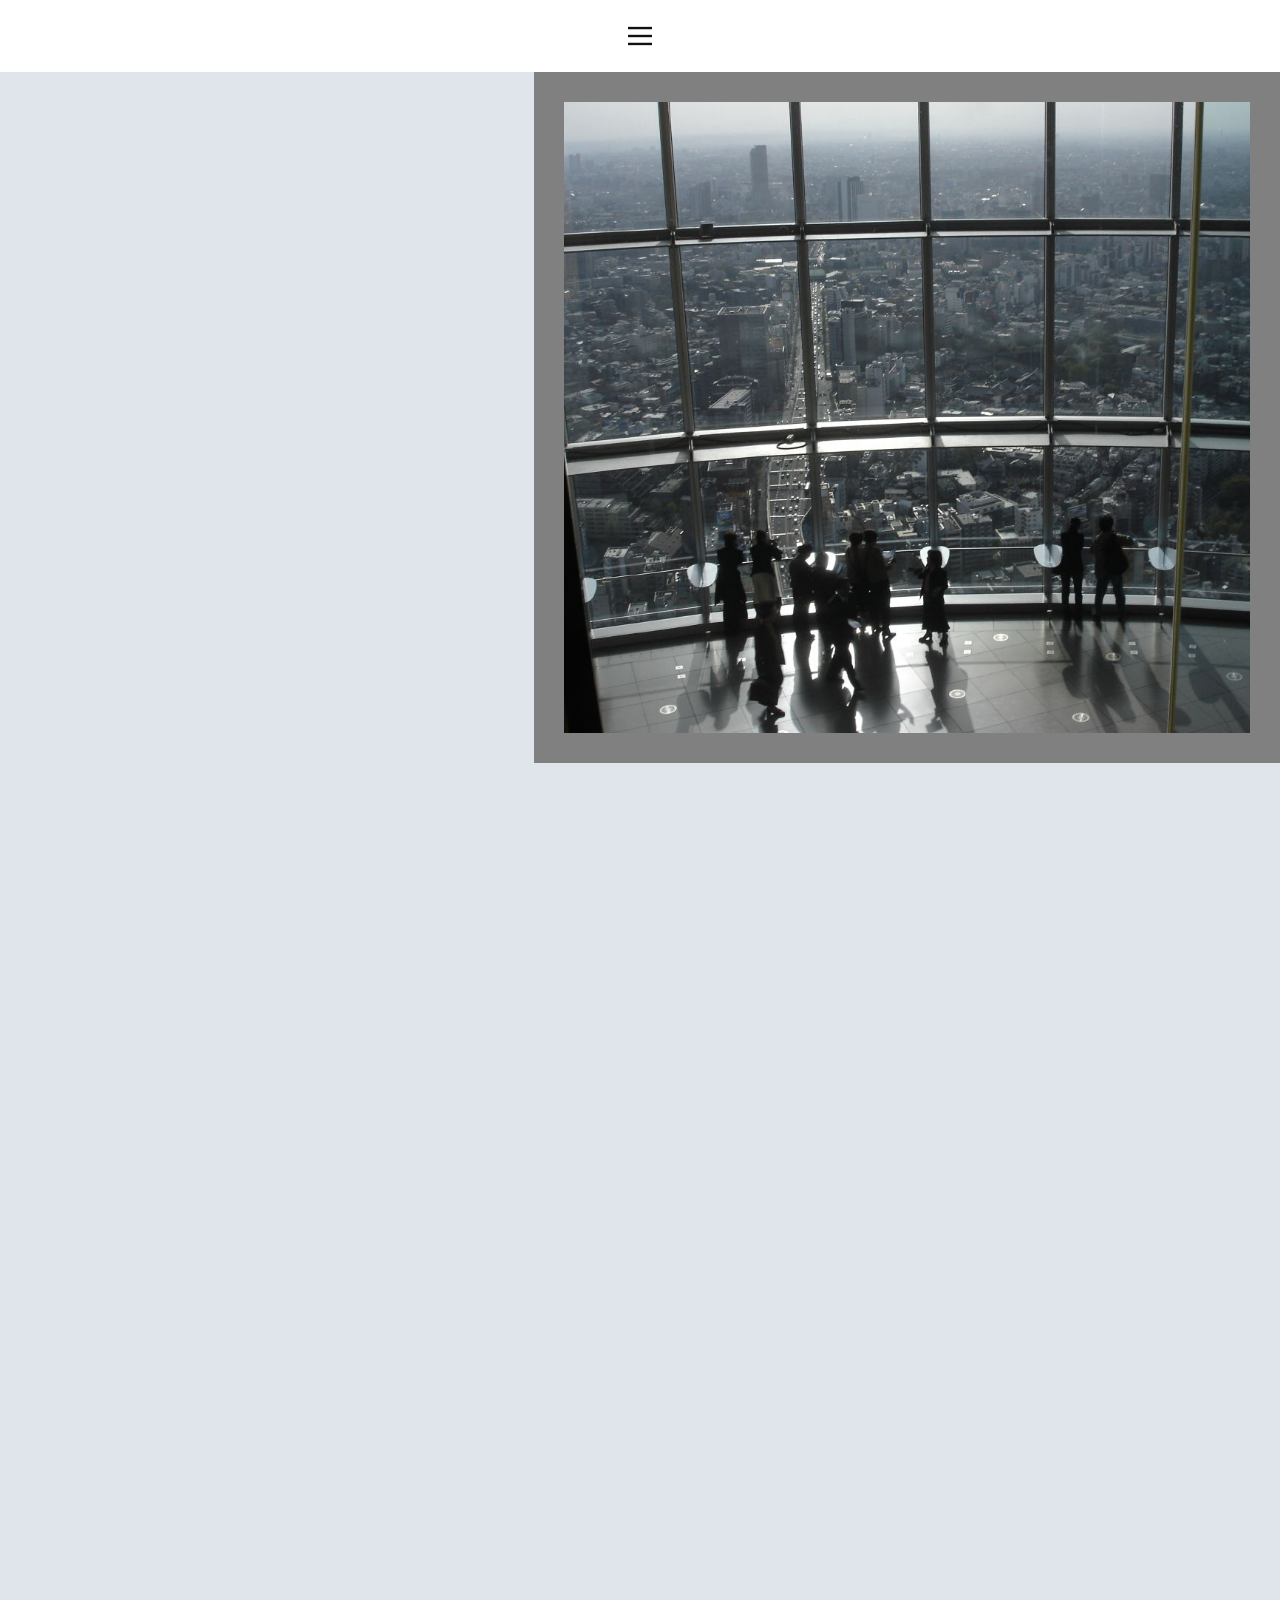
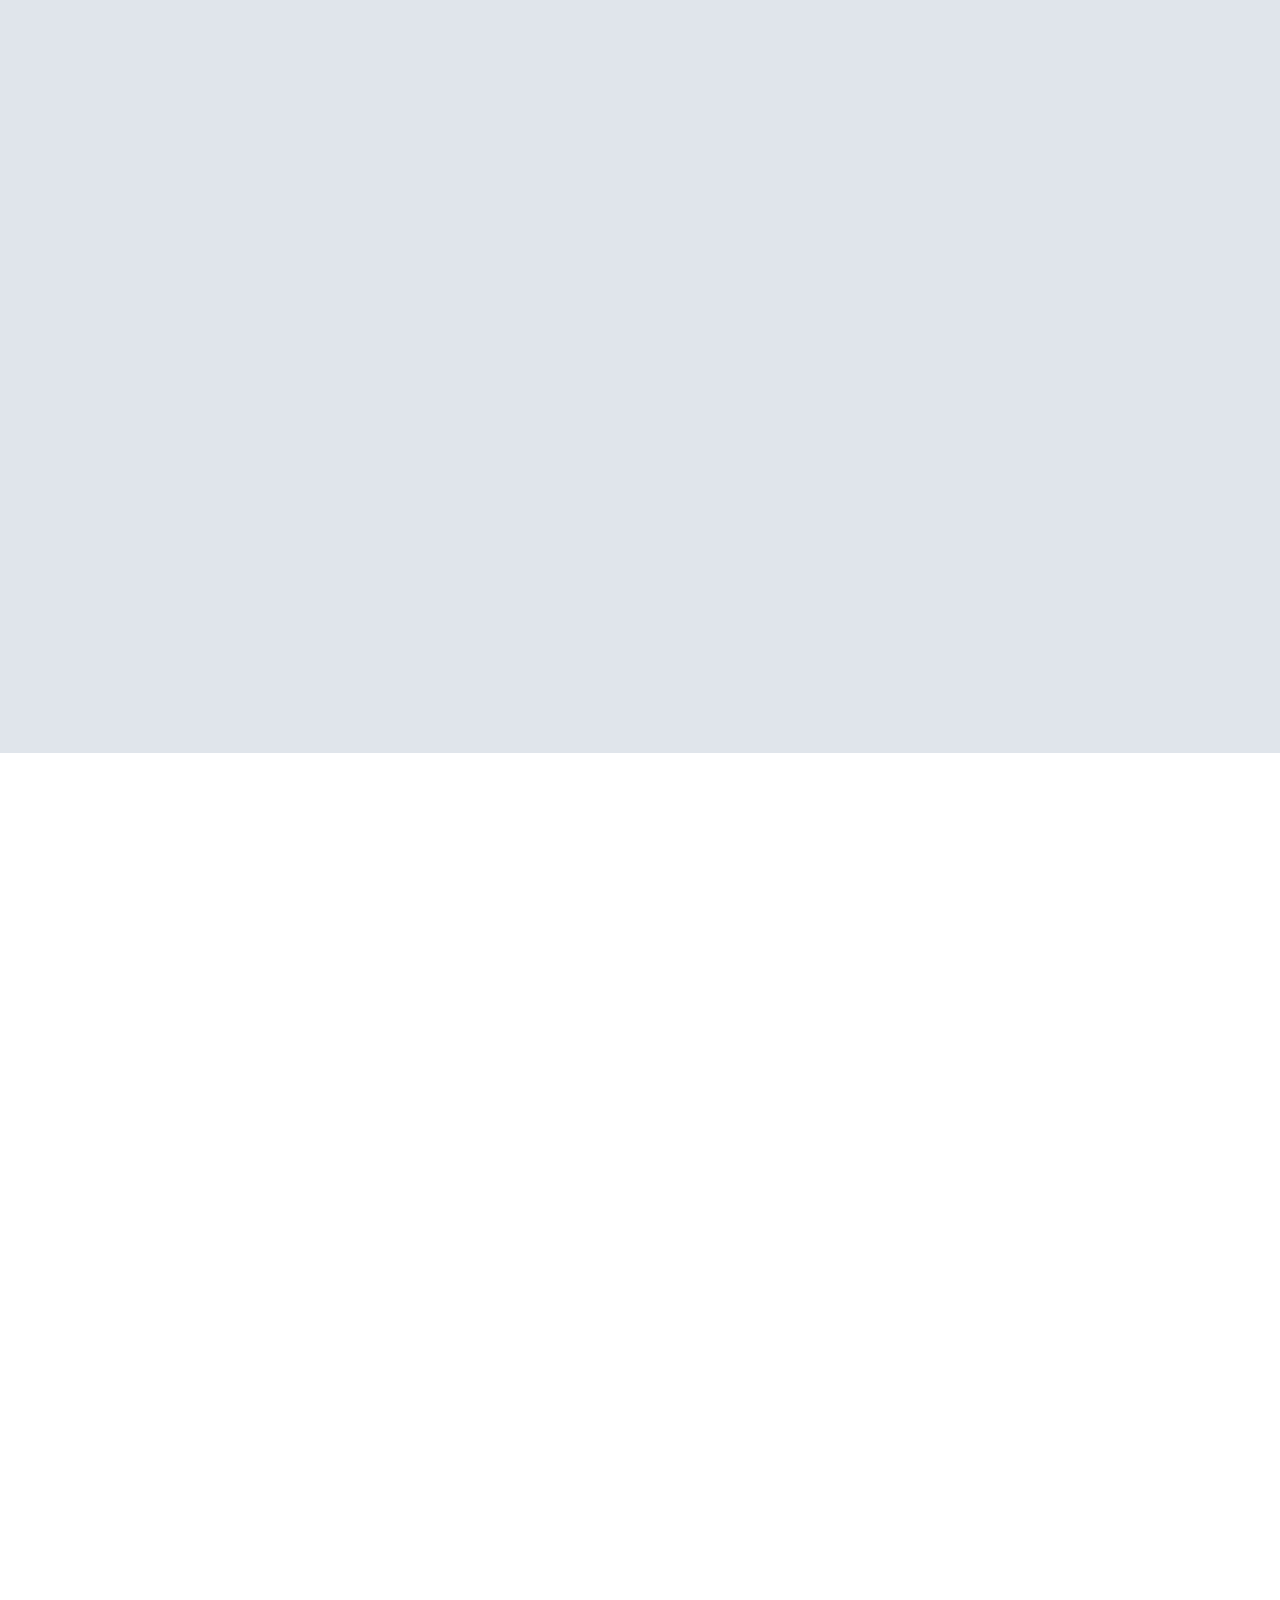
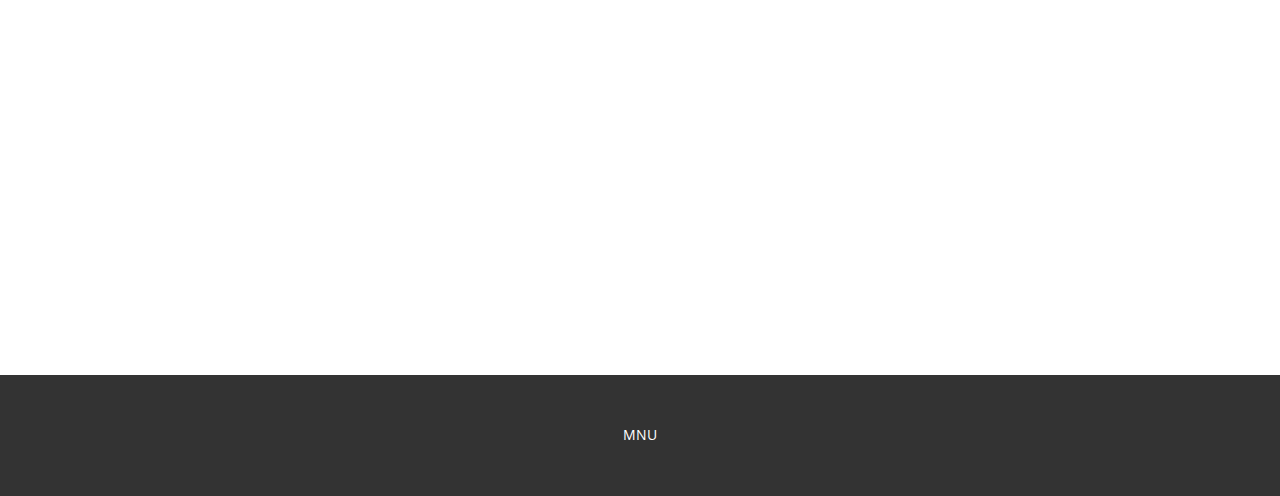
<file: Страница-3.html>
<!DOCTYPE html>
<html style="font-size: 16px;" lang="ru"><head>
    <meta name="viewport" content="width=device-width, initial-scale=1.0">
    <meta charset="utf-8">
    <meta name="keywords" content="​Building Success, ​Get more people outside, ​Move with purposeful urgency., ​We Believe in…, ​We only partner with people who want to challenge their sector, ​Future-Proofing Your Business, Contact Us">
    <meta name="description" content="">
    <title>Страница 3</title>
    <link rel="stylesheet" href="nicepage.css" media="screen">
<link rel="stylesheet" href="Страница-3.css" media="screen">
    <script class="u-script" type="text/javascript" src="jquery.js" defer=""></script>
    <script class="u-script" type="text/javascript" src="nicepage.js" defer=""></script>
    <meta name="generator" content="Nicepage 6.5.3, nicepage.com">
    <link id="u-theme-google-font" rel="stylesheet" href="https://fonts.googleapis.com/css?family=Roboto:100,100i,300,300i,400,400i,500,500i,700,700i,900,900i|Open+Sans:300,300i,400,400i,500,500i,600,600i,700,700i,800,800i">
    <link id="u-page-google-font" rel="stylesheet" href="https://fonts.googleapis.com/css?family=Montserrat:100,100i,200,200i,300,300i,400,400i,500,500i,600,600i,700,700i,800,800i,900,900i">
    
    
    
    
    
    <script type="application/ld+json">{
		"@context": "http://schema.org",
		"@type": "Organization",
		"name": ""
}</script>
    <meta name="theme-color" content="#2556e8">
    <meta property="og:title" content="Страница 3">
    <meta property="og:type" content="website">
  <meta data-intl-tel-input-cdn-path="intlTelInput/"></head>
  <body data-path-to-root="./" data-include-products="false" class="u-body u-xl-mode" data-lang="ru"><header class="u-align-center u-clearfix u-header u-header" id="sec-4db8"><div class="u-clearfix u-sheet u-sheet-1">
        <nav class="u-align-left u-menu u-menu-hamburger u-offcanvas u-menu-1" data-responsive-from="XL">
          <div class="menu-collapse">
            <a class="u-button-style u-nav-link" href="#" style="padding: 4px 0px; font-size: calc(1em + 8px);">
              <svg class="u-svg-link" preserveAspectRatio="xMidYMin slice" viewBox="0 0 302 302" style=""><use xmlns:xlink="http://www.w3.org/1999/xlink" xlink:href="#svg-5c50"></use></svg>
              <svg xmlns="http://www.w3.org/2000/svg" xmlns:xlink="http://www.w3.org/1999/xlink" version="1.1" id="svg-5c50" x="0px" y="0px" viewBox="0 0 302 302" style="enable-background:new 0 0 302 302;" xml:space="preserve" class="u-svg-content"><g><rect y="36" width="302" height="30"></rect><rect y="236" width="302" height="30"></rect><rect y="136" width="302" height="30"></rect>
</g><g></g><g></g><g></g><g></g><g></g><g></g><g></g><g></g><g></g><g></g><g></g><g></g><g></g><g></g><g></g></svg>
            </a>
          </div>
          <div class="u-nav-container">
            <ul class="u-nav u-unstyled u-nav-1"><li class="u-nav-item"><a class="u-button-style u-nav-link u-text-active-palette-1-base u-text-hover-palette-2-base" href="Главная.html" style="padding: 10px 20px;">Главная</a>
</li><li class="u-nav-item"><a class="u-button-style u-nav-link u-text-active-palette-1-base u-text-hover-palette-2-base" href="О-нас.html" style="padding: 10px 20px;">О нас</a>
</li><li class="u-nav-item"><a class="u-button-style u-nav-link u-text-active-palette-1-base u-text-hover-palette-2-base" href="Страница-1.html" style="padding: 10px 20px;">Страница 1</a>
</li><li class="u-nav-item"><a class="u-button-style u-nav-link u-text-active-palette-1-base u-text-hover-palette-2-base" href="Страница-2.html" style="padding: 10px 20px;">Страница 2</a>
</li><li class="u-nav-item"><a class="u-button-style u-nav-link u-text-active-palette-1-base u-text-hover-palette-2-base" href="Страница-3.html" style="padding: 10px 20px;">Страница 3</a>
</li></ul>
          </div>
          <div class="u-nav-container-collapse">
            <div class="u-align-center u-black u-container-style u-inner-container-layout u-opacity u-opacity-95 u-sidenav">
              <div class="u-inner-container-layout u-sidenav-overflow">
                <div class="u-menu-close"></div>
                <ul class="u-align-center u-nav u-popupmenu-items u-unstyled u-nav-2"><li class="u-nav-item"><a class="u-button-style u-nav-link" href="Главная.html">Главная</a>
</li><li class="u-nav-item"><a class="u-button-style u-nav-link" href="О-нас.html">О нас</a>
</li><li class="u-nav-item"><a class="u-button-style u-nav-link" href="Страница-1.html">Страница 1</a>
</li><li class="u-nav-item"><a class="u-button-style u-nav-link" href="Страница-2.html">Страница 2</a>
</li><li class="u-nav-item"><a class="u-button-style u-nav-link" href="Страница-3.html">Страница 3</a>
</li></ul>
              </div>
            </div>
            <div class="u-black u-menu-overlay u-opacity u-opacity-70"></div>
          </div>
        </nav>
      </div></header>
    <section class="u-clearfix u-palette-5-light-2 u-valign-middle-lg u-valign-middle-md u-valign-middle-sm u-valign-middle-xs u-section-1" id="carousel_83f3">
      <div class="data-layout-selected u-clearfix u-layout-wrap u-layout-wrap-1">
        <div class="u-layout">
          <div class="u-layout-row">
            <div class="u-container-style u-grey-70 u-layout-cell u-left-cell u-size-23-xl u-size-25-lg u-size-60-md u-size-60-sm u-size-60-xs u-layout-cell-1" data-animation-name="customAnimationIn" data-animation-duration="1500" data-animation-delay="750">
              <div class="u-container-layout u-container-layout-1">
                <h1 class="u-align-left u-text u-text-1"> Акции: виды и права акционеров в Казахстане<br>
                </h1>
              </div>
            </div>
            <div class="u-container-style u-grey-50 u-layout-cell u-right-cell u-shape-rectangle u-size-35-lg u-size-37-xl u-size-60-md u-size-60-sm u-size-60-xs u-layout-cell-2" data-animation-name="customAnimationIn" data-animation-duration="1750" data-animation-delay="500">
              <div class="u-container-layout u-valign-bottom u-container-layout-2">
                <img class="u-expanded-width u-image u-image-1" src="images/901025898-01.jpeg" data-image-width="1280" data-image-height="853">
              </div>
            </div>
          </div>
        </div>
      </div>
    </section>
    <section class="u-align-center u-clearfix u-container-align-center u-palette-5-light-2 u-section-2" src="" id="carousel_43cb">
      <img class="u-expanded-width u-image u-image-1" src="images/901025898-02.jpeg" data-image-width="682" data-image-height="511" data-animation-name="customAnimationIn" data-animation-duration="1500">
      <div class="u-list u-list-1">
        <div class="u-repeater u-repeater-1">
          <div class="u-align-left u-container-align-left u-container-style u-grey-60 u-list-item u-repeater-item u-list-item-1" data-animation-name="customAnimationIn" data-animation-duration="1500" data-animation-delay="500">
            <div class="u-container-layout u-similar-container u-valign-top u-container-layout-1">
              <h3 class="u-align-left u-text u-text-default u-text-1"> *Обыкновенные акции:*</h3>
              <p class="u-align-left u-text u-text-default u-text-2"> * Предоставляют право голоса на общем собрании акционеров.<br> * Дают право на получение дивидендов.<br> * Обеспечивают право на участие в распределении имущества АО при его ликвидации.<br>
              </p>
            </div>
          </div>
          <div class="u-align-left u-container-align-left u-container-style u-grey-60 u-list-item u-repeater-item u-video-cover u-list-item-2" data-animation-name="customAnimationIn" data-animation-duration="1500" data-animation-delay="500">
            <div class="u-container-layout u-similar-container u-valign-top u-container-layout-2">
              <h3 class="u-align-left u-text u-text-default u-text-3"> *Привилегированные акции:*</h3>
              <p class="u-align-left u-text u-text-default u-text-4"> * Могут предоставлять право голоса на общем собрании акционеров по ограниченному кругу вопросов.<br> * *Гарантируют* право на получение фиксированного дивиденда (независимо от прибыли АО).<br> * *Обеспечивают* преимущественное право на получение части имущества АО при его ликвидации.
              </p>
            </div>
          </div>
          <div class="u-align-left u-container-align-left u-container-style u-grey-60 u-list-item u-repeater-item u-video-cover u-list-item-3" data-animation-name="customAnimationIn" data-animation-duration="1500" data-animation-delay="750">
            <div class="u-container-layout u-similar-container u-valign-top u-container-layout-3">
              <h3 class="u-align-left u-text u-text-default u-text-5"> *Права акционеров:*<br>
              </h3>
              <p class="u-align-left u-text u-text-default u-text-6"> * *Участие в управлении АО:*<br> * *Голосование* на общем собрании акционеров по вопросам деятельности АО.<br> * *Избрание* в органы управления АО.<br> * *Обжалование* решений органов управления АО.<br>* *Получение дивидендов:*<br> * *Право* на получение части прибыли АО, распределяемой в виде дивидендов.
              </p>
            </div>
          </div>
          <div class="u-align-left u-container-align-left u-container-style u-grey-60 u-list-item u-repeater-item u-video-cover u-list-item-4" data-animation-name="customAnimationIn" data-animation-duration="1500" data-animation-delay="750">
            <div class="u-container-layout u-similar-container u-valign-top u-container-layout-4">
              <h3 class="u-align-left u-text u-text-default u-text-7"> *Права акционеров:*</h3>
              <p class="u-align-left u-text u-text-default u-text-8"> * *Размер* дивиденда зависит от типа акции и объявленной АО дивидендной политики.<br>* *Участие в распределении имущества АО при его ликвидации:*<br> * *Право* на получение части имущества АО, пропорциональной количеству акций, находящихся в собственности акционера.
              </p>
            </div>
          </div>
        </div>
      </div>
    </section>
    <section class="u-clearfix u-white u-section-3" id="carousel_33c9">
      <div class="u-expanded-width u-palette-5-light-2 u-shape u-shape-rectangle u-shape-1" data-animation-name="customAnimationIn" data-animation-duration="1500"></div>
      <div class="custom-expanded u-grey-60 u-shape u-shape-rectangle u-shape-2" data-animation-name="flipIn" data-animation-duration="1500" data-animation-delay="500" data-animation-direction="X"></div>
      <img src="images/901025898-0.jpeg" class="u-align-left u-image u-image-1" data-image-width="400" data-image-height="300" data-animation-name="customAnimationIn" data-animation-duration="1500" data-animation-delay="500">
      <div class="u-align-left u-container-align-center-sm u-container-align-center-xs u-container-align-left-lg u-container-align-left-md u-container-align-left-xl u-container-style u-group u-white u-group-1" data-animation-name="customAnimationIn" data-animation-duration="1500" data-animation-delay="500">
        <div class="u-container-layout u-container-layout-1">
          <h2 class="u-align-center-sm u-align-center-xs u-align-left-lg u-align-left-md u-align-left-xl u-text u-text-1"> ЗАКЛЮЧЕНИЕ</h2>
          <p class="u-align-center-sm u-align-center-xs u-align-left-lg u-align-left-md u-align-left-xl u-text u-text-2"> *Акция* – это ценная бумага, удостоверяющая права акционера на участие в управлении акционерным обществом (АО), получение дивидендов и части имущества АО при его ликвидации.<br>
            <br>Права, предоставляемые акциями,&nbsp; определяются уставом АО и законодательством Республики Казахстан.<br>Владение акциями не всегда гарантирует получение прибыли.<br>Инвестирование в акции сопряжено с рисками.<br>
          </p>
        </div>
      </div>
    </section>
    
    
    
    <footer class="u-align-center u-clearfix u-footer u-grey-80 u-footer" id="sec-60a6"><div class="u-clearfix u-sheet u-sheet-1">
        <p class="u-small-text u-text u-text-variant u-text-1">MNU </p>
      </div></footer>
  
</body></html>
</file>
